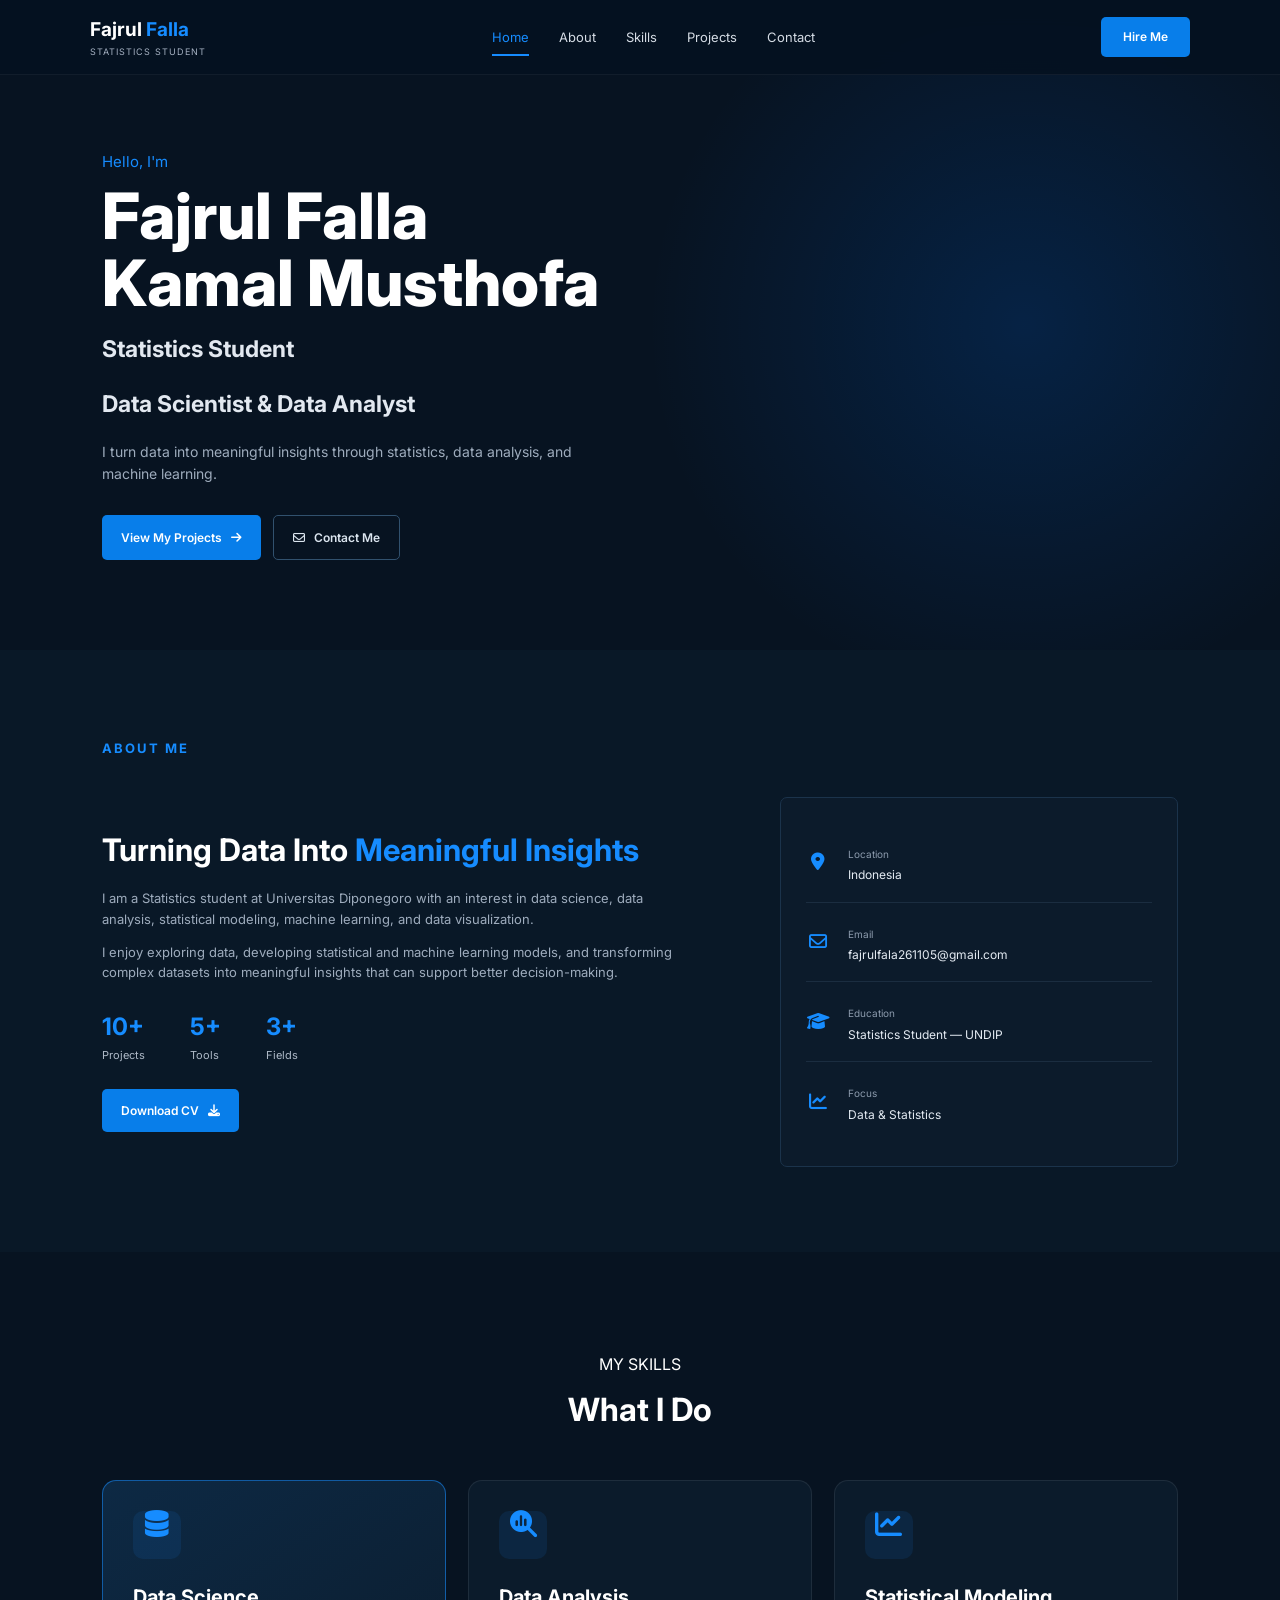
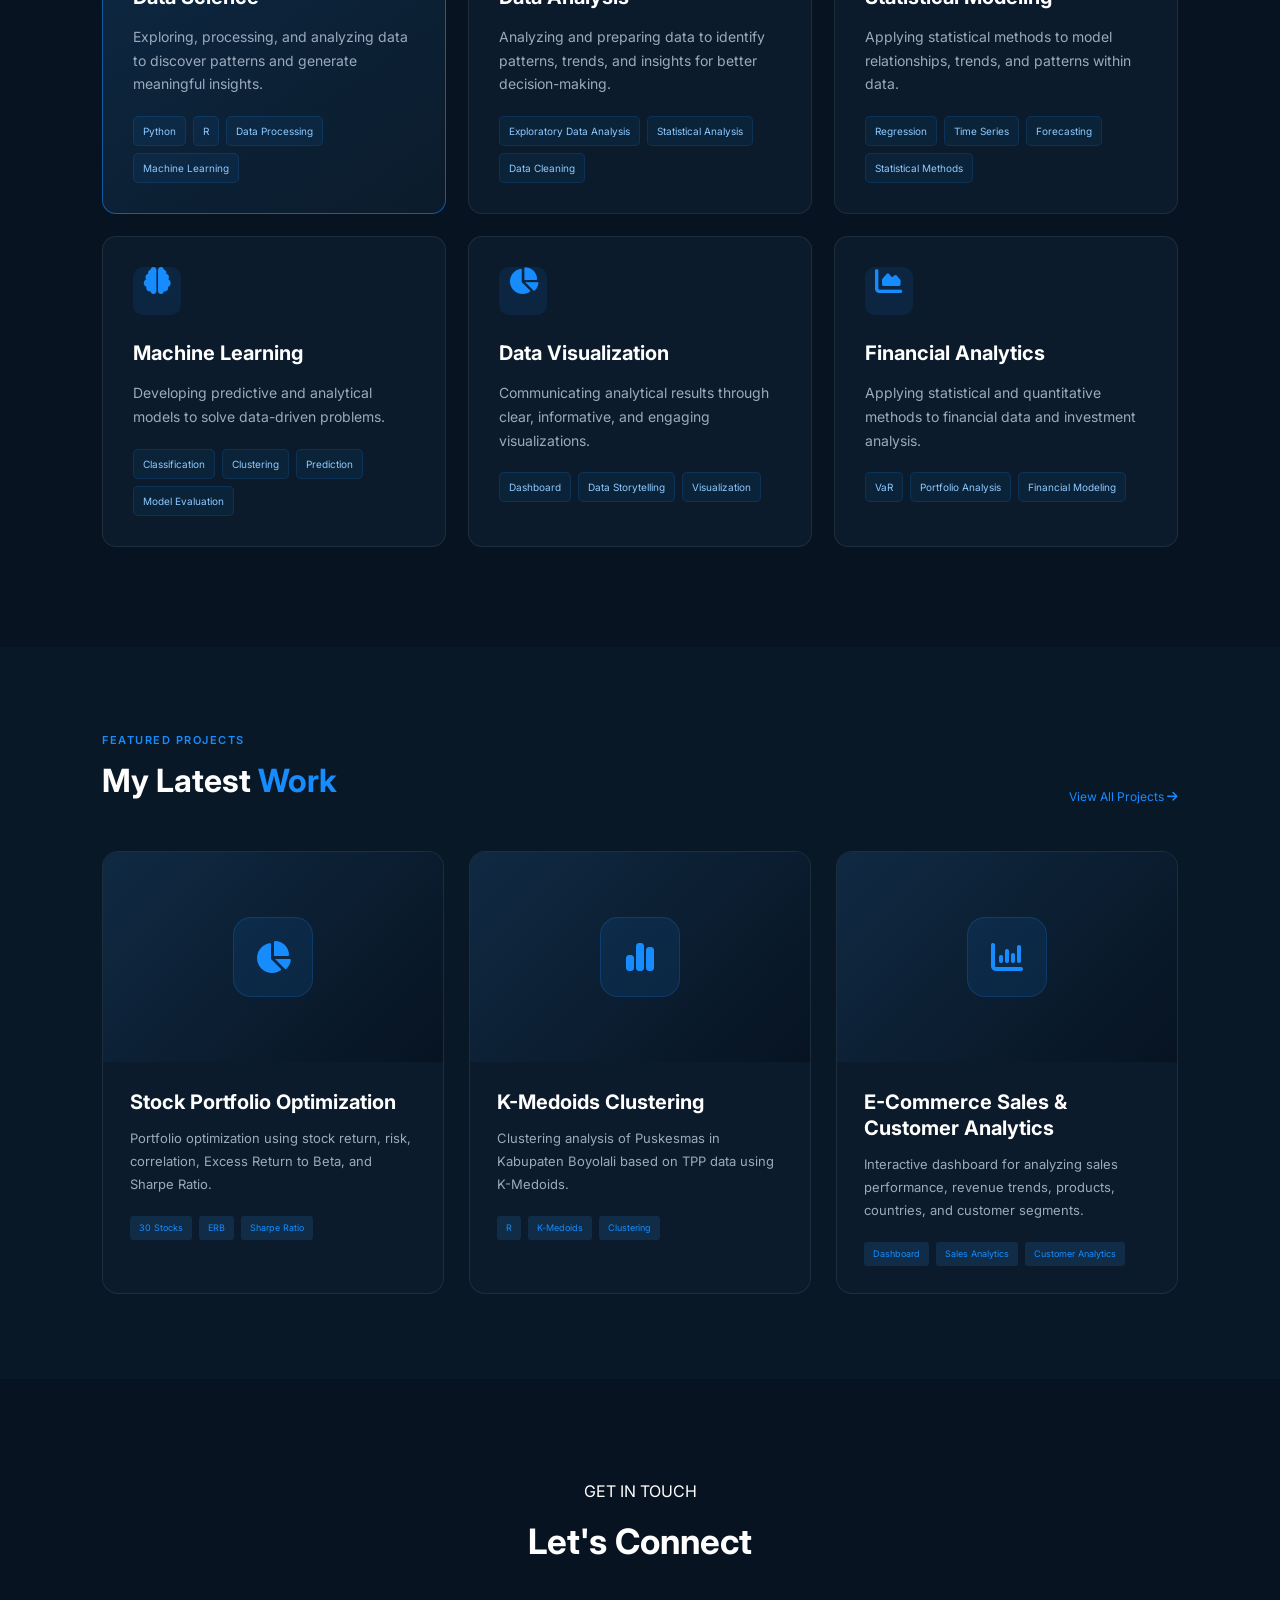
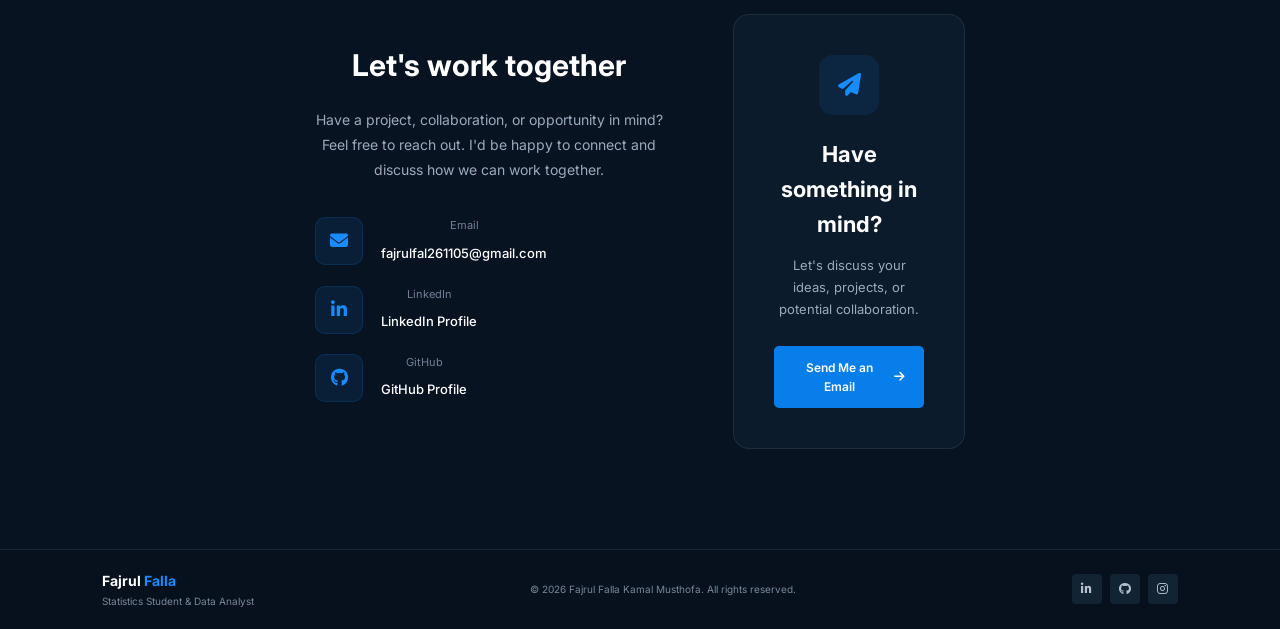
<file: index.html>
<!DOCTYPE html>
<html lang="en">
<head>
    <meta charset="UTF-8">
    <meta name="viewport" content="width=device-width, initial-scale=1.0">

    <title>Fajrul Falla Kamal Musthofa | Portfolio</title>

    <link rel="stylesheet" href="style.css">

    <!-- Google Font -->
    <link rel="preconnect" href="https://fonts.googleapis.com">
    <link rel="preconnect" href="https://fonts.gstatic.com" crossorigin>
    <link href="https://fonts.googleapis.com/css2?family=Inter:wght@400;500;600;700;800&display=swap" rel="stylesheet">

    <!-- Icons -->
    <link rel="stylesheet"
          href="https://cdnjs.cloudflare.com/ajax/libs/font-awesome/6.5.2/css/all.min.css">
</head>

<body>

    <!-- ================= NAVBAR ================= -->

    <header class="navbar">

        <div class="logo">
            <h2>Fajrul <span>Falla</span></h2>
            <p>STATISTICS STUDENT</p>
        </div>

        <nav class="nav-menu">
            <a href="#home" class="active">Home</a>
            <a href="#about">About</a>
            <a href="#skills">Skills</a>
            <a href="#projects">Projects</a>
            <a href="#contact">Contact</a>
        </nav>

        <a href="#contact" class="nav-button">
            Hire Me
        </a>

    </header>


    <!-- ================= HERO ================= -->

    <section id="home" class="hero">

        <div class="hero-content">

            <p class="hello">Hello, I'm</p>

            <h1>
                Fajrul Falla<br>
                Kamal Musthofa
            </h1>

            <h2>
                Statistics Student 
            </h2>

            <h2>
                Data Scientist & Data Analyst
            </h2>

            <p class="hero-description">
                I turn data into meaningful insights through statistics,
                data analysis, and machine learning.
            </p>

            <div class="hero-buttons">

                <a href="#projects" class="btn primary">
                    View My Projects
                    <i class="fa-solid fa-arrow-right"></i>
                </a>

                <a href="#contact" class="btn secondary">
                    <i class="fa-regular fa-envelope"></i>
                    Contact Me
                </a>

            </div>

        </div>

    </section>


    <!-- ================= ABOUT ================= -->

    <section id="about" class="section about">

        <div class="section-label">
            ABOUT ME
        </div>

        <div class="about-container">

            <div class="about-text">

                <h2>
                    Turning Data Into
                    <span>Meaningful Insights</span>
                </h2>

                <p>
                    I am a Statistics student at Universitas Diponegoro with an interest
                    in data science, data analysis, statistical modeling, machine learning,
                    and data visualization.
                </p>

                <p>
                    I enjoy exploring data, developing statistical and machine learning
                    models, and transforming complex datasets into meaningful insights
                    that can support better decision-making.
                </p>

                <div class="stats">

                    <div>
                        <strong>10+</strong>
                        <span>Projects</span>
                    </div>

                    <div>
                        <strong>5+</strong>
                        <span>Tools</span>
                    </div>

                    <div>
                        <strong>3+</strong>
                        <span>Fields</span>
                    </div>

                </div>

                <a href="./assets/CV Fajrul Falla Kamal Musthofa.pdf" class="btn primary">
                    Download CV
                    <i class="fa-solid fa-download"></i>
                </a>

            </div>


            <!-- INFO CARD -->

            <div class="info-card">

                <div class="info-item">

                    <i class="fa-solid fa-location-dot"></i>

                    <div>
                        <span>Location</span>
                        <p>Indonesia</p>
                    </div>

                </div>


                <div class="info-item">

                    <i class="fa-regular fa-envelope"></i>

                    <div>
                        <span>Email</span>
                        <p>fajrulfala261105@gmail.com</p>
                    </div>

                </div>


                <div class="info-item">

                    <i class="fa-solid fa-graduation-cap"></i>

                    <div>
                        <span>Education</span>
                        <p>Statistics Student — UNDIP</p>
                    </div>

                </div>


                <div class="info-item">

                    <i class="fa-solid fa-chart-line"></i>

                    <div>
                        <span>Focus</span>
                        <p>Data & Statistics</p>
                    </div>

                </div>

            </div>

        </div>

    </section>


    <!-- ================= SKILLS ================= -->

    <section id="skills" class="skills">
    <div class="section-container">

        <div class="section-title">
            <span>MY SKILLS</span>
            <h2>What I Do</h2>
        </div>

        <div class="skills-grid">

            <!-- Data Science -->
            <div class="skill-card featured">
                <div class="skill-icon">
                    <i class="fas fa-database"></i>
                </div>

                <h3>Data Science</h3>

                <p>
                    Exploring, processing, and analyzing data to discover
                    patterns and generate meaningful insights.
                </p>

                <div class="skill-tags">
                    <span>Python</span>
                    <span>R</span>
                    <span>Data Processing</span>
                    <span>Machine Learning</span>
                </div>
            </div>

            <!-- Data Analysis -->
            <div class="skill-card">
                <div class="skill-icon">
                    <i class="fas fa-magnifying-glass-chart"></i>
                </div>

                <h3>Data Analysis</h3>

                <p>
                    Analyzing and preparing data to identify patterns,
                    trends, and insights for better decision-making.
                </p>

                <div class="skill-tags">
                    <span>Exploratory Data Analysis</span>
                    <span>Statistical Analysis</span>
                    <span>Data Cleaning</span>
                </div>
            </div>

            <!-- Statistical Modeling -->
            <div class="skill-card">
                <div class="skill-icon">
                    <i class="fas fa-chart-line"></i>
                </div>

                <h3>Statistical Modeling</h3>

                <p>
                    Applying statistical methods to model relationships,
                    trends, and patterns within data.
                </p>

                <div class="skill-tags">
                    <span>Regression</span>
                    <span>Time Series</span>
                    <span>Forecasting</span>
                    <span>Statistical Methods</span>
                </div>
            </div>

            <!-- Machine Learning -->
            <div class="skill-card">
                <div class="skill-icon">
                    <i class="fas fa-brain"></i>
                </div>

                <h3>Machine Learning</h3>

                <p>
                    Developing predictive and analytical models
                    to solve data-driven problems.
                </p>

                <div class="skill-tags">
                    <span>Classification</span>
                    <span>Clustering</span>
                    <span>Prediction</span>
                    <span>Model Evaluation</span>
                </div>
            </div>

            <!-- Data Visualization -->
            <div class="skill-card">
                <div class="skill-icon">
                    <i class="fas fa-chart-pie"></i>
                </div>

                <h3>Data Visualization</h3>

                <p>
                    Communicating analytical results through clear,
                    informative, and engaging visualizations.
                </p>

                <div class="skill-tags">
                    <span>Dashboard</span>
                    <span>Data Storytelling</span>
                    <span>Visualization</span>
                </div>
            </div>

            <!-- Financial Analytics -->
            <div class="skill-card">
                <div class="skill-icon">
                    <i class="fas fa-chart-area"></i>
                </div>

                <h3>Financial Analytics</h3>

                <p>
                    Applying statistical and quantitative methods
                    to financial data and investment analysis.
                </p>

                <div class="skill-tags">
                    <span>VaR</span>
                    <span>Portfolio Analysis</span>
                    <span>Financial Modeling</span>
                </div>
            </div>

        </div>
    </div>
</section>


    <!-- ================= PROJECTS ================= -->

<section id="projects" class="section projects">

    <div class="section-title project-heading">

        <div>
            <p>FEATURED PROJECTS</p>

            <h2>
                My Latest <span>Work</span>
            </h2>
        </div>

        <a href="projects.html">
            View All Projects
            <i class="fa-solid fa-arrow-right"></i>
        </a>

    </div>


    <div class="projects-grid">


        <!-- PROJECT 1 - PORTFOLIO OPTIMIZATION -->

        <a href="portfolio-optimization.html" class="project-card">

            <div class="project-image">
                <div class="project-placeholder">
                    <i class="fa-solid fa-chart-pie"></i>
                </div>
            </div>

            <div class="project-content">

                <h3>
                    Stock Portfolio Optimization
                </h3>

                <p>
                    Portfolio optimization using stock return,
                    risk, correlation, Excess Return to Beta,
                    and Sharpe Ratio.
                </p>

                <div class="tags">
                    <span>30 Stocks</span>
                    <span>ERB</span>
                    <span>Sharpe Ratio</span>
                </div>

            </div>

        </a>


        <!-- PROJECT 2 - K-MEDOIDS -->

        <a href="kmedoids.html" class="project-card">

            <div class="project-image">
                <div class="project-placeholder">
                    <i class="fa-solid fa-chart-simple"></i>
                </div>
            </div>

            <div class="project-content">

                <h3>
                    K-Medoids Clustering
                </h3>

                <p>
                    Clustering analysis of Puskesmas in
                    Kabupaten Boyolali based on TPP data
                    using K-Medoids.
                </p>

                <div class="tags">
                    <span>R</span>
                    <span>K-Medoids</span>
                    <span>Clustering</span>
                </div>

            </div>

        </a>


        <!-- PROJECT 3 - E-COMMERCE DASHBOARD -->

        <a href="ecommerce-dashboard.html" class="project-card">

            <div class="project-image">
                <div class="project-placeholder">
                    <i class="fa-solid fa-chart-column"></i>
                </div>
            </div>

            <div class="project-content">

                <h3>
                    E-Commerce Sales & Customer Analytics
                </h3>

                <p>
                    Interactive dashboard for analyzing
                    sales performance, revenue trends,
                    products, countries, and customer segments.
                </p>

                <div class="tags">
                    <span>Dashboard</span>
                    <span>Sales Analytics</span>
                    <span>Customer Analytics</span>
                </div>

            </div>

        </a>


    </div>

</section>

    <!-- ================= CONTACT ================= -->

<section id="contact" class="contact">

    <div class="section-container">

        <div class="section-title">
            <span>GET IN TOUCH</span>
            <h2>Let's Connect</h2>
        </div>

        <div class="contact-content">

            <!-- Contact Text -->
            <div class="contact-text">

                <h3>
                    Let's work together
                </h3>

                <p>
                    Have a project, collaboration, or opportunity in mind?
                    Feel free to reach out. I'd be happy to connect and
                    discuss how we can work together.
                </p>

                <!-- Email -->
                <a href="mailto:fajrulfal261105@gmail.com"
                   class="contact-item">

                    <div class="contact-icon">
                        <i class="fas fa-envelope"></i>
                    </div>

                    <div>
                        <span>Email</span>
                        <strong>fajrulfal261105@gmail.com</strong>
                    </div>

                </a>


                <!-- LinkedIn -->
                <a href="https://www.linkedin.com/in/fajrul-falla-kamal-musthofa-932a87289/"
                   target="_blank"
                   rel="noopener noreferrer"
                   class="contact-item">

                    <div class="contact-icon">
                        <i class="fab fa-linkedin-in"></i>
                    </div>

                    <div>
                        <span>LinkedIn</span>
                        <strong>LinkedIn Profile</strong>
                    </div>

                </a>


                <!-- GitHub -->
                <a href="https://github.com/fajrulfala261105-pixel"
                   target="_blank"
                   rel="noopener noreferrer"
                   class="contact-item">

                    <div class="contact-icon">
                        <i class="fab fa-github"></i>
                    </div>

                    <div>
                        <span>GitHub</span>
                        <strong>GitHub Profile</strong>
                    </div>

                </a>

            </div>


            <!-- Contact CTA -->
            <div class="contact-card">

                <div class="contact-card-icon">
                    <i class="fas fa-paper-plane"></i>
                </div>

                <h3>
                    Have something in mind?
                </h3>

                <p>
                    Let's discuss your ideas, projects, or
                    potential collaboration.
                </p>

                <a href="mailto:fajrulfal261105@gmail.com"
                   class="btn primary">

                    Send Me an Email
                    <i class="fas fa-arrow-right"></i>

                </a>

            </div>

        </div>

    </div>

</section>

    <!-- ================= FOOTER ================= -->

    <footer>

        <div>

            <h3>
                Fajrul <span>Falla</span>
            </h3>

            <p>
                Statistics Student & Data Analyst
            </p>

        </div>


        <p>
            © 2026 Fajrul Falla Kamal Musthofa.
            All rights reserved.
        </p>


        <div class="socials">

            <a href="https://www.linkedin.com/in/fajrul-falla-kamal-musthofa-932a87289/">
                <i class="fa-brands fa-linkedin-in"></i>
            </a>

            <a href="https://github.com/fajrulfala261105-pixel">
                <i class="fa-brands fa-github"></i>
            </a>

            <a href="https://www.instagram.com/fajrul_936/">
                <i class="fa-brands fa-instagram"></i>
            </a>

        </div>

    </footer>


    <script src="script.js"></script>

</body>
</html>
</file>
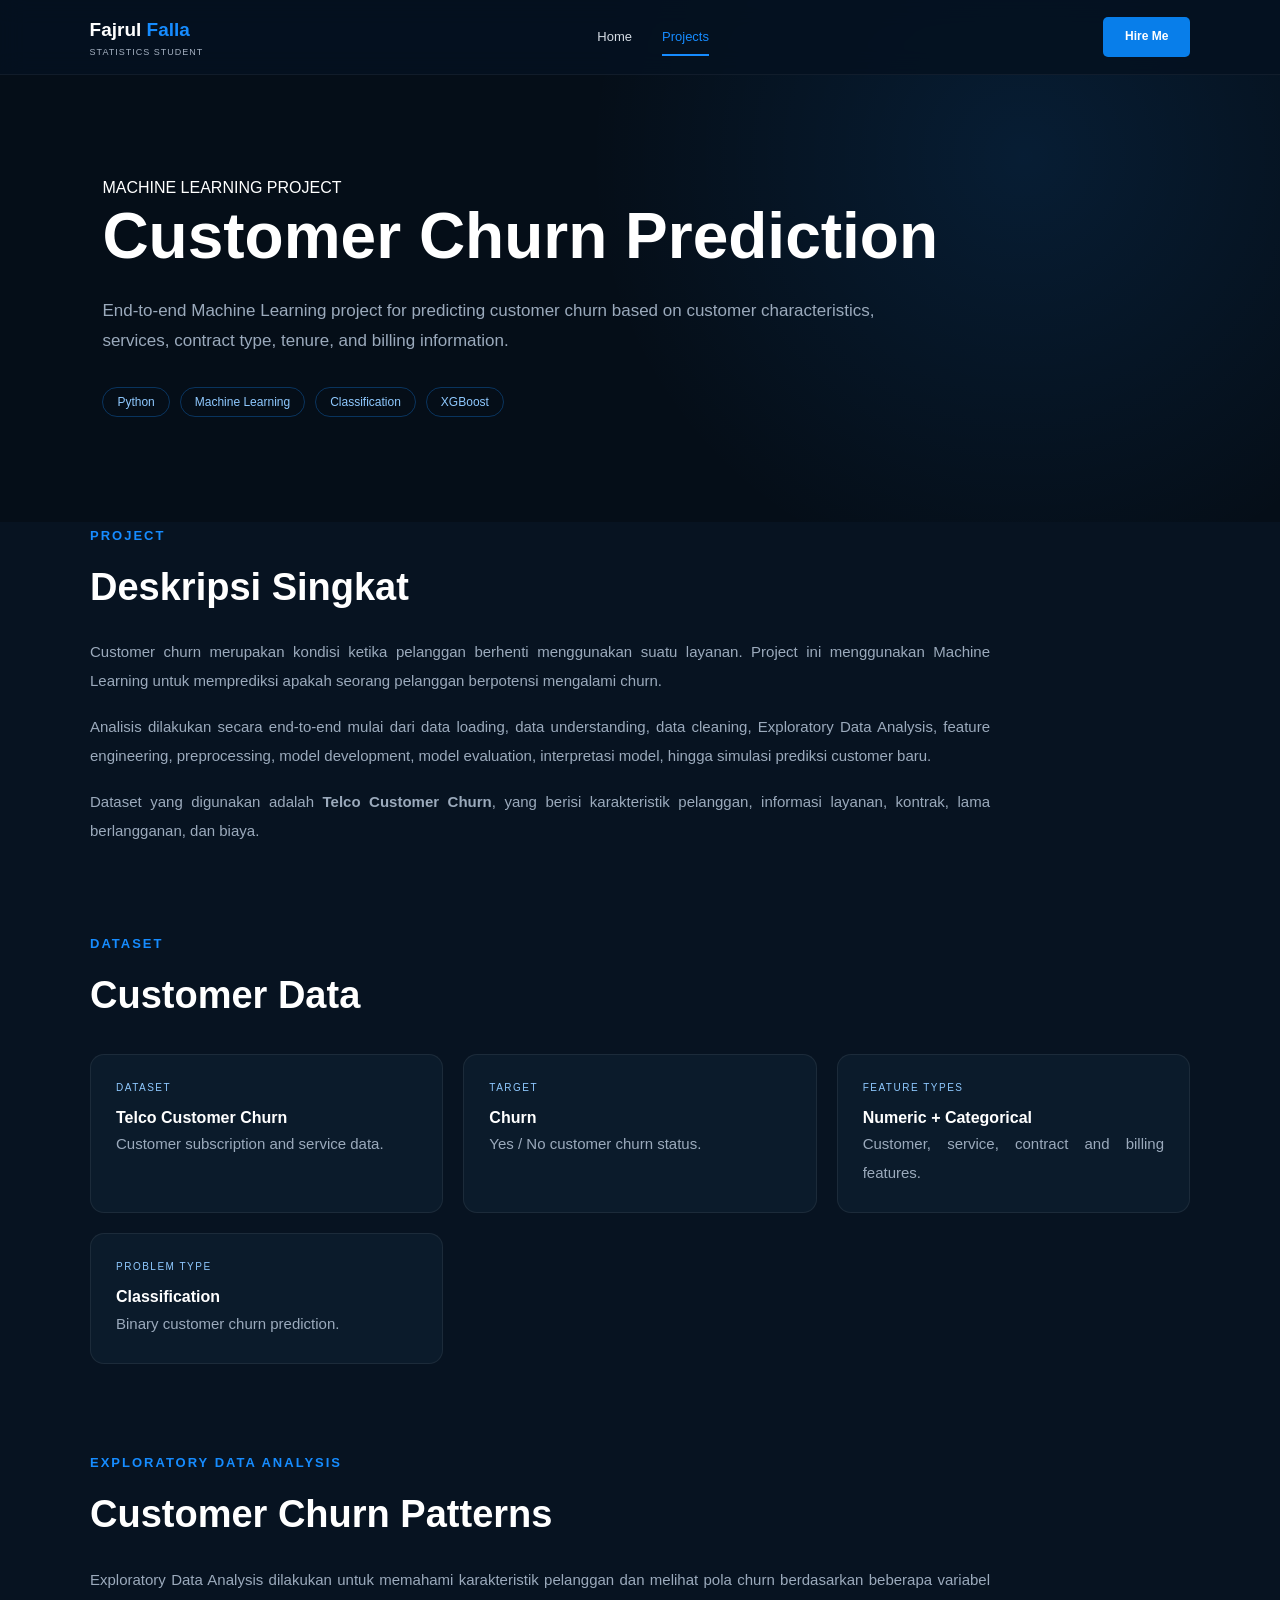
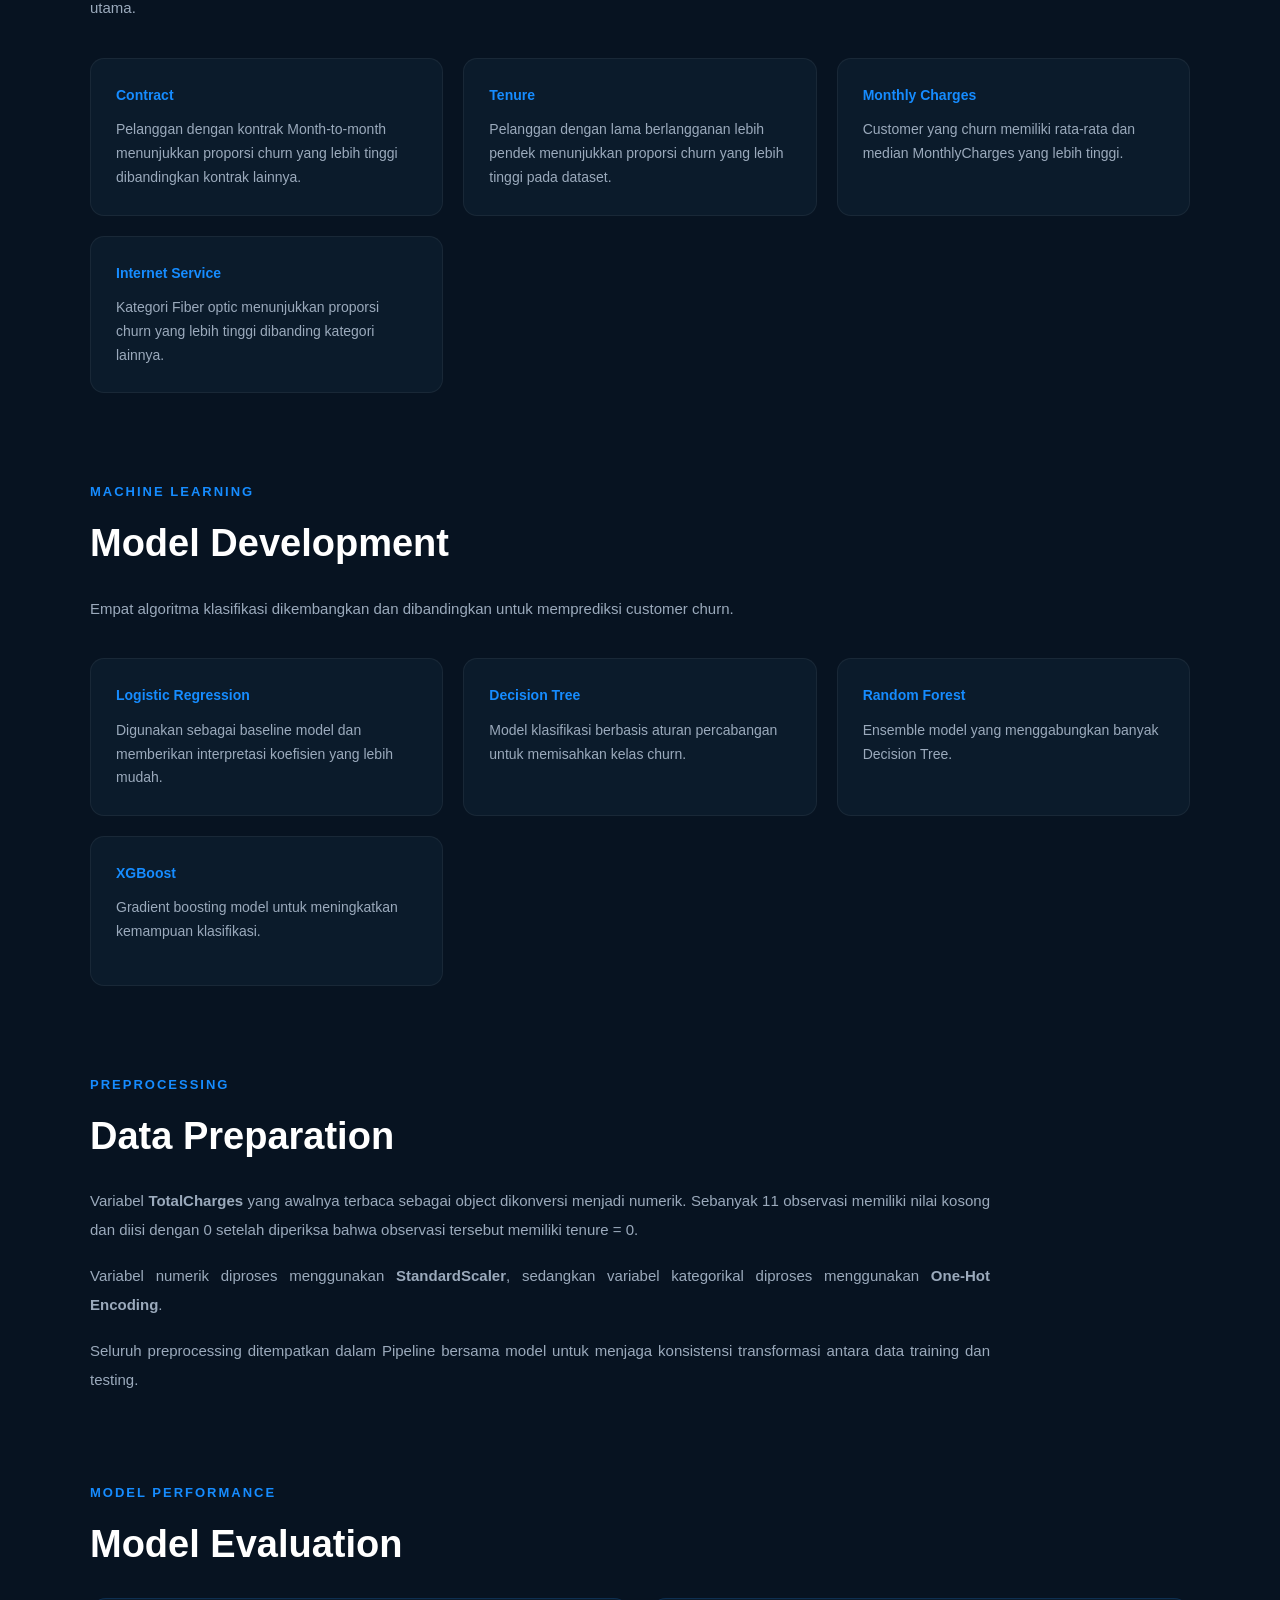
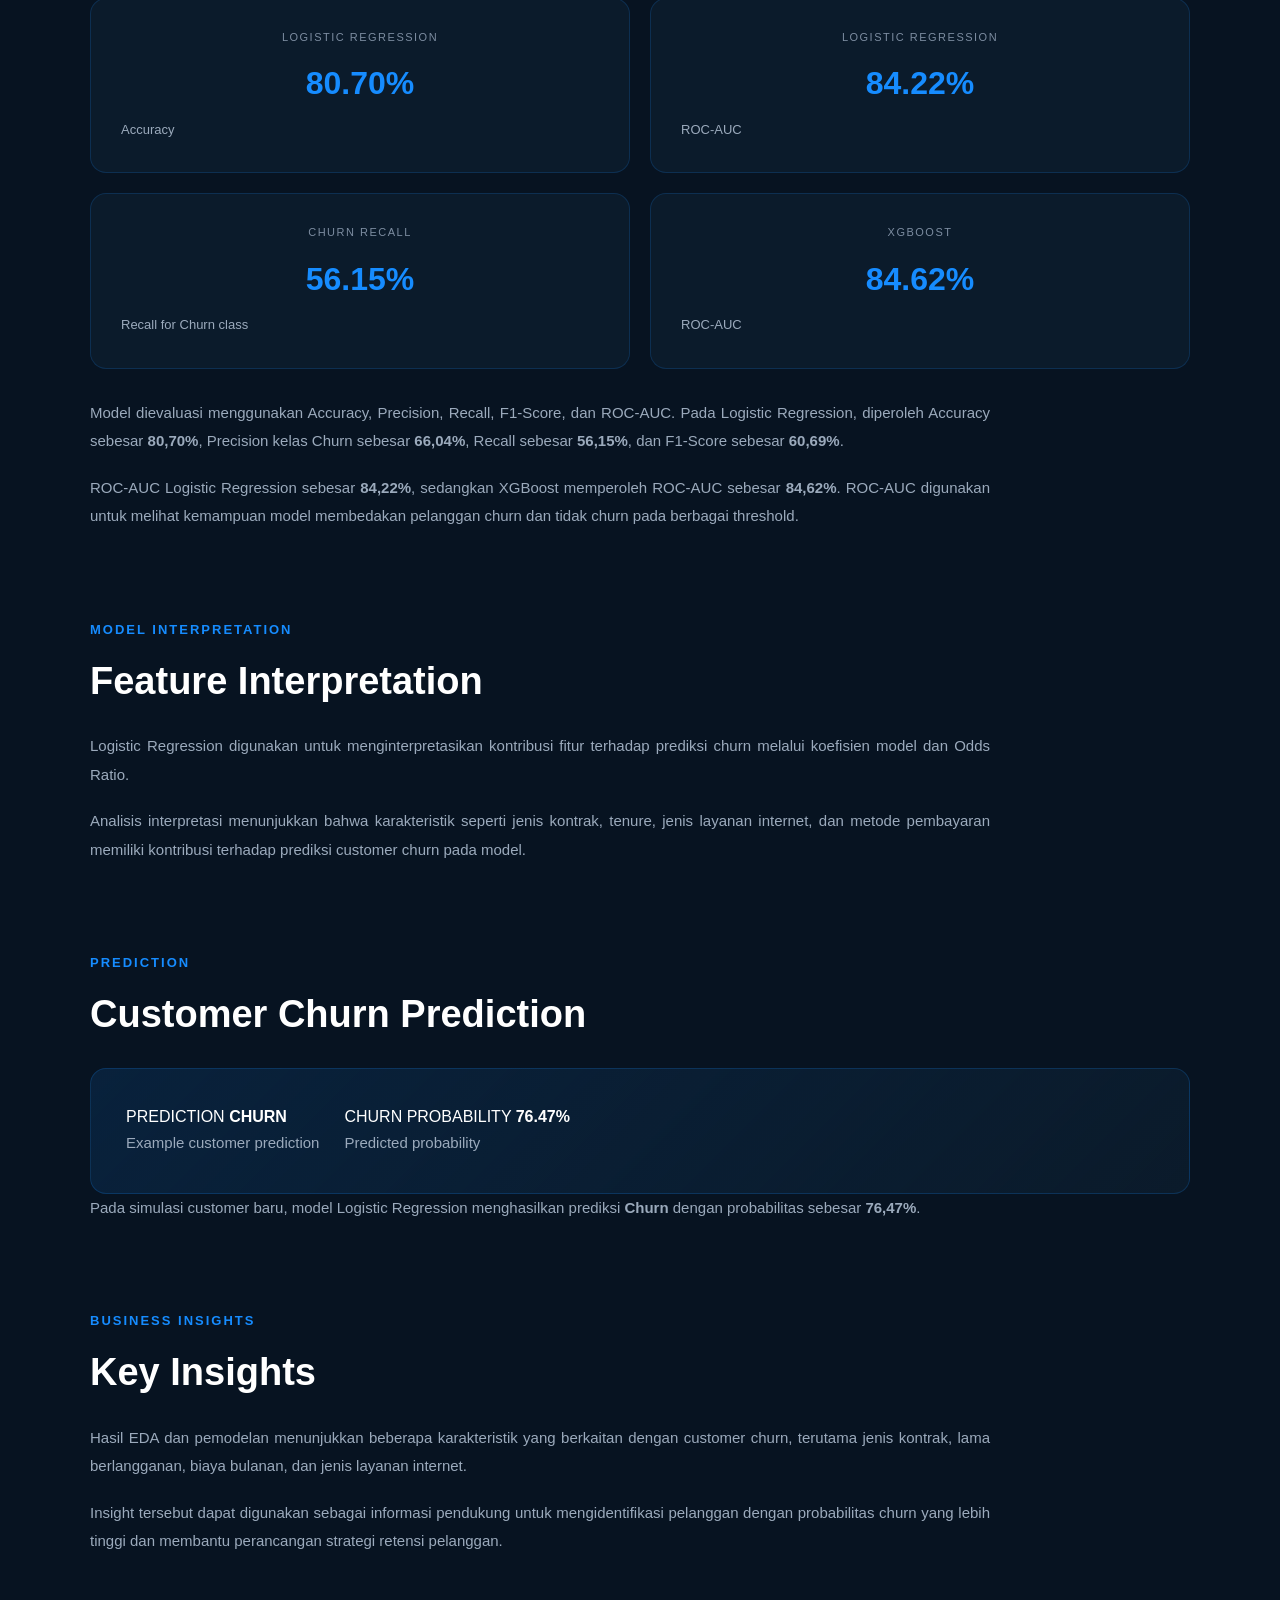
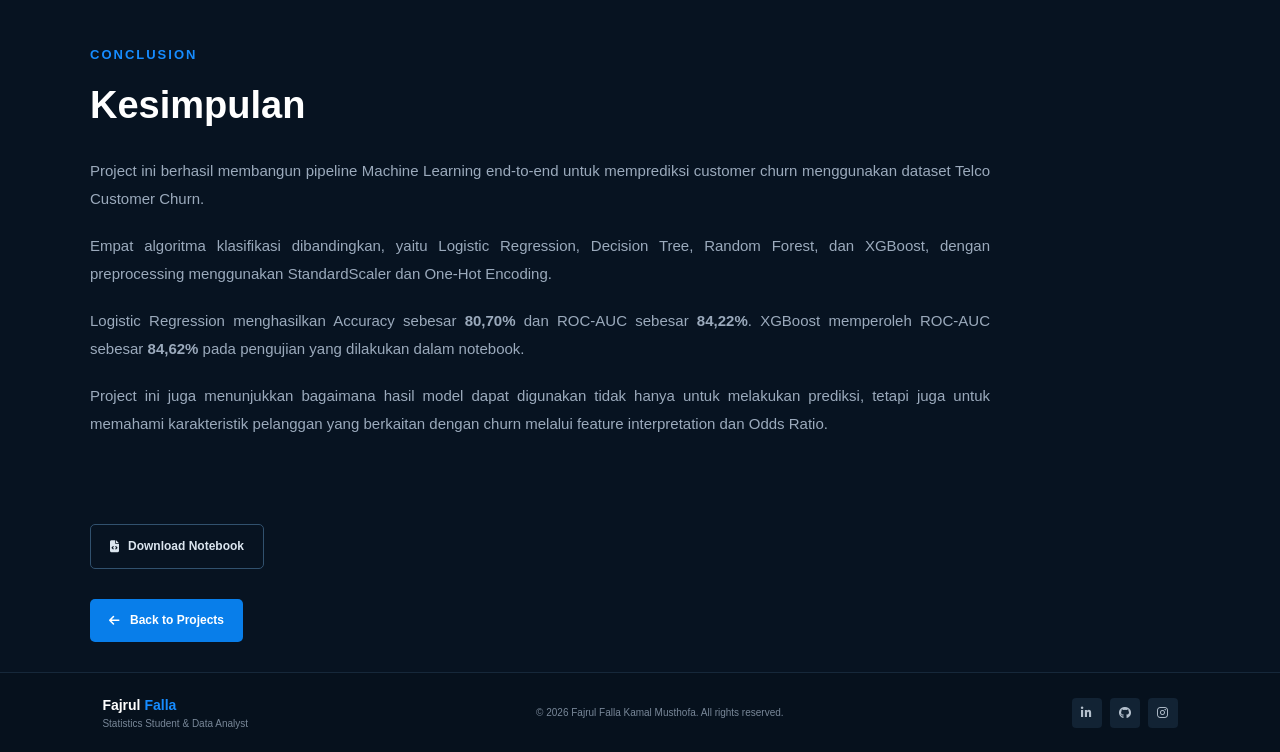
<file: customer-churn.html>
<!DOCTYPE html>
<html lang="en">

<head>

    <meta charset="UTF-8">
    <meta name="viewport" content="width=device-width, initial-scale=1.0">

    <title>
        Customer Churn Prediction | Fajrul Falla Kamal Musthofa
    </title>

    <link rel="stylesheet" href="style.css">

    <link rel="stylesheet"
        href="https://cdnjs.cloudflare.com/ajax/libs/font-awesome/6.5.2/css/all.min.css">

</head>

<body>

<!-- ================= NAVBAR ================= -->

    <header class="navbar">

        <div class="logo">
            <h2>Fajrul <span>Falla</span></h2>
            <p>STATISTICS STUDENT</p>
        </div>

        <nav class="nav-menu">
            <a href="index.html" >Home</a>
            <a href="#projects" class="active">Projects</a>
        </nav>

        <a href="index.html#contact" class="nav-button">
            Hire Me
        </a>

    </header>


<!-- HERO -->

<section class="project-detail-hero">

    <div class="project-detail-container">

        <span class="detail-label">
            MACHINE LEARNING PROJECT
        </span>

        <h1>
            Customer Churn Prediction
        </h1>

        <p class="detail-hero-description">
            End-to-end Machine Learning project for predicting
            customer churn based on customer characteristics,
            services, contract type, tenure, and billing information.
        </p>

        <div class="detail-tags">
            <span>Python</span>
            <span>Machine Learning</span>
            <span>Classification</span>
            <span>XGBoost</span>
        </div>

    </div>

</section>


<main class="project-detail-section">

    <div class="project-detail-container">


        <!-- PROJECT -->

        <section class="detail-block">

            <span class="section-label">
                PROJECT
            </span>

            <h2>
                Deskripsi Singkat
            </h2>

            <p>
                Customer churn merupakan kondisi ketika pelanggan
                berhenti menggunakan suatu layanan. Project ini
                menggunakan Machine Learning untuk memprediksi
                apakah seorang pelanggan berpotensi mengalami churn.
            </p>

            <p>
                Analisis dilakukan secara end-to-end mulai dari
                data loading, data understanding, data cleaning,
                Exploratory Data Analysis, feature engineering,
                preprocessing, model development, model evaluation,
                interpretasi model, hingga simulasi prediksi
                customer baru.
            </p>

            <p>
                Dataset yang digunakan adalah
                <strong>Telco Customer Churn</strong>, yang berisi
                karakteristik pelanggan, informasi layanan,
                kontrak, lama berlangganan, dan biaya.
            </p>

        </section>


        <!-- DATASET -->

        <section class="detail-block">

            <span class="section-label">
                DATASET
            </span>

            <h2>
                Customer Data
            </h2>

            <div class="var-info-grid">

                <div class="var-info-card">

                    <span>DATASET</span>

                    <strong>
                        Telco Customer Churn
                    </strong>

                    <p>
                        Customer subscription and service data.
                    </p>

                </div>


                <div class="var-info-card">

                    <span>TARGET</span>

                    <strong>
                        Churn
                    </strong>

                    <p>
                        Yes / No customer churn status.
                    </p>

                </div>


                <div class="var-info-card">

                    <span>FEATURE TYPES</span>

                    <strong>
                        Numeric + Categorical
                    </strong>

                    <p>
                        Customer, service, contract and billing features.
                    </p>

                </div>


                <div class="var-info-card">

                    <span>PROBLEM TYPE</span>

                    <strong>
                        Classification
                    </strong>

                    <p>
                        Binary customer churn prediction.
                    </p>

                </div>

            </div>

        </section>


        <!-- EDA -->

        <section class="detail-block">

            <span class="section-label">
                EXPLORATORY DATA ANALYSIS
            </span>

            <h2>
                Customer Churn Patterns
            </h2>

            <p>
                Exploratory Data Analysis dilakukan untuk memahami
                karakteristik pelanggan dan melihat pola churn
                berdasarkan beberapa variabel utama.
            </p>

            <div class="cluster-summary">

                <div class="cluster-item">

                    <span>
                        Contract
                    </span>

                    <p>
                        Pelanggan dengan kontrak Month-to-month
                        menunjukkan proporsi churn yang lebih tinggi
                        dibandingkan kontrak lainnya.
                    </p>

                </div>


                <div class="cluster-item">

                    <span>
                        Tenure
                    </span>

                    <p>
                        Pelanggan dengan lama berlangganan lebih pendek
                        menunjukkan proporsi churn yang lebih tinggi
                        pada dataset.
                    </p>

                </div>


                <div class="cluster-item">

                    <span>
                        Monthly Charges
                    </span>

                    <p>
                        Customer yang churn memiliki rata-rata dan
                        median MonthlyCharges yang lebih tinggi.
                    </p>

                </div>


                <div class="cluster-item">

                    <span>
                        Internet Service
                    </span>

                    <p>
                        Kategori Fiber optic menunjukkan proporsi churn
                        yang lebih tinggi dibanding kategori lainnya.
                    </p>

                </div>

            </div>

        </section>


        <!-- METHODOLOGY -->

        <section class="detail-block">

            <span class="section-label">
                MACHINE LEARNING
            </span>

            <h2>
                Model Development
            </h2>

            <p>
                Empat algoritma klasifikasi dikembangkan dan
                dibandingkan untuk memprediksi customer churn.
            </p>

            <div class="cluster-summary">

                <div class="cluster-item">

                    <span>
                        Logistic Regression
                    </span>

                    <p>
                        Digunakan sebagai baseline model dan memberikan
                        interpretasi koefisien yang lebih mudah.
                    </p>

                </div>


                <div class="cluster-item">

                    <span>
                        Decision Tree
                    </span>

                    <p>
                        Model klasifikasi berbasis aturan percabangan
                        untuk memisahkan kelas churn.
                    </p>

                </div>


                <div class="cluster-item">

                    <span>
                        Random Forest
                    </span>

                    <p>
                        Ensemble model yang menggabungkan banyak
                        Decision Tree.
                    </p>

                </div>


                <div class="cluster-item">

                    <span>
                        XGBoost
                    </span>

                    <p>
                        Gradient boosting model untuk meningkatkan
                        kemampuan klasifikasi.
                    </p>

                </div>

            </div>

        </section>


        <!-- PREPROCESSING -->

        <section class="detail-block">

            <span class="section-label">
                PREPROCESSING
            </span>

            <h2>
                Data Preparation
            </h2>

            <p>
                Variabel <strong>TotalCharges</strong> yang awalnya
                terbaca sebagai object dikonversi menjadi numerik.
                Sebanyak 11 observasi memiliki nilai kosong dan
                diisi dengan 0 setelah diperiksa bahwa observasi
                tersebut memiliki tenure = 0.
            </p>

            <p>
                Variabel numerik diproses menggunakan
                <strong>StandardScaler</strong>, sedangkan variabel
                kategorikal diproses menggunakan
                <strong>One-Hot Encoding</strong>.
            </p>

            <p>
                Seluruh preprocessing ditempatkan dalam Pipeline
                bersama model untuk menjaga konsistensi transformasi
                antara data training dan testing.
            </p>

        </section>


        <!-- PERFORMANCE -->

        <section class="detail-block">

            <span class="section-label">
                MODEL PERFORMANCE
            </span>

            <h2>
                Model Evaluation
            </h2>

            <div class="portfolio-result">


                <div class="portfolio-result-card">

                    <span>
                        LOGISTIC REGRESSION
                    </span>

                    <strong>
                        80.70%
                    </strong>

                    <p>
                        Accuracy
                    </p>

                </div>


                <div class="portfolio-result-card">

                    <span>
                        LOGISTIC REGRESSION
                    </span>

                    <strong>
                        84.22%
                    </strong>

                    <p>
                        ROC-AUC
                    </p>

                </div>


                <div class="portfolio-result-card">

                    <span>
                        CHURN RECALL
                    </span>

                    <strong>
                        56.15%
                    </strong>

                    <p>
                        Recall for Churn class
                    </p>

                </div>


                <div class="portfolio-result-card">

                    <span>
                        XGBOOST
                    </span>

                    <strong>
                        84.62%
                    </strong>

                    <p>
                        ROC-AUC
                    </p>

                </div>

            </div>


            <p>
                Model dievaluasi menggunakan Accuracy, Precision,
                Recall, F1-Score, dan ROC-AUC. Pada Logistic Regression,
                diperoleh Accuracy sebesar <strong>80,70%</strong>,
                Precision kelas Churn sebesar <strong>66,04%</strong>,
                Recall sebesar <strong>56,15%</strong>, dan
                F1-Score sebesar <strong>60,69%</strong>.
            </p>

            <p>
                ROC-AUC Logistic Regression sebesar
                <strong>84,22%</strong>, sedangkan XGBoost memperoleh
                ROC-AUC sebesar <strong>84,62%</strong>.
                ROC-AUC digunakan untuk melihat kemampuan model
                membedakan pelanggan churn dan tidak churn pada
                berbagai threshold.
            </p>

        </section>


        <!-- INTERPRETATION -->

        <section class="detail-block">

            <span class="section-label">
                MODEL INTERPRETATION
            </span>

            <h2>
                Feature Interpretation
            </h2>

            <p>
                Logistic Regression digunakan untuk menginterpretasikan
                kontribusi fitur terhadap prediksi churn melalui
                koefisien model dan Odds Ratio.
            </p>

            <p>
                Analisis interpretasi menunjukkan bahwa karakteristik
                seperti jenis kontrak, tenure, jenis layanan internet,
                dan metode pembayaran memiliki kontribusi terhadap
                prediksi customer churn pada model.
            </p>

        </section>


        <!-- PREDICTION -->

        <section class="detail-block">

            <span class="section-label">
                PREDICTION
            </span>

            <h2>
                Customer Churn Prediction
            </h2>

            <div class="var-main-result">

                <div class="var-result-card">

                    <span>
                        PREDICTION
                    </span>

                    <strong>
                        CHURN
                    </strong>

                    <p>
                        Example customer prediction
                    </p>

                </div>


                <div class="var-result-card">

                    <span>
                        CHURN PROBABILITY
                    </span>

                    <strong>
                        76.47%
                    </strong>

                    <p>
                        Predicted probability
                    </p>

                </div>

            </div>

            <p>
                Pada simulasi customer baru, model Logistic Regression
                menghasilkan prediksi <strong>Churn</strong> dengan
                probabilitas sebesar <strong>76,47%</strong>.
            </p>

        </section>


        <!-- BUSINESS INSIGHTS -->

        <section class="detail-block">

            <span class="section-label">
                BUSINESS INSIGHTS
            </span>

            <h2>
                Key Insights
            </h2>

            <p>
                Hasil EDA dan pemodelan menunjukkan beberapa karakteristik
                yang berkaitan dengan customer churn, terutama jenis
                kontrak, lama berlangganan, biaya bulanan, dan jenis
                layanan internet.
            </p>

            <p>
                Insight tersebut dapat digunakan sebagai informasi
                pendukung untuk mengidentifikasi pelanggan dengan
                probabilitas churn yang lebih tinggi dan membantu
                perancangan strategi retensi pelanggan.
            </p>

        </section>


        <!-- CONCLUSION -->

        <section class="detail-block">

            <span class="section-label">
                CONCLUSION
            </span>

            <h2>
                Kesimpulan
            </h2>

            <p>
                Project ini berhasil membangun pipeline Machine Learning
                end-to-end untuk memprediksi customer churn menggunakan
                dataset Telco Customer Churn.
            </p>

            <p>
                Empat algoritma klasifikasi dibandingkan, yaitu
                Logistic Regression, Decision Tree, Random Forest,
                dan XGBoost, dengan preprocessing menggunakan
                StandardScaler dan One-Hot Encoding.
            </p>

            <p>
                Logistic Regression menghasilkan Accuracy sebesar
                <strong>80,70%</strong> dan ROC-AUC sebesar
                <strong>84,22%</strong>. XGBoost memperoleh ROC-AUC
                sebesar <strong>84,62%</strong> pada pengujian yang
                dilakukan dalam notebook.
            </p>

            <p>
                Project ini juga menunjukkan bagaimana hasil model
                dapat digunakan tidak hanya untuk melakukan prediksi,
                tetapi juga untuk memahami karakteristik pelanggan
                yang berkaitan dengan churn melalui feature
                interpretation dan Odds Ratio.
            </p>

        </section>


        <!-- ACTION -->

        <div class="detail-actions">

            <a href="./assets/Customer_Churn_Prediction_Using_Machine_Learning_Documented.ipynb"
               download
               class="btn secondary">

                <i class="fas fa-file-code"></i>
                Download Notebook

            </a>

        </div>


        <div class="detail-back">

            <a href="projects.html" class="btn primary">

                <i class="fas fa-arrow-left"></i>
                Back to Projects

            </a>

        </div>

    </div>

</main>


<!-- ================= FOOTER ================= -->

    <footer>

        <div>

            <h3>
                Fajrul <span>Falla</span>
            </h3>

            <p>
                Statistics Student & Data Analyst
            </p>

        </div>


        <p>
            © 2026 Fajrul Falla Kamal Musthofa.
            All rights reserved.
        </p>


        <div class="socials">

            <a href="https://www.linkedin.com/in/fajrul-falla-kamal-musthofa-932a87289/">
                <i class="fa-brands fa-linkedin-in"></i>
            </a>

            <a href="#">
                <i class="fa-brands fa-github"></i>
            </a>

            <a href="#">
                <i class="fa-brands fa-instagram"></i>
            </a>

        </div>

    </footer>

</body>
</html>
</file>
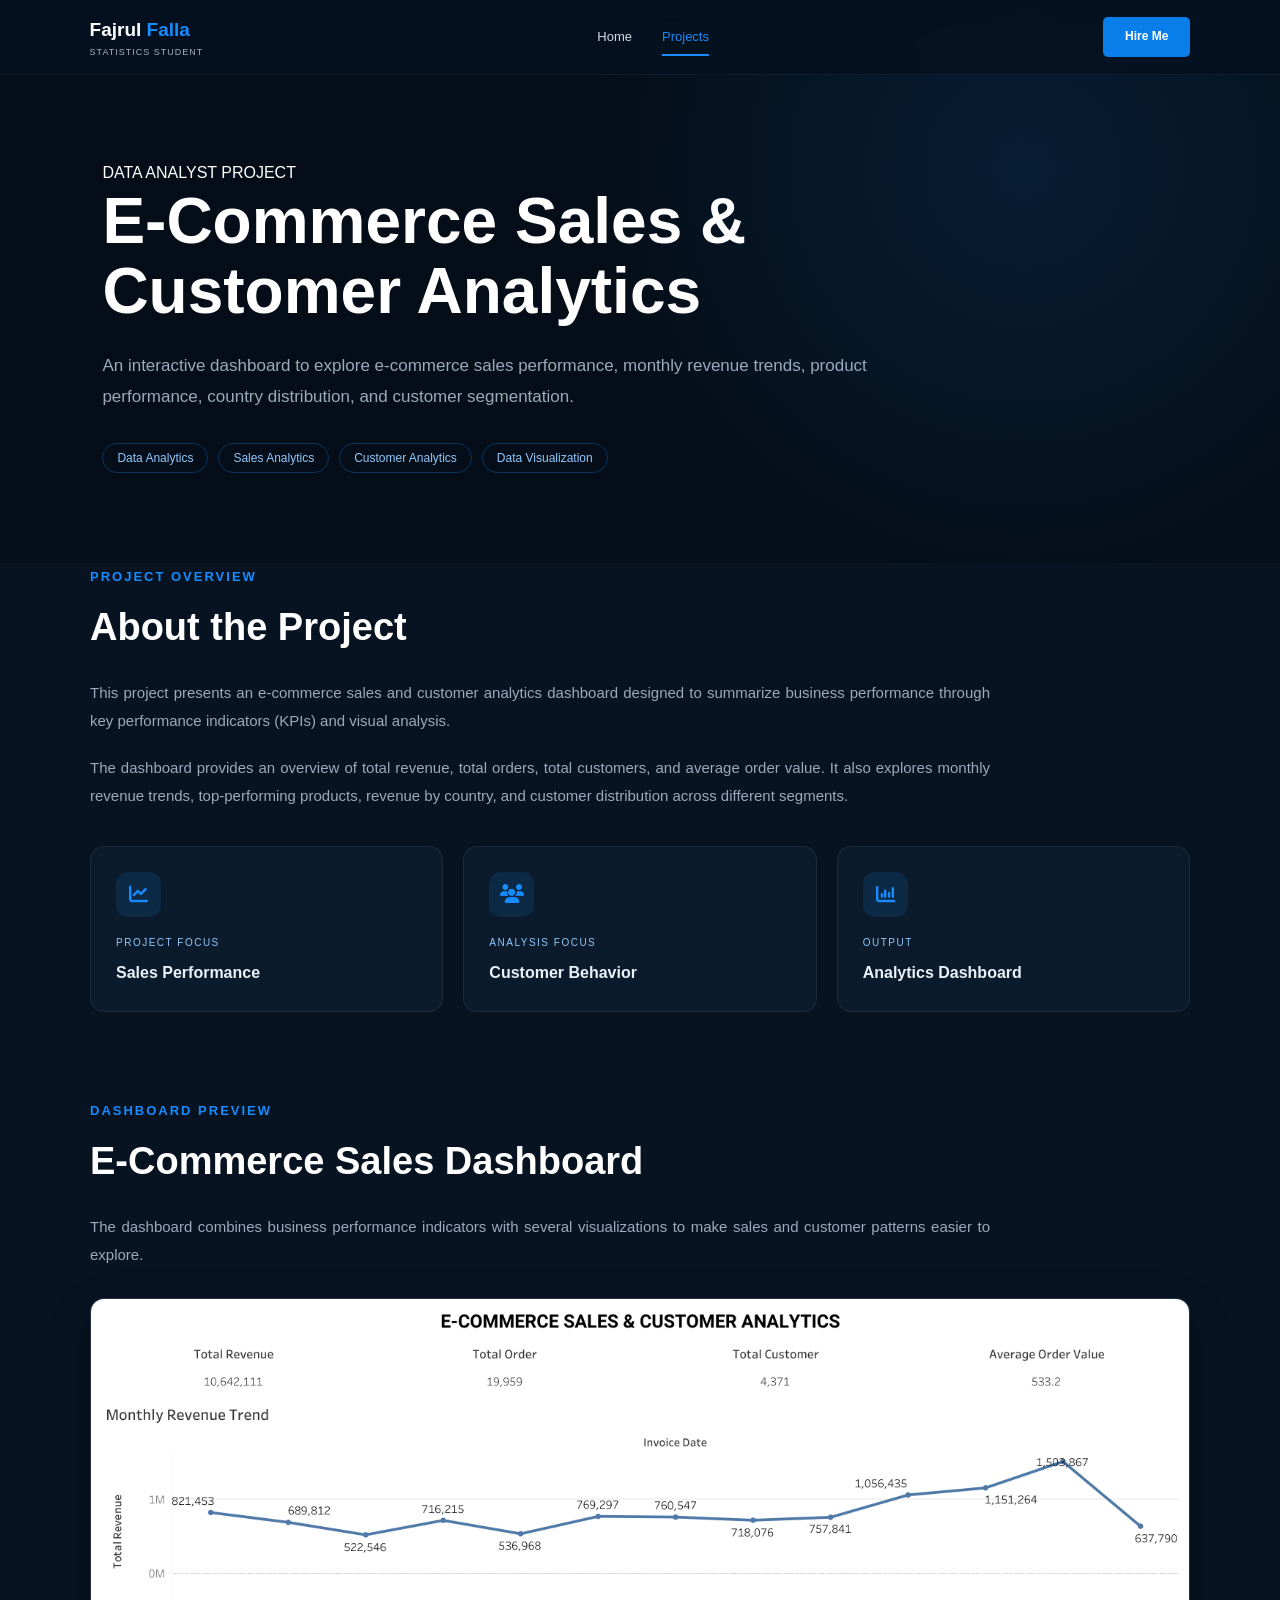
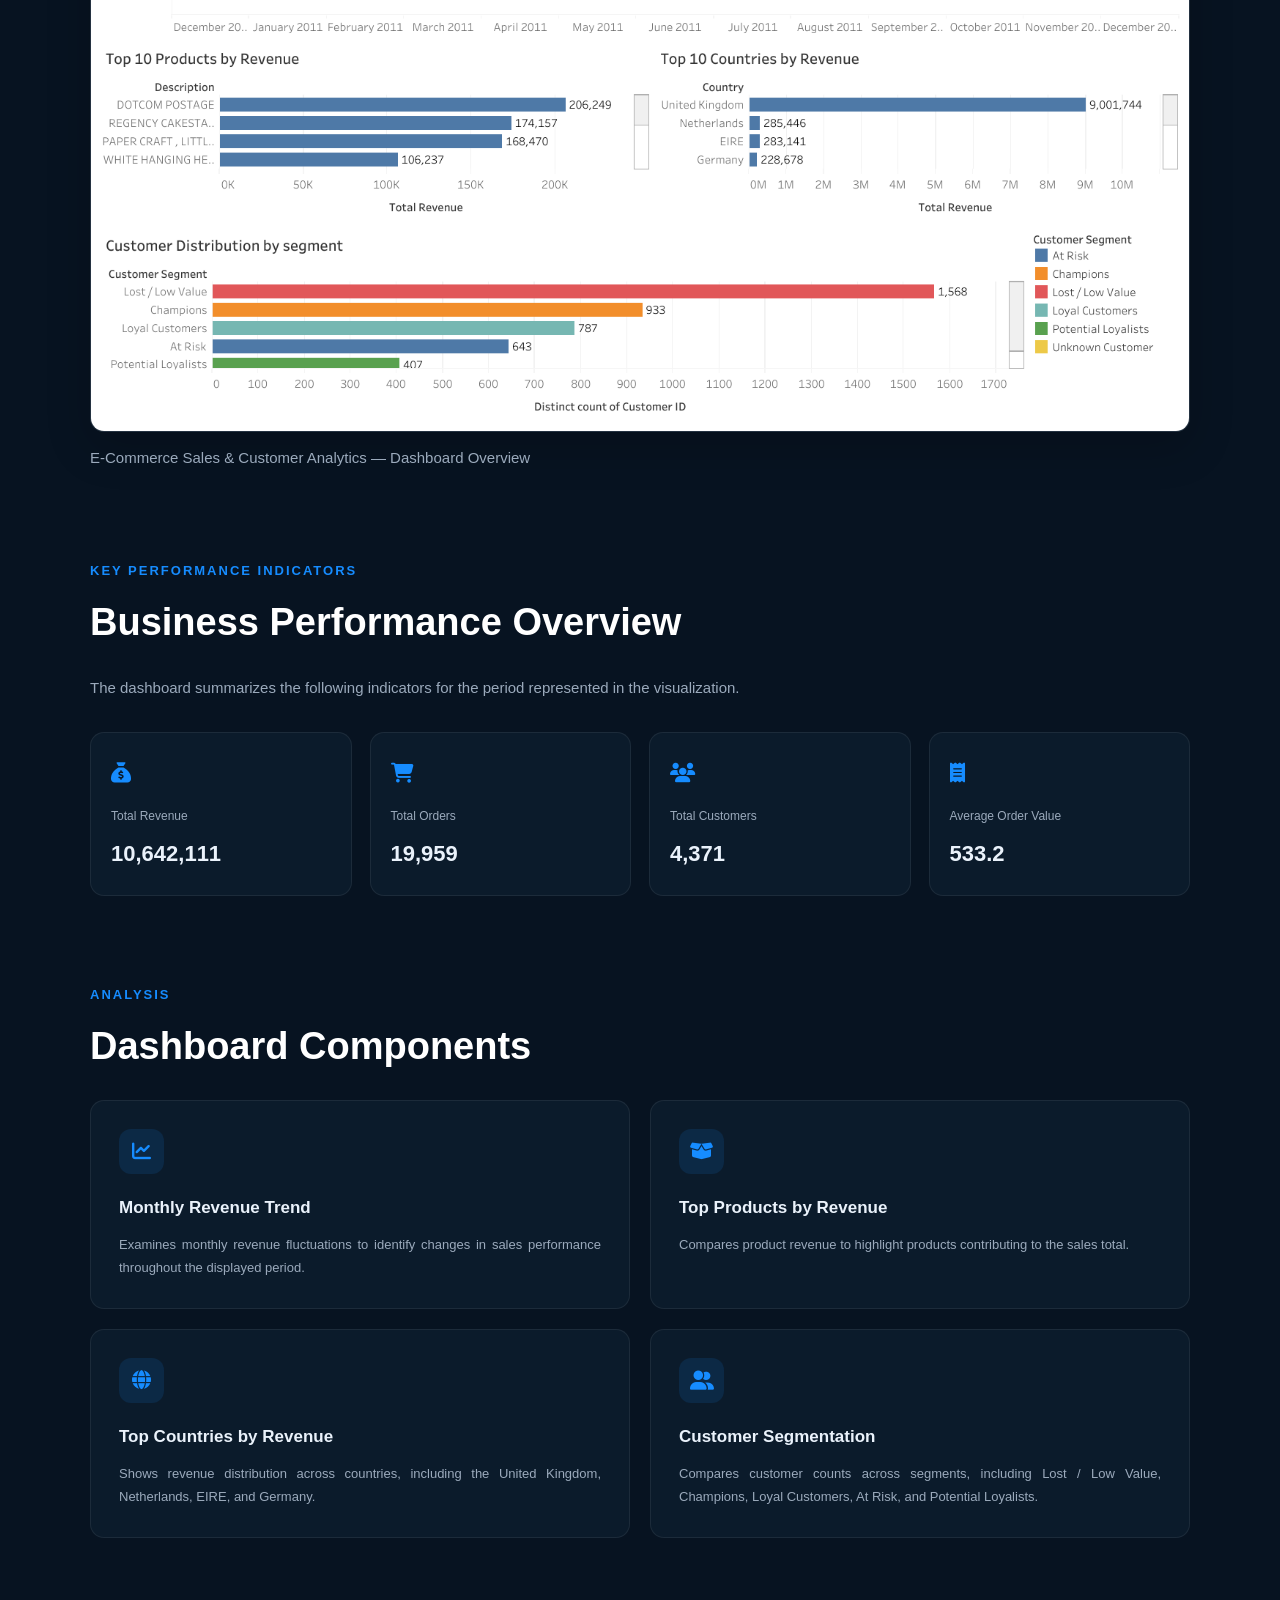
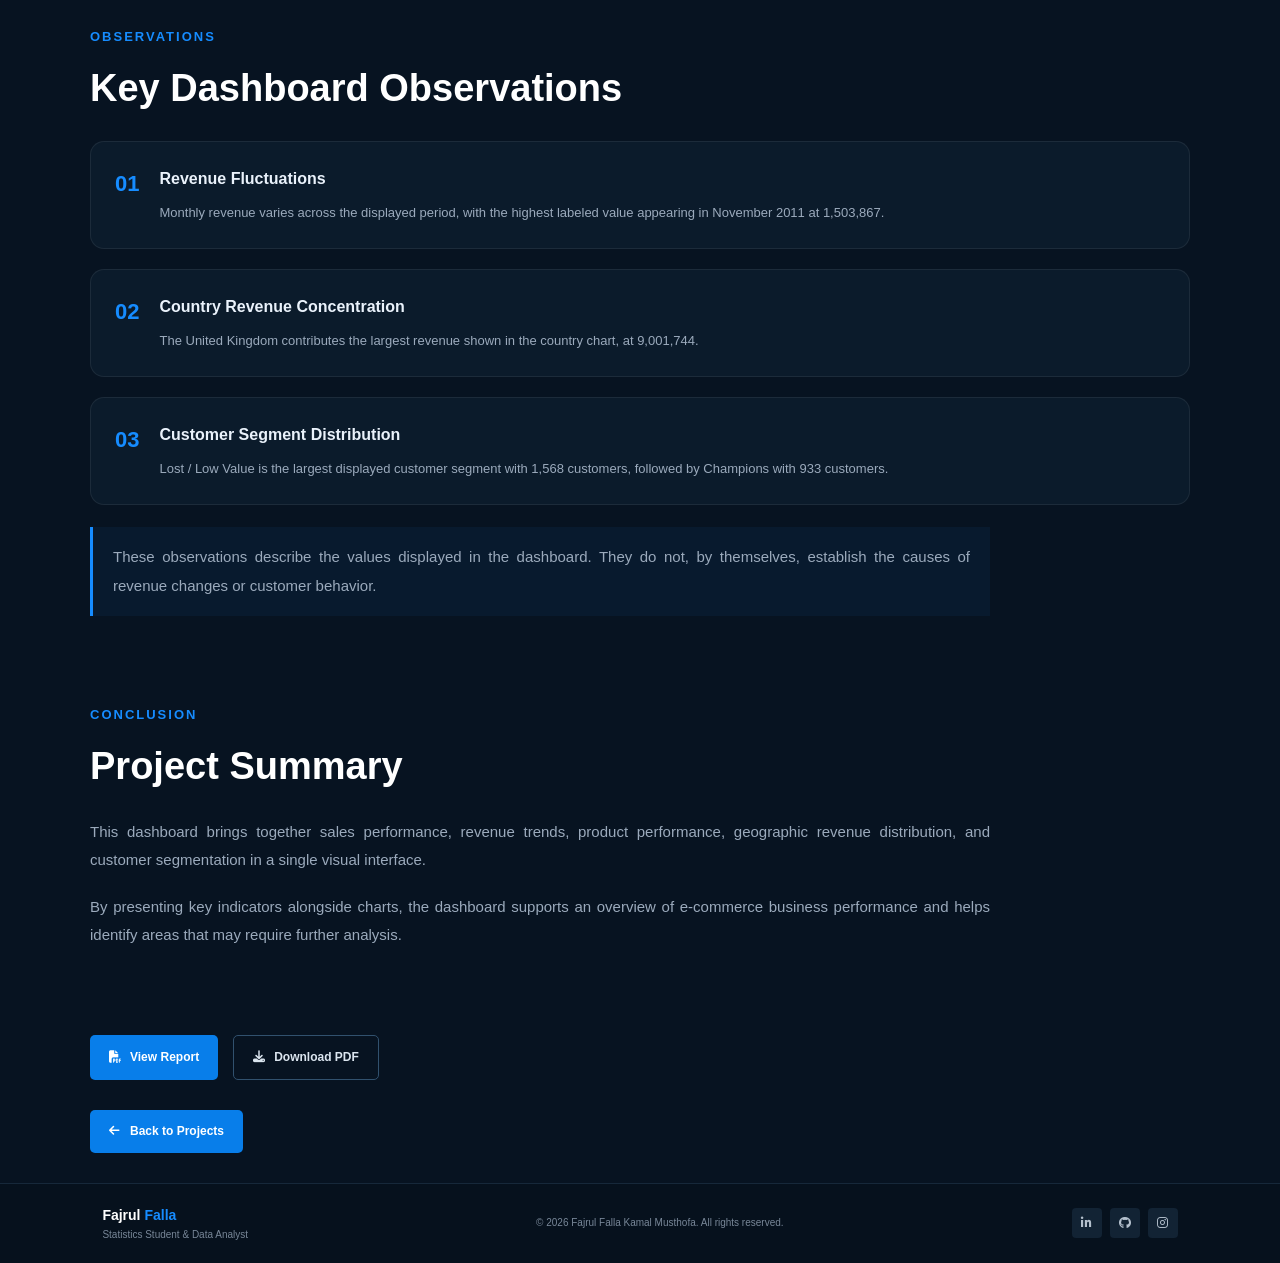
<file: ecommerce-dashboard.html>
<!DOCTYPE html>
<html lang="en">
<head>
    <meta charset="UTF-8">
    <meta name="viewport" content="width=device-width, initial-scale=1.0">

    <title>E-Commerce Sales & Customer Analytics | Fajrul Falla Kamal Musthofa</title>

    <link rel="stylesheet" href="style.css">
    <link rel="stylesheet"
          href="https://cdnjs.cloudflare.com/ajax/libs/font-awesome/6.5.2/css/all.min.css">
</head>

<body>

    <!-- ================= NAVBAR ================= -->

    <header class="navbar">

        <div class="logo">
            <h2>Fajrul <span>Falla</span></h2>
            <p>STATISTICS STUDENT</p>
        </div>

        <nav class="nav-menu">
            <a href="index.html" >Home</a>
            <a href="#projects" class="active">Projects</a>
        </nav>

        <a href="index.html#contact" class="nav-button">
            Hire Me
        </a>

    </header>


    <!-- PROJECT HERO -->
    <section class="project-detail-hero ecommerce-hero">
        <div class="project-detail-container">

            <span class="detail-label">DATA ANALYST PROJECT</span>

            <h1>E-Commerce Sales & Customer Analytics</h1>

            <p class="ecommerce-hero-description">
                An interactive dashboard to explore e-commerce sales performance,
                monthly revenue trends, product performance, country distribution,
                and customer segmentation.
            </p>

            <div class="detail-tags">
                <span>Data Analytics</span>
                <span>Sales Analytics</span>
                <span>Customer Analytics</span>
                <span>Data Visualization</span>
            </div>

        </div>
    </section>


    <!-- PROJECT CONTENT -->
    <main class="project-detail-section">

        <div class="project-detail-container">

            <!-- OVERVIEW -->
            <section class="detail-block">

                <span class="section-label">PROJECT OVERVIEW</span>

                <h2>About the Project</h2>

                <p>
                    This project presents an e-commerce sales and customer
                    analytics dashboard designed to summarize business
                    performance through key performance indicators (KPIs)
                    and visual analysis.
                </p>

                <p>
                    The dashboard provides an overview of total revenue,
                    total orders, total customers, and average order value.
                    It also explores monthly revenue trends, top-performing
                    products, revenue by country, and customer distribution
                    across different segments.
                </p>

                <div class="ecommerce-info-grid">

                    <div class="ecommerce-info-card">
                        <div class="ecommerce-info-icon">
                            <i class="fas fa-chart-line"></i>
                        </div>
                        <span>PROJECT FOCUS</span>
                        <h3>Sales Performance</h3>
                    </div>

                    <div class="ecommerce-info-card">
                        <div class="ecommerce-info-icon">
                            <i class="fas fa-users"></i>
                        </div>
                        <span>ANALYSIS FOCUS</span>
                        <h3>Customer Behavior</h3>
                    </div>

                    <div class="ecommerce-info-card">
                        <div class="ecommerce-info-icon">
                            <i class="fas fa-chart-column"></i>
                        </div>
                        <span>OUTPUT</span>
                        <h3>Analytics Dashboard</h3>
                    </div>

                </div>

            </section>


            <!-- DASHBOARD IMAGE -->
            <section class="detail-block">

                <span class="section-label">DASHBOARD PREVIEW</span>

                <h2>E-Commerce Sales Dashboard</h2>

                <p>
                    The dashboard combines business performance indicators
                    with several visualizations to make sales and customer
                    patterns easier to explore.
                </p>

                <div class="dashboard-preview">
                    <img
                        src="./assets/ecommerce-dashboard.png"
                        alt="E-Commerce Sales and Customer Analytics Dashboard"
                        loading="lazy"
                    >
                </div>

                <p class="dashboard-caption">
                    E-Commerce Sales & Customer Analytics — Dashboard Overview
                </p>

            </section>


            <!-- KEY METRICS -->
            <section class="detail-block">

                <span class="section-label">KEY PERFORMANCE INDICATORS</span>

                <h2>Business Performance Overview</h2>

                <p>
                    The dashboard summarizes the following indicators
                    for the period represented in the visualization.
                </p>

                <div class="ecommerce-metrics-grid">

                    <div class="ecommerce-metric">
                        <div class="metric-icon">
                            <i class="fas fa-sack-dollar"></i>
                        </div>
                        <span>Total Revenue</span>
                        <h3>10,642,111</h3>
                    </div>

                    <div class="ecommerce-metric">
                        <div class="metric-icon">
                            <i class="fas fa-shopping-cart"></i>
                        </div>
                        <span>Total Orders</span>
                        <h3>19,959</h3>
                    </div>

                    <div class="ecommerce-metric">
                        <div class="metric-icon">
                            <i class="fas fa-users"></i>
                        </div>
                        <span>Total Customers</span>
                        <h3>4,371</h3>
                    </div>

                    <div class="ecommerce-metric">
                        <div class="metric-icon">
                            <i class="fas fa-receipt"></i>
                        </div>
                        <span>Average Order Value</span>
                        <h3>533.2</h3>
                    </div>

                </div>

            </section>


            <!-- ANALYSIS -->
            <section class="detail-block">

                <span class="section-label">ANALYSIS</span>

                <h2>Dashboard Components</h2>

                <div class="ecommerce-analysis-grid">

                    <div class="ecommerce-analysis-card">
                        <div class="analysis-card-icon">
                            <i class="fas fa-chart-line"></i>
                        </div>
                        <h3>Monthly Revenue Trend</h3>
                        <p>
                            Examines monthly revenue fluctuations to
                            identify changes in sales performance
                            throughout the displayed period.
                        </p>
                    </div>

                    <div class="ecommerce-analysis-card">
                        <div class="analysis-card-icon">
                            <i class="fas fa-box-open"></i>
                        </div>
                        <h3>Top Products by Revenue</h3>
                        <p>
                            Compares product revenue to highlight
                            products contributing to the sales total.
                        </p>
                    </div>

                    <div class="ecommerce-analysis-card">
                        <div class="analysis-card-icon">
                            <i class="fas fa-globe"></i>
                        </div>
                        <h3>Top Countries by Revenue</h3>
                        <p>
                            Shows revenue distribution across countries,
                            including the United Kingdom, Netherlands,
                            EIRE, and Germany.
                        </p>
                    </div>

                    <div class="ecommerce-analysis-card">
                        <div class="analysis-card-icon">
                            <i class="fas fa-user-group"></i>
                        </div>
                        <h3>Customer Segmentation</h3>
                        <p>
                            Compares customer counts across segments,
                            including Lost / Low Value, Champions,
                            Loyal Customers, At Risk, and Potential Loyalists.
                        </p>
                    </div>

                </div>

            </section>


            <!-- INSIGHTS -->
            <section class="detail-block">

                <span class="section-label">OBSERVATIONS</span>

                <h2>Key Dashboard Observations</h2>

                <div class="ecommerce-insights">

                    <div class="ecommerce-insight-item">
                        <span class="insight-number">01</span>
                        <div>
                            <h3>Revenue Fluctuations</h3>
                            <p>
                                Monthly revenue varies across the displayed
                                period, with the highest labeled value
                                appearing in November 2011 at 1,503,867.
                            </p>
                        </div>
                    </div>

                    <div class="ecommerce-insight-item">
                        <span class="insight-number">02</span>
                        <div>
                            <h3>Country Revenue Concentration</h3>
                            <p>
                                The United Kingdom contributes the largest
                                revenue shown in the country chart,
                                at 9,001,744.
                            </p>
                        </div>
                    </div>

                    <div class="ecommerce-insight-item">
                        <span class="insight-number">03</span>
                        <div>
                            <h3>Customer Segment Distribution</h3>
                            <p>
                                Lost / Low Value is the largest displayed
                                customer segment with 1,568 customers,
                                followed by Champions with 933 customers.
                            </p>
                        </div>
                    </div>

                </div>

                <p class="ecommerce-note">
                    These observations describe the values displayed in
                    the dashboard. They do not, by themselves, establish
                    the causes of revenue changes or customer behavior.
                </p>

            </section>


            <!-- CONCLUSION -->
            <section class="detail-block">

                <span class="section-label">CONCLUSION</span>

                <h2>Project Summary</h2>

                <p>
                    This dashboard brings together sales performance,
                    revenue trends, product performance, geographic
                    revenue distribution, and customer segmentation
                    in a single visual interface.
                </p>

                <p>
                    By presenting key indicators alongside charts,
                    the dashboard supports an overview of e-commerce
                    business performance and helps identify areas
                    that may require further analysis.
                </p>

            </section>

           <div class="detail-actions">

                <a
                    href="./assets/ecommerce-dashboard.pdf"
                    target="_blank"
                    class="btn primary"
                >
                    <i class="fas fa-file-pdf"></i>
                    View Report
                </a>

                <a
                    href="./assets/ecommerce-dashboard.pdf"
                    download
                    class="btn secondary"
                >
                    <i class="fas fa-download"></i>
                    Download PDF
                </a>

            </div>

            <!-- =========================
                 BACK
            ========================== -->
            <div class="detail-back">

                <a href="projects.html" class="btn primary">

                    <i class="fas fa-arrow-left"></i>

                    Back to Projects

                </a>

            </div>

        </div>

    </main>


<!-- ================= FOOTER ================= -->

    <footer>

        <div>

            <h3>
                Fajrul <span>Falla</span>
            </h3>

            <p>
                Statistics Student & Data Analyst
            </p>

        </div>


        <p>
            © 2026 Fajrul Falla Kamal Musthofa.
            All rights reserved.
        </p>


        <div class="socials">

            <a href="https://www.linkedin.com/in/fajrul-falla-kamal-musthofa-932a87289/">
                <i class="fa-brands fa-linkedin-in"></i>
            </a>

            <a href="#">
                <i class="fa-brands fa-github"></i>
            </a>

            <a href="#">
                <i class="fa-brands fa-instagram"></i>
            </a>

        </div>

    </footer>

</body>
</html>
</file>
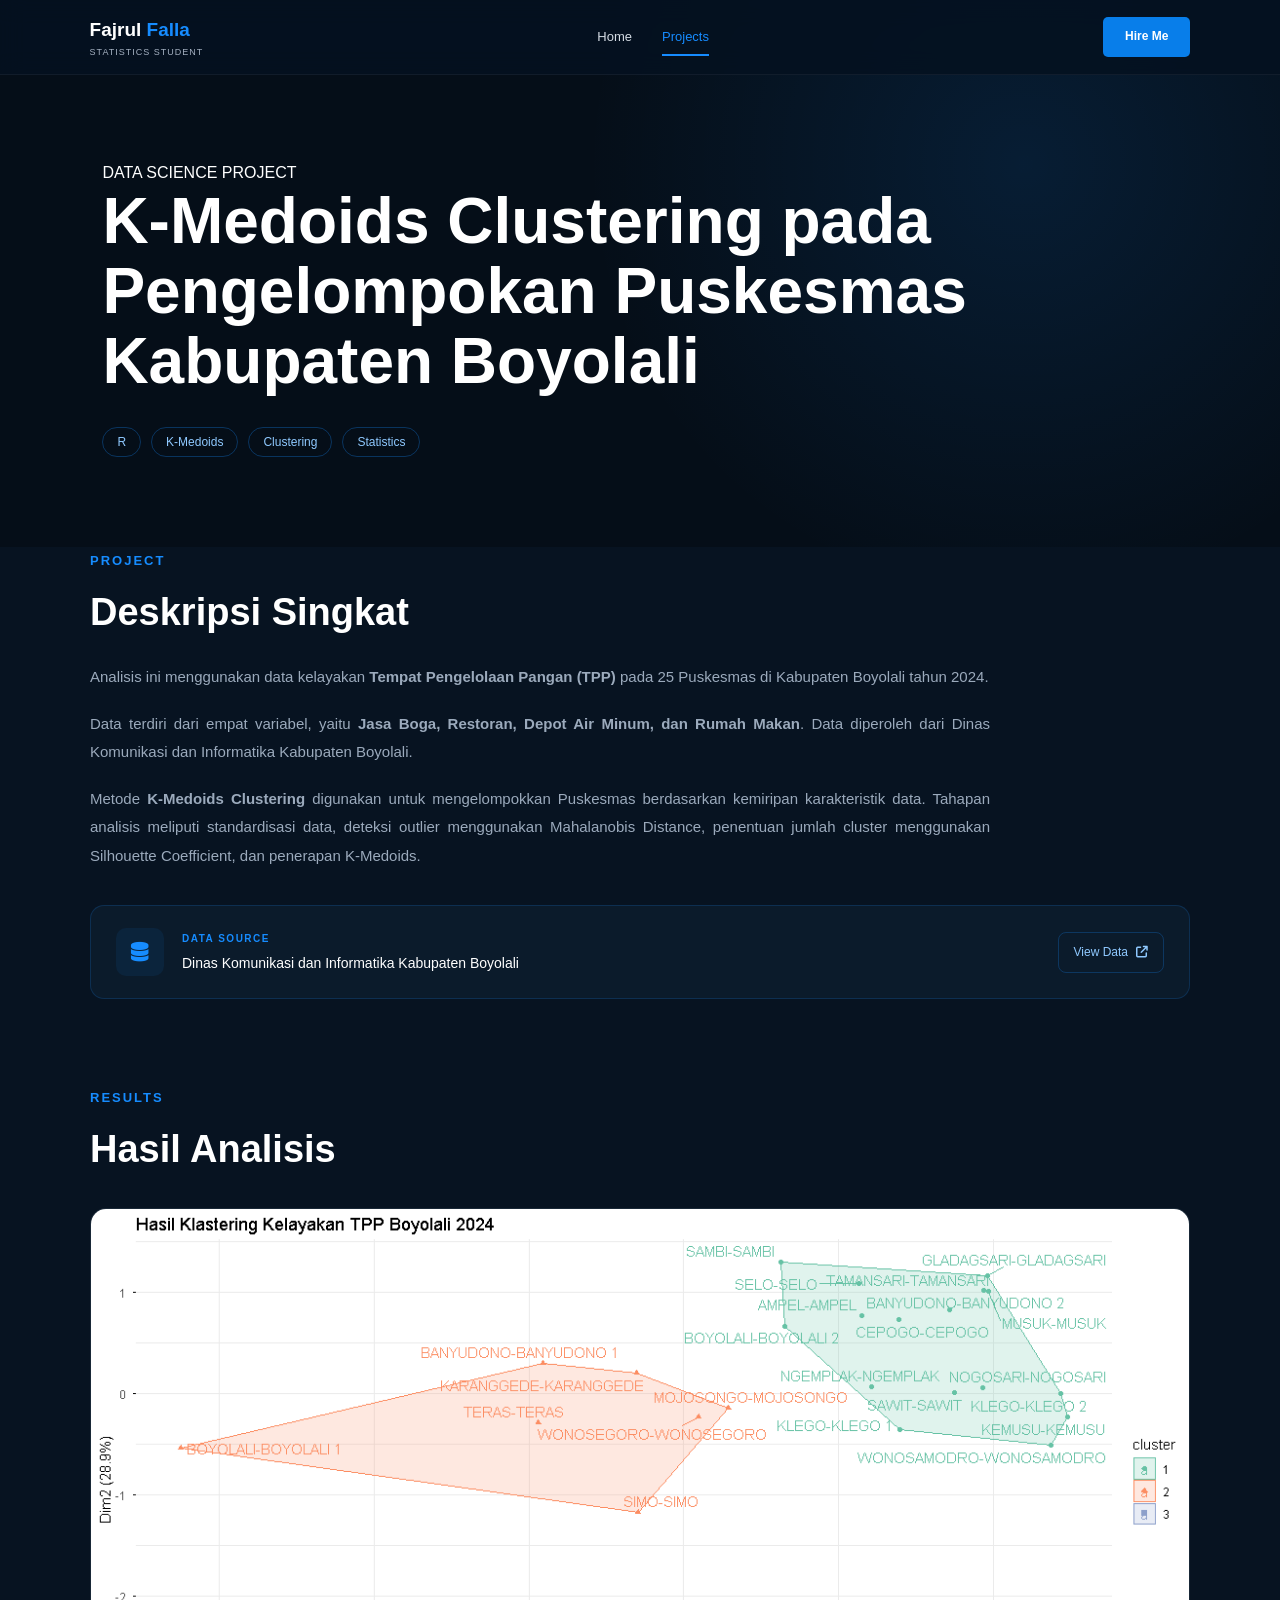
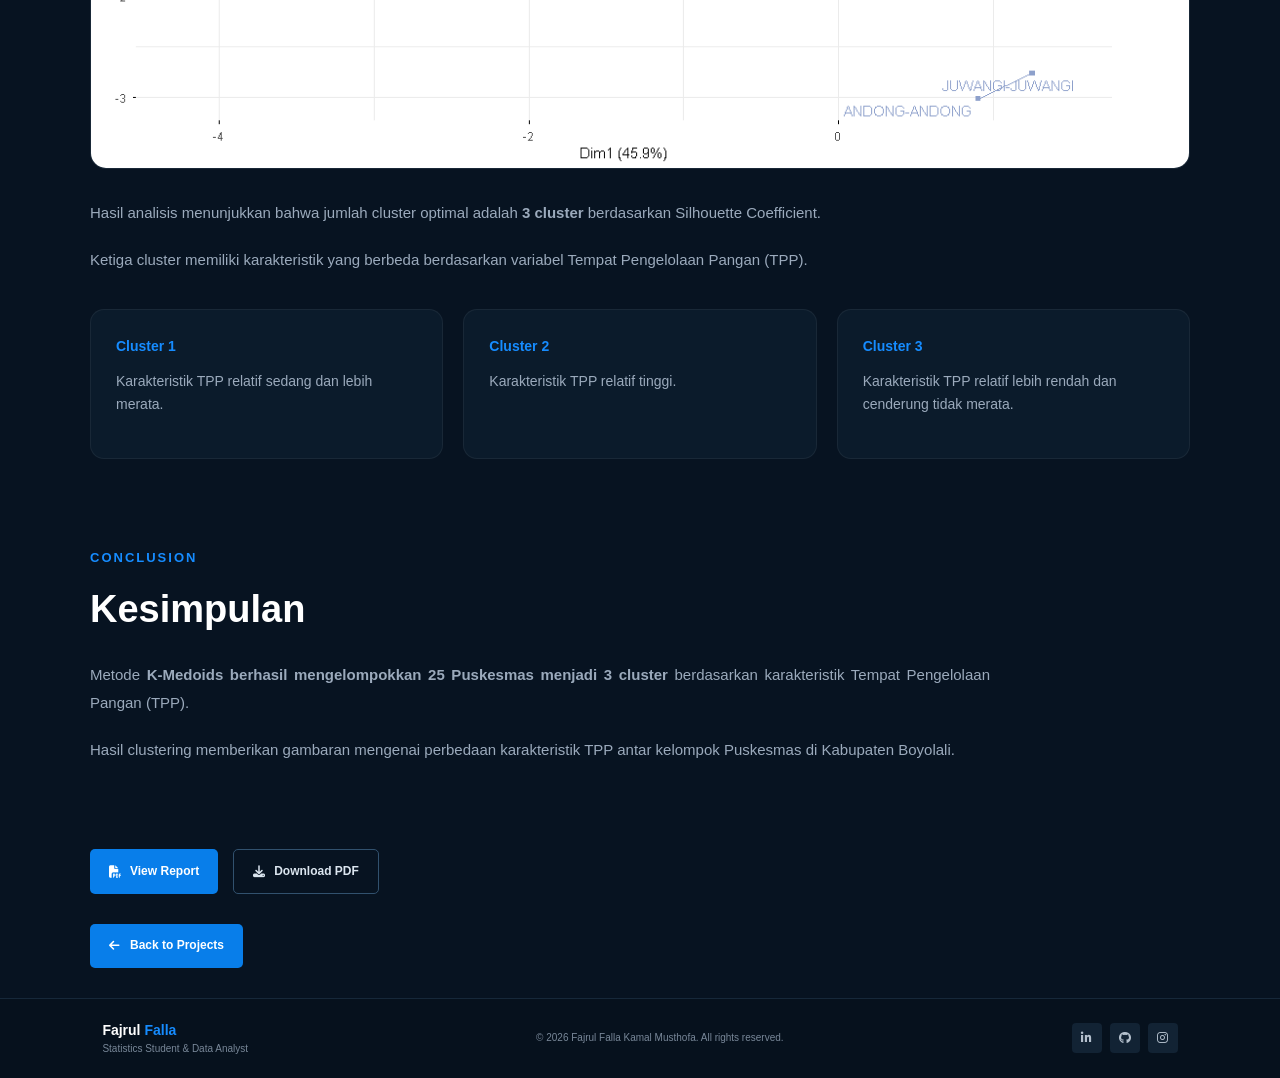
<file: kmedoids.html>
<!DOCTYPE html>
<html lang="en">

<head>
    <meta charset="UTF-8">
    <meta name="viewport" content="width=device-width, initial-scale=1.0">

    <title>K-Medoids Clustering | Fajrul Falla Kamal Musthofa</title>

    <!-- CSS -->
    <link rel="stylesheet" href="style.css">

    <!-- Font Awesome -->
    <link
        rel="stylesheet"
        href="https://cdnjs.cloudflare.com/ajax/libs/font-awesome/6.5.2/css/all.min.css"
    >
</head>

<body>

    <!-- ================= NAVBAR ================= -->

    <header class="navbar">

        <div class="logo">
            <h2>Fajrul <span>Falla</span></h2>
            <p>STATISTICS STUDENT</p>
        </div>

        <nav class="nav-menu">
            <a href="index.html" >Home</a>
            <a href="#projects" class="active">Projects</a>
        </nav>

         <a href="index.html#contact" class="nav-button">
            Hire Me
        </a>

    </header>


    <!-- =========================
         PROJECT HERO
    ========================== -->
    <section class="project-detail-hero">

        <div class="project-detail-container">

            <span class="detail-label">
                DATA SCIENCE PROJECT
            </span>

            <h1>
                K-Medoids Clustering pada
                Pengelompokan Puskesmas
                Kabupaten Boyolali
            </h1>

            <div class="detail-tags">
                <span>R</span>
                <span>K-Medoids</span>
                <span>Clustering</span>
                <span>Statistics</span>
            </div>

        </div>

    </section>


    <!-- =========================
         PROJECT CONTENT
    ========================== -->
    <main class="project-detail-section">

        <div class="project-detail-container">


            <!-- =========================
                 DESKRIPSI
            ========================== -->
            <section class="detail-block">

                <span class="section-label">
                    PROJECT
                </span>

                <h2>
                    Deskripsi Singkat
                </h2>

                <p>
                    Analisis ini menggunakan data kelayakan
                    <strong>Tempat Pengelolaan Pangan (TPP)</strong>
                    pada 25 Puskesmas di Kabupaten Boyolali
                    tahun 2024.
                </p>

                <p>
                    Data terdiri dari empat variabel, yaitu
                    <strong>Jasa Boga, Restoran, Depot Air Minum,
                    dan Rumah Makan</strong>. Data diperoleh dari
                    Dinas Komunikasi dan Informatika Kabupaten
                    Boyolali.
                </p>

                <p>
                    Metode <strong>K-Medoids Clustering</strong>
                    digunakan untuk mengelompokkan Puskesmas
                    berdasarkan kemiripan karakteristik data.
                    Tahapan analisis meliputi standardisasi data,
                    deteksi outlier menggunakan Mahalanobis Distance,
                    penentuan jumlah cluster menggunakan Silhouette
                    Coefficient, dan penerapan K-Medoids.
                </p>


                <!-- LINK DATA -->
                <div class="data-source">

                    <div class="data-source-icon">
                        <i class="fas fa-database"></i>
                    </div>

                    <div class="data-source-text">

                        <span>
                            DATA SOURCE
                        </span>

                        <h3>
                            Dinas Komunikasi dan Informatika
                            Kabupaten Boyolali
                        </h3>

                    </div>

                    <a
                        href="https://data.boyolali.go.id/dataset/persentase-tpp-yg-memenuhi-syarat-kesehatan-mnrt-kec-kab-byl-th-2024/resource/9d5d0584-74c9-4b5b-af57-8c8e10f90146"
                        target="_blank"
                        rel="noopener noreferrer"
                        class="source-button"
                    >
                        View Data
                        <i class="fas fa-arrow-up-right-from-square"></i>
                    </a>

                </div>

            </section>


            <!-- =========================
                 HASIL
            ========================== -->
            <section class="detail-block">

                <span class="section-label">
                    RESULTS
                </span>

                <h2>
                    Hasil Analisis
                </h2>


                <!-- GAMBAR HASIL -->
                <div class="result-image">
                    <img
                        src="./assets/cluster.png"
                        alt="Hasil K-Medoids Clustering"
                    >
                </div>

                <!-- PENJELASAN HASIL -->
                <div class="result-description">

                    <p>
                        Hasil analisis menunjukkan bahwa jumlah
                        cluster optimal adalah
                        <strong>3 cluster</strong> berdasarkan
                        Silhouette Coefficient.
                    </p>

                    <p>
                        Ketiga cluster memiliki karakteristik yang
                        berbeda berdasarkan variabel Tempat
                        Pengelolaan Pangan (TPP).
                    </p>


                    <div class="cluster-summary">

                        <div class="cluster-item">

                            <span>
                                Cluster 1
                            </span>

                            <p>
                                Karakteristik TPP relatif sedang
                                dan lebih merata.
                            </p>

                        </div>


                        <div class="cluster-item">

                            <span>
                                Cluster 2
                            </span>

                            <p>
                                Karakteristik TPP relatif tinggi.
                            </p>

                        </div>


                        <div class="cluster-item">

                            <span>
                                Cluster 3
                            </span>

                            <p>
                                Karakteristik TPP relatif lebih
                                rendah dan cenderung tidak merata.
                            </p>

                        </div>

                    </div>

                </div>

            </section>


            <!-- =========================
                 KESIMPULAN
            ========================== -->
            <section class="detail-block">

                <span class="section-label">
                    CONCLUSION
                </span>

                <h2>
                    Kesimpulan
                </h2>

                <p>
                    Metode <strong>K-Medoids berhasil mengelompokkan
                    25 Puskesmas menjadi 3 cluster</strong>
                    berdasarkan karakteristik Tempat Pengelolaan
                    Pangan (TPP).
                </p>

                <p>
                    Hasil clustering memberikan gambaran mengenai
                    perbedaan karakteristik TPP antar kelompok
                    Puskesmas di Kabupaten Boyolali.
                </p>

            </section>


            <div class="detail-actions">

                <a
                    href="./assets/clustering.pdf"
                    target="_blank"
                    class="btn primary"
                >
                    <i class="fas fa-file-pdf"></i>
                    View Report
                </a>

                <a
                    href="./assets/clustering.pdf"
                    download
                    class="btn secondary"
                >
                    <i class="fas fa-download"></i>
                    Download PDF
                </a>

            </div>

            <!-- =========================
                 BACK
            ========================== -->
            <div class="detail-back">

                <a href="projects.html" class="btn primary">

                    <i class="fas fa-arrow-left"></i>

                    Back to Projects

                </a>

            </div>

        </div>

    </main>


   <!-- ================= FOOTER ================= -->

    <footer>

        <div>

            <h3>
                Fajrul <span>Falla</span>
            </h3>

            <p>
                Statistics Student & Data Analyst
            </p>

        </div>


        <p>
            © 2026 Fajrul Falla Kamal Musthofa.
            All rights reserved.
        </p>


        <div class="socials">

            <a href="https://www.linkedin.com/in/fajrul-falla-kamal-musthofa-932a87289/">
                <i class="fa-brands fa-linkedin-in"></i>
            </a>

            <a href="#">
                <i class="fa-brands fa-github"></i>
            </a>

            <a href="#">
                <i class="fa-brands fa-instagram"></i>
            </a>

        </div>

    </footer>


    <script src="script.js"></script>

</body>
</html>
</file>
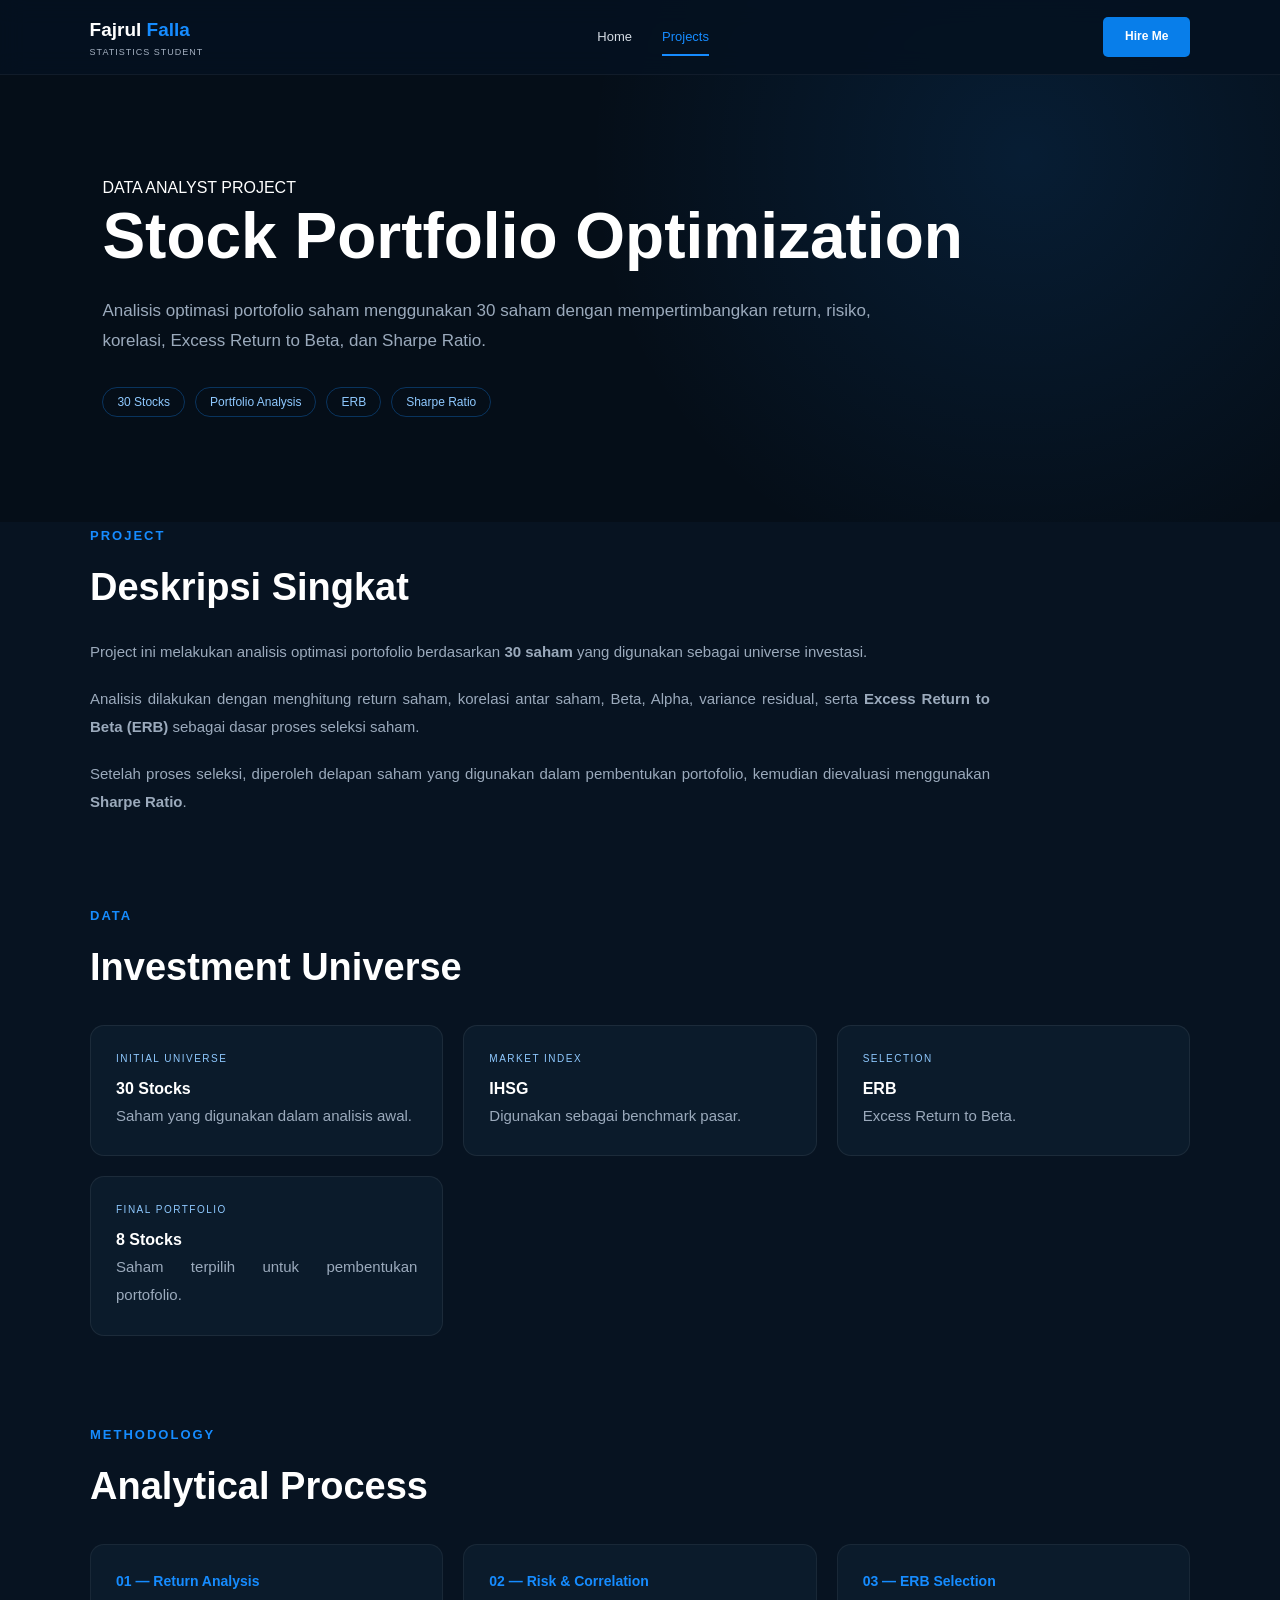
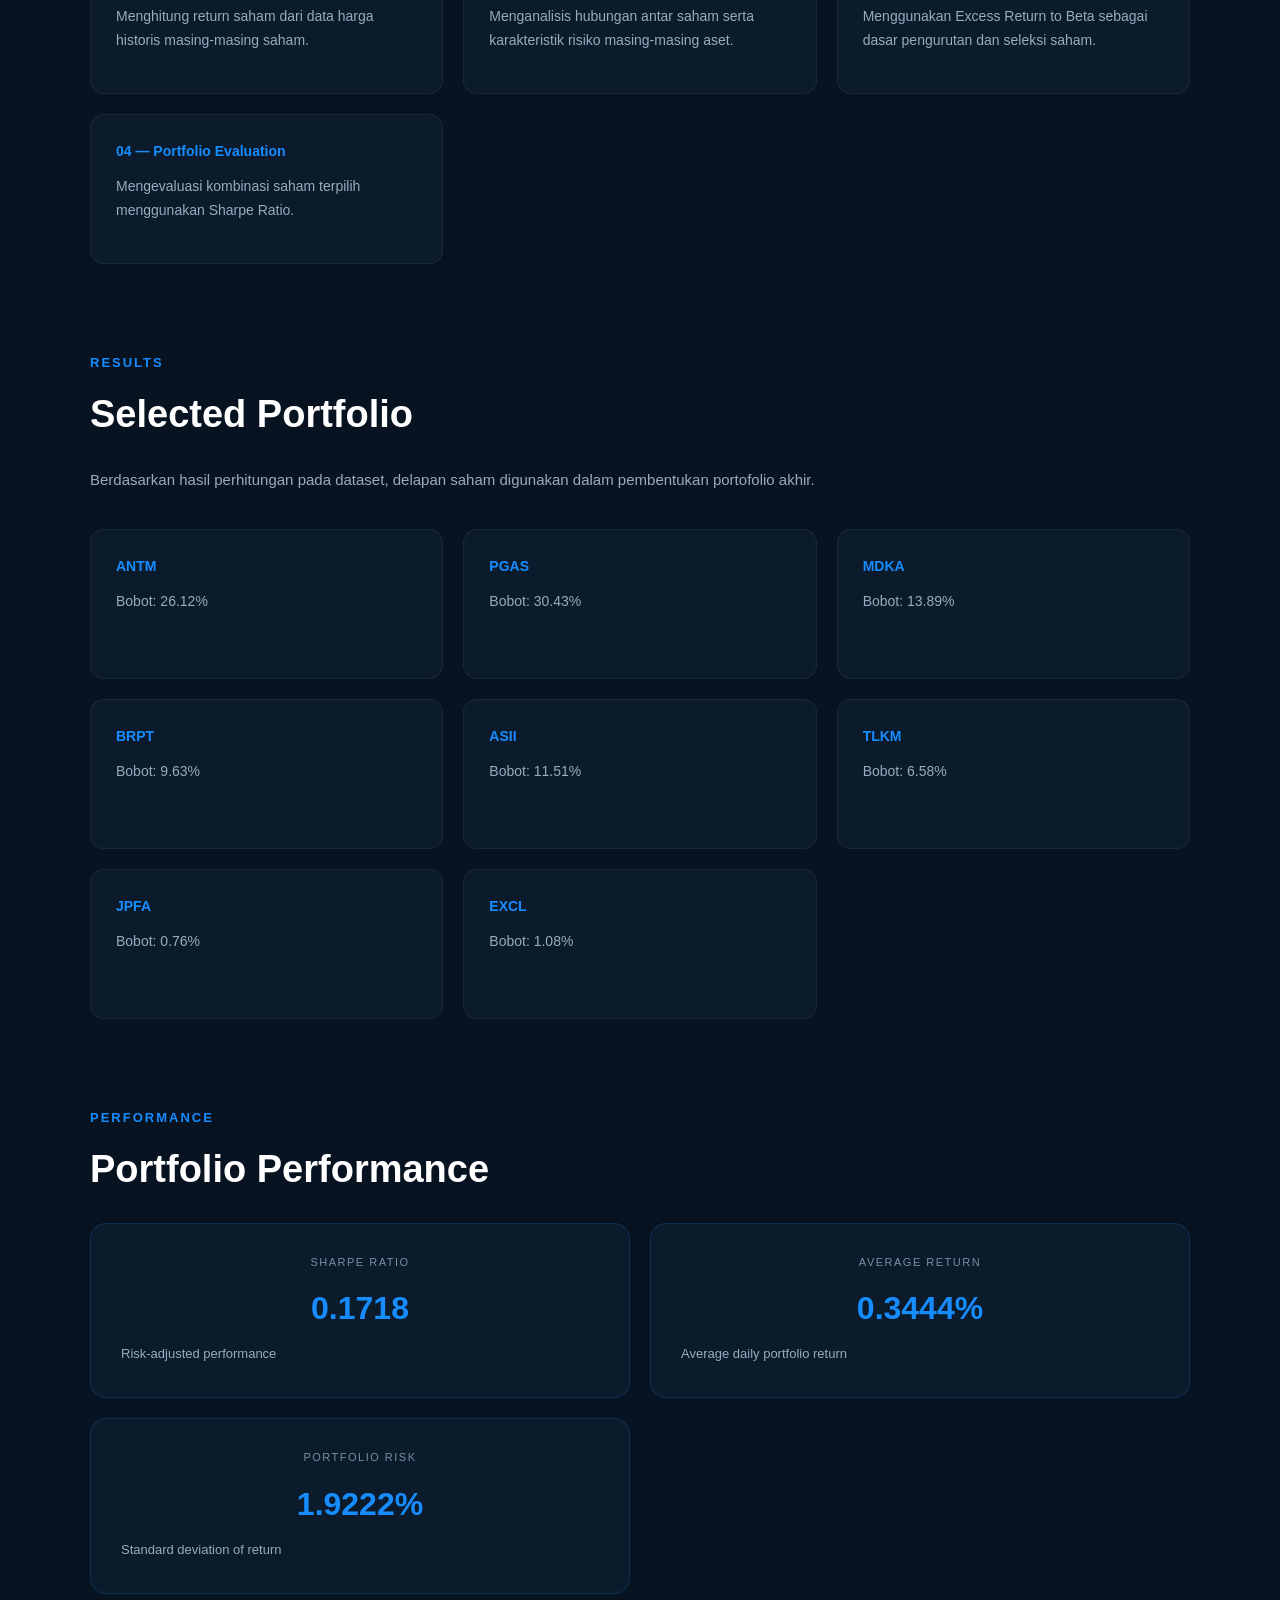
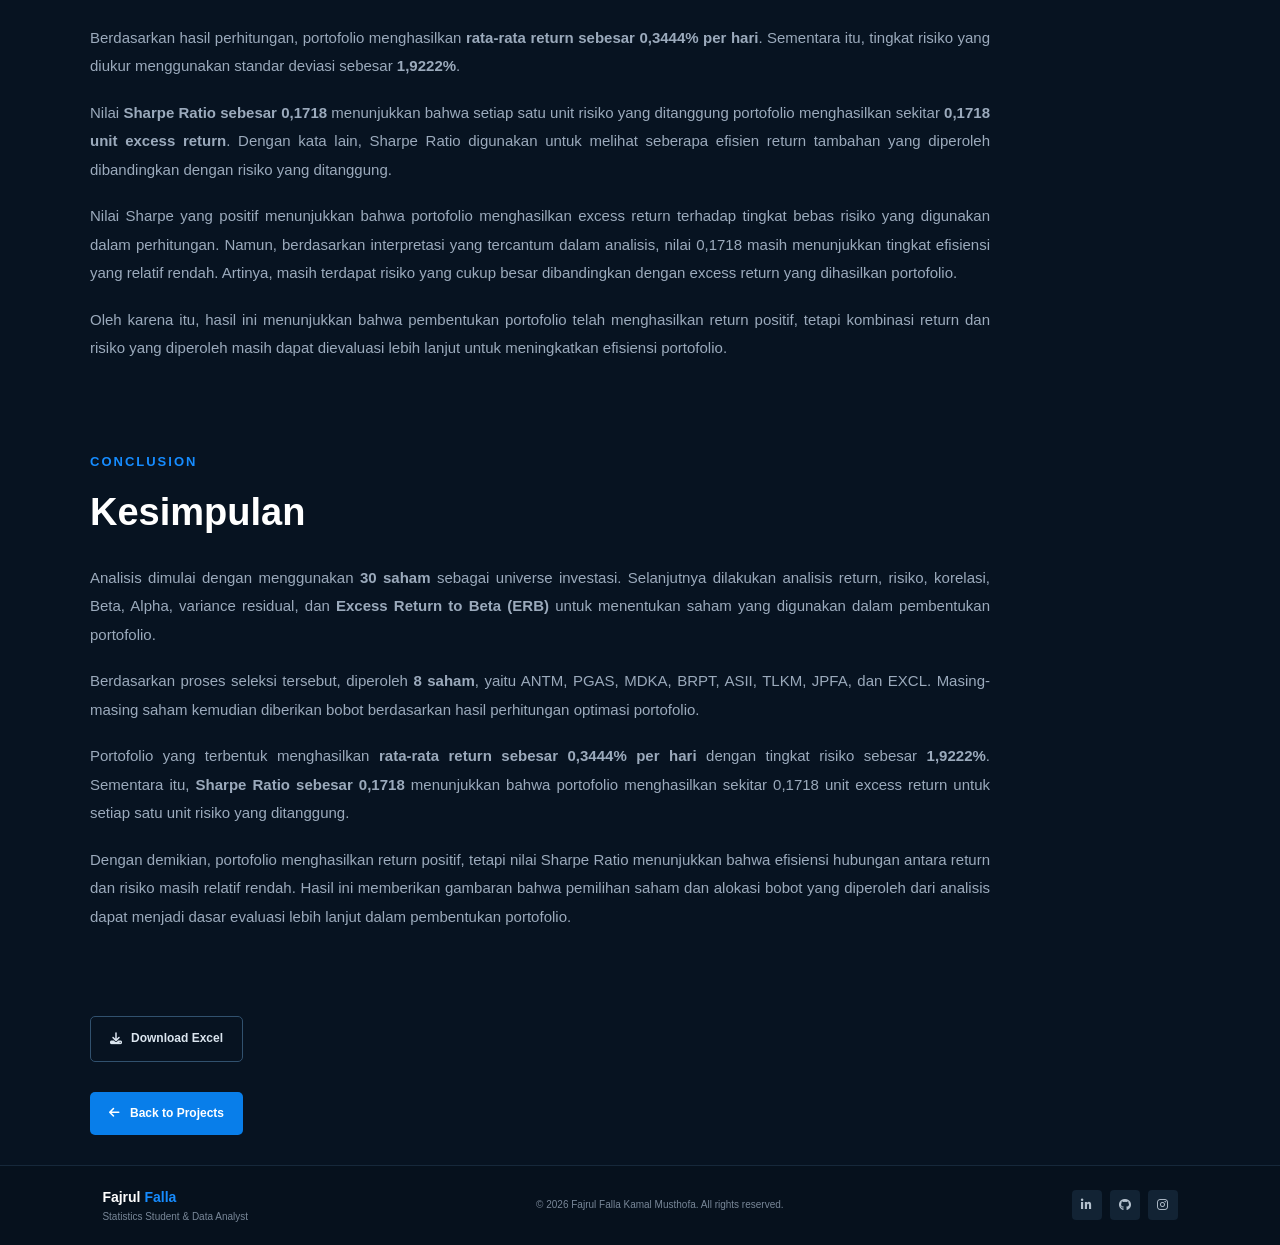
<file: portfolio-optimization.html>
<!DOCTYPE html>
<html lang="en">

<head>
    <meta charset="UTF-8">
    <meta name="viewport" content="width=device-width, initial-scale=1.0">

    <title>Stock Portfolio Optimization | Fajrul Falla Kamal Musthofa</title>

    <link rel="stylesheet" href="style.css">

    <link rel="stylesheet"
        href="https://cdnjs.cloudflare.com/ajax/libs/font-awesome/6.5.2/css/all.min.css">
</head>

<body>

<!-- ================= NAVBAR ================= -->

    <header class="navbar">

        <div class="logo">
            <h2>Fajrul <span>Falla</span></h2>
            <p>STATISTICS STUDENT</p>
        </div>

        <nav class="nav-menu">
            <a href="index.html" >Home</a>
            <a href="#projects" class="active">Projects</a>
        </nav>

        <a href="index.html#contact" class="nav-button">
            Hire Me
        </a>

    </header>


<!-- HERO -->
<section class="project-detail-hero">

    <div class="project-detail-container">

        <span class="detail-label">
            DATA ANALYST PROJECT
        </span>

        <h1>
            Stock Portfolio Optimization
        </h1>

        <p class="detail-hero-description">
            Analisis optimasi portofolio saham menggunakan 30 saham
            dengan mempertimbangkan return, risiko, korelasi,
            Excess Return to Beta, dan Sharpe Ratio.
        </p>

        <div class="detail-tags">
            <span>30 Stocks</span>
            <span>Portfolio Analysis</span>
            <span>ERB</span>
            <span>Sharpe Ratio</span>
        </div>

    </div>

</section>


<main class="project-detail-section">

    <div class="project-detail-container">


        <!-- OVERVIEW -->
        <section class="detail-block">

            <span class="section-label">
                PROJECT
            </span>

            <h2>
                Deskripsi Singkat
            </h2>

            <p>
                Project ini melakukan analisis optimasi portofolio
                berdasarkan <strong>30 saham</strong> yang digunakan
                sebagai universe investasi.
            </p>

            <p>
                Analisis dilakukan dengan menghitung return saham,
                korelasi antar saham, Beta, Alpha, variance residual,
                serta <strong>Excess Return to Beta (ERB)</strong>
                sebagai dasar proses seleksi saham.
            </p>

            <p>
                Setelah proses seleksi, diperoleh delapan saham yang
                digunakan dalam pembentukan portofolio, kemudian
                dievaluasi menggunakan <strong>Sharpe Ratio</strong>.
            </p>

        </section>


        <!-- DATASET -->
        <section class="detail-block">

            <span class="section-label">
                DATA
            </span>

            <h2>
                Investment Universe
            </h2>

            <div class="var-info-grid">

                <div class="var-info-card">
                    <span>INITIAL UNIVERSE</span>
                    <strong>30 Stocks</strong>
                    <p>Saham yang digunakan dalam analisis awal.</p>
                </div>

                <div class="var-info-card">
                    <span>MARKET INDEX</span>
                    <strong>IHSG</strong>
                    <p>Digunakan sebagai benchmark pasar.</p>
                </div>

                <div class="var-info-card">
                    <span>SELECTION</span>
                    <strong>ERB</strong>
                    <p>Excess Return to Beta.</p>
                </div>

                <div class="var-info-card">
                    <span>FINAL PORTFOLIO</span>
                    <strong>8 Stocks</strong>
                    <p>Saham terpilih untuk pembentukan portofolio.</p>
                </div>

            </div>

        </section>


        <!-- METHOD -->
        <section class="detail-block">

            <span class="section-label">
                METHODOLOGY
            </span>

            <h2>
                Analytical Process
            </h2>

            <div class="cluster-summary">

                <div class="cluster-item">
                    <span>01 — Return Analysis</span>
                    <p>
                        Menghitung return saham dari data harga
                        historis masing-masing saham.
                    </p>
                </div>

                <div class="cluster-item">
                    <span>02 — Risk & Correlation</span>
                    <p>
                        Menganalisis hubungan antar saham serta
                        karakteristik risiko masing-masing aset.
                    </p>
                </div>

                <div class="cluster-item">
                    <span>03 — ERB Selection</span>
                    <p>
                        Menggunakan Excess Return to Beta sebagai
                        dasar pengurutan dan seleksi saham.
                    </p>
                </div>

                <div class="cluster-item">
                    <span>04 — Portfolio Evaluation</span>
                    <p>
                        Mengevaluasi kombinasi saham terpilih
                        menggunakan Sharpe Ratio.
                    </p>
                </div>

            </div>

        </section>


        <!-- FINAL STOCKS -->
        <section class="detail-block">

            <span class="section-label">
                RESULTS
            </span>

            <h2>
                Selected Portfolio
            </h2>

            <p>
                Berdasarkan hasil perhitungan pada dataset, delapan
                saham digunakan dalam pembentukan portofolio akhir.
            </p>

            <div class="cluster-summary">

                <div class="cluster-item">
                    <span>ANTM</span>
                    <p>Bobot: 26.12%</p>
                </div>

                <div class="cluster-item">
                    <span>PGAS</span>
                    <p>Bobot: 30.43%</p>
                </div>

                <div class="cluster-item">
                    <span>MDKA</span>
                    <p>Bobot: 13.89%</p>
                </div>

                <div class="cluster-item">
                    <span>BRPT</span>
                    <p>Bobot: 9.63%</p>
                </div>

                <div class="cluster-item">
                    <span>ASII</span>
                    <p>Bobot: 11.51%</p>
                </div>

                <div class="cluster-item">
                    <span>TLKM</span>
                    <p>Bobot: 6.58%</p>
                </div>

                <div class="cluster-item">
                    <span>JPFA</span>
                    <p>Bobot: 0.76%</p>
                </div>

                <div class="cluster-item">
                    <span>EXCL</span>
                    <p>Bobot: 1.08%</p>
                </div>

            </div>

        </section>

        <!-- PERFORMANCE -->
        <section class="detail-block">

            <span class="section-label">
                PERFORMANCE
            </span>

            <h2>
                Portfolio Performance
            </h2>

            <div class="portfolio-result">

                <div class="portfolio-result-card">
                    <span>SHARPE RATIO</span>

                    <strong>0.1718</strong>

                    <p>
                        Risk-adjusted performance
                    </p>
                </div>

                <div class="portfolio-result-card">
                    <span>AVERAGE RETURN</span>

                    <strong>0.3444%</strong>

                    <p>
                        Average daily portfolio return
                    </p>
                </div>

                <div class="portfolio-result-card">
                    <span>PORTFOLIO RISK</span>

                    <strong>1.9222%</strong>

                    <p>
                        Standard deviation of return
                    </p>
                </div>

            </div>

            <div class="result-description">

                <p>
                    Berdasarkan hasil perhitungan, portofolio menghasilkan
                    <strong>rata-rata return sebesar 0,3444% per hari</strong>.
                    Sementara itu, tingkat risiko yang diukur menggunakan
                    standar deviasi sebesar <strong>1,9222%</strong>.
                </p>

                <p>
                    Nilai <strong>Sharpe Ratio sebesar 0,1718</strong> menunjukkan
                    bahwa setiap satu unit risiko yang ditanggung portofolio
                    menghasilkan sekitar <strong>0,1718 unit excess return</strong>.
                    Dengan kata lain, Sharpe Ratio digunakan untuk melihat
                    seberapa efisien return tambahan yang diperoleh dibandingkan
                    dengan risiko yang ditanggung.
                </p>

                <p>
                    Nilai Sharpe yang positif menunjukkan bahwa portofolio
                    menghasilkan excess return terhadap tingkat bebas risiko
                    yang digunakan dalam perhitungan. Namun, berdasarkan
                    interpretasi yang tercantum dalam analisis, nilai 0,1718
                    masih menunjukkan tingkat efisiensi yang relatif rendah.
                    Artinya, masih terdapat risiko yang cukup besar dibandingkan
                    dengan excess return yang dihasilkan portofolio.
                </p>

                <p>
                    Oleh karena itu, hasil ini menunjukkan bahwa pembentukan
                    portofolio telah menghasilkan return positif, tetapi
                    kombinasi return dan risiko yang diperoleh masih dapat
                    dievaluasi lebih lanjut untuk meningkatkan efisiensi
                    portofolio.
                </p>

            </div>

        </section>


        <!-- CONCLUSION -->
        <section class="detail-block">

            <span class="section-label">
                CONCLUSION
            </span>

            <h2>
                Kesimpulan
            </h2>

            <p>
                Analisis dimulai dengan menggunakan <strong>30 saham</strong>
                sebagai universe investasi. Selanjutnya dilakukan analisis
                return, risiko, korelasi, Beta, Alpha, variance residual,
                dan <strong>Excess Return to Beta (ERB)</strong> untuk
                menentukan saham yang digunakan dalam pembentukan portofolio.
            </p>

            <p>
                Berdasarkan proses seleksi tersebut, diperoleh
                <strong>8 saham</strong>, yaitu ANTM, PGAS, MDKA, BRPT, ASII,
                TLKM, JPFA, dan EXCL. Masing-masing saham kemudian diberikan
                bobot berdasarkan hasil perhitungan optimasi portofolio.
            </p>

            <p>
                Portofolio yang terbentuk menghasilkan
                <strong>rata-rata return sebesar 0,3444% per hari</strong>
                dengan tingkat risiko sebesar <strong>1,9222%</strong>.
                Sementara itu, <strong>Sharpe Ratio sebesar 0,1718</strong>
                menunjukkan bahwa portofolio menghasilkan sekitar 0,1718
                unit excess return untuk setiap satu unit risiko yang
                ditanggung.
            </p>

            <p>
                Dengan demikian, portofolio menghasilkan return positif,
                tetapi nilai Sharpe Ratio menunjukkan bahwa efisiensi
                hubungan antara return dan risiko masih relatif rendah.
                Hasil ini memberikan gambaran bahwa pemilihan saham dan
                alokasi bobot yang diperoleh dari analisis dapat menjadi
                dasar evaluasi lebih lanjut dalam pembentukan portofolio.
            </p>

        </section>

            <div class="detail-actions">

                <a href="./assets/072_FajrulFallaKamalM_TugasIDX80.xlsx"
                download
                class="btn secondary">
                    <i class="fas fa-download"></i>
                    Download Excel
                </a>

            </div>

            <!-- BACK -->
            <div class="detail-back">

                <a href="projects.html"
                   class="btn primary">

                    <i class="fas fa-arrow-left"></i>

                    Back to Projects

                </a>

            </div>

    </div>

</main>

<!-- ================= FOOTER ================= -->

    <footer>

        <div>

            <h3>
                Fajrul <span>Falla</span>
            </h3>

            <p>
                Statistics Student & Data Analyst
            </p>

        </div>


        <p>
            © 2026 Fajrul Falla Kamal Musthofa.
            All rights reserved.
        </p>


        <div class="socials">

            <a href="https://www.linkedin.com/in/fajrul-falla-kamal-musthofa-932a87289/">
                <i class="fa-brands fa-linkedin-in"></i>
            </a>

            <a href="#">
                <i class="fa-brands fa-github"></i>
            </a>

            <a href="#">
                <i class="fa-brands fa-instagram"></i>
            </a>

        </div>

    </footer>

</body>
</html>
</file>
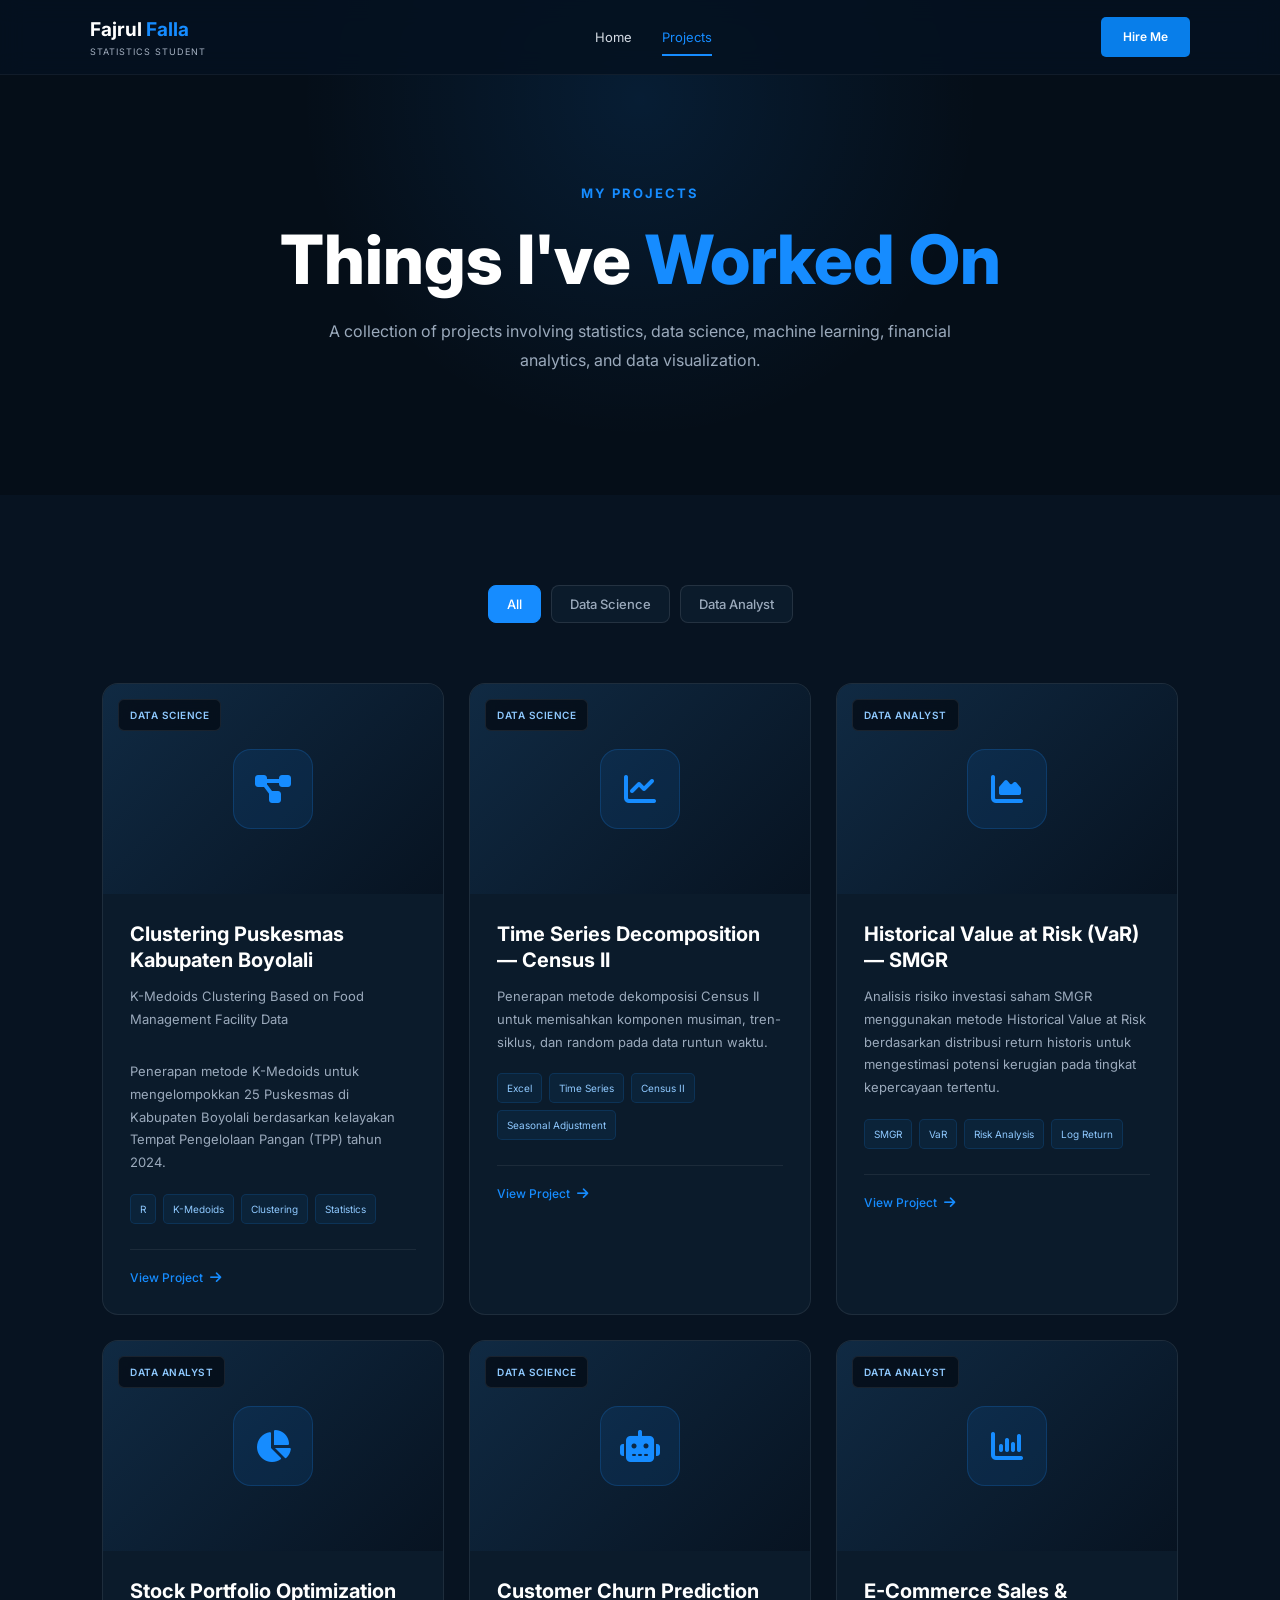
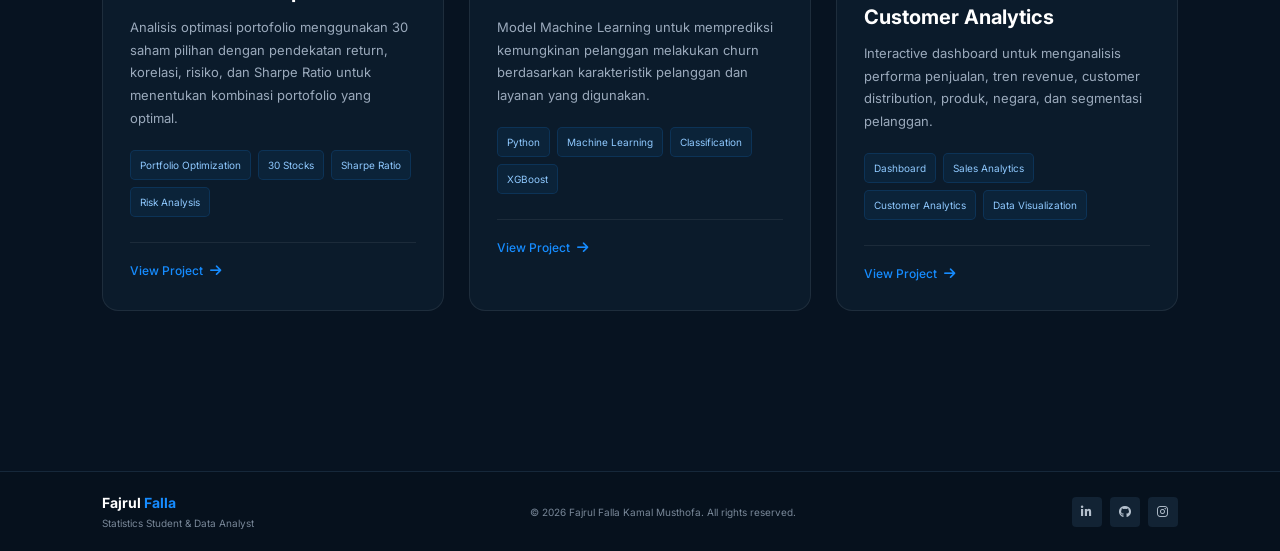
<file: projects.html>
<!DOCTYPE html>
<html lang="en">
<head>
    <meta charset="UTF-8">
    <meta name="viewport" content="width=device-width, initial-scale=1.0">

    <title>Projects | Fajrul Falla Kamal Musthofa</title>

    <!-- Google Font -->
    <link rel="preconnect" href="https://fonts.googleapis.com">
    <link rel="preconnect" href="https://fonts.gstatic.com" crossorigin>
    <link href="https://fonts.googleapis.com/css2?family=Inter:wght@400;500;600;700;800&display=swap" rel="stylesheet">

    <!-- Font Awesome -->
    <link rel="stylesheet"
          href="https://cdnjs.cloudflare.com/ajax/libs/font-awesome/6.5.2/css/all.min.css">

    <!-- Main CSS -->
    <link rel="stylesheet" href="style.css">
</head>

<body>

<!-- ================= NAVBAR ================= -->

    <header class="navbar">

        <div class="logo">
            <h2>Fajrul <span>Falla</span></h2>
            <p>STATISTICS STUDENT</p>
        </div>

        <nav class="nav-menu">
            <a href="index.html" >Home</a>
            <a href="#projects" class="active">Projects</a>
        </nav>

        <a href="index.html#contact" class="nav-button">
            Hire Me
        </a>

    </header>

    <!-- ================= PROJECT HEADER ================= -->
    <section class="projects-hero">

        <div class="projects-hero-content">

            <span class="section-label">
                MY PROJECTS
            </span>

            <h1>
                Things I've <span>Worked On</span>
            </h1>

            <p>
                A collection of projects involving statistics, data science,
                machine learning, financial analytics, and data visualization.
            </p>

        </div>

    </section>


    <!-- ================= PROJECT FILTER ================= -->
    <section class="projects-section">

        <div class="section-container">

            <div class="project-filters">

                <div class="project-filters">
                    <button class="filter-btn active" data-filter="all">All</button>
                    <button class="filter-btn" data-filter="data-science">Data Science</button>
                    <button class="filter-btn" data-filter="data-analyst">Data Analyst</button>
                </div>

            <!-- ================= PROJECT GRID ================= -->
            <div class="projects-grid">


                <!-- PROJECT 1 -->
                <div class="project-card" data-category="data-science">

                    <div class="project-image">
                        <div class="project-placeholder">
                            <i class="fas fa-project-diagram"></i>
                        </div>

                        <span class="project-category">DATA SCIENCE</span>
                    </div>

                    <div class="project-content">

                        <h3>Clustering Puskesmas Kabupaten Boyolali</h3>

                        <p class="project-subtitle">
                            K-Medoids Clustering Based on Food Management Facility Data
                        </p>

                        <p>
                            Penerapan metode K-Medoids untuk mengelompokkan 25 Puskesmas
                            di Kabupaten Boyolali berdasarkan kelayakan Tempat Pengelolaan
                            Pangan (TPP) tahun 2024.
                        </p>

                        <div class="project-tags">
                            <span>R</span>
                            <span>K-Medoids</span>
                            <span>Clustering</span>
                            <span>Statistics</span>
                        </div>

                        <div class="project-links">
                            <a href="kmedoids.html" class="project-link">
                                View Project
                                <i class="fas fa-arrow-right"></i>
                            </a>
                        </div>

                    </div>
                </div>


                <!-- PROJECT 2 -->
                <div class="project-card" data-category="data-science">

                    <div class="project-image">
                        <div class="project-placeholder">
                            <i class="fas fa-chart-line"></i>
                        </div>

                        <span class="project-category">DATA SCIENCE</span>
                    </div>

                    <div class="project-content">

                        <h3>Time Series Decomposition — Census II</h3>

                        <p>
                            Penerapan metode dekomposisi Census II untuk memisahkan
                            komponen musiman, tren-siklus, dan random pada data runtun waktu.
                        </p>

                        <div class="project-tags">
                            <span>Excel</span>
                            <span>Time Series</span>
                            <span>Census II</span>
                            <span>Seasonal Adjustment</span>
                        </div>

                        <div class="project-links">
                            <a href="timeseries.html" class="project-link">
                                View Project
                                <i class="fas fa-arrow-right"></i>
                            </a>
                        </div>

                    </div>

                </div>


                <!-- PROJECT 3 -->
                <div class="project-card" data-category="data-analyst">
                    <div class="project-image">
                        <div class="project-placeholder">
                            <i class="fas fa-chart-area"></i>
                        </div>
                        <span class="project-category">DATA ANALYST</span>
                    </div>

                    <div class="project-content">
                        <h3>Historical Value at Risk (VaR) — SMGR</h3>

                        <p>
                            Analisis risiko investasi saham SMGR menggunakan metode
                            Historical Value at Risk berdasarkan distribusi return historis
                            untuk mengestimasi potensi kerugian pada tingkat kepercayaan tertentu.
                        </p>

                        <div class="project-tags">
                            <span>SMGR</span>
                            <span>VaR</span>
                            <span>Risk Analysis</span>
                            <span>Log Return</span>
                        </div>

                        <div class="project-links">
                            <a href="var.html" class="project-link">
                                View Project
                                <i class="fas fa-arrow-right"></i>
                            </a>
                        </div>
                    </div>
                </div>

                <!-- PROJECT 4 -->
                <div class="project-card" data-category="data-analyst">
                    <div class="project-image">
                        <div class="project-placeholder">
                            <i class="fas fa-chart-pie"></i>
                        </div>
                        <span class="project-category">DATA ANALYST</span>
                    </div>

                    <div class="project-content">
                        <h3>Stock Portfolio Optimization</h3>

                        <p>
                            Analisis optimasi portofolio menggunakan 30 saham pilihan
                            dengan pendekatan return, korelasi, risiko, dan Sharpe Ratio
                            untuk menentukan kombinasi portofolio yang optimal.
                        </p>

                        <div class="project-tags">
                            <span>Portfolio Optimization</span>
                            <span>30 Stocks</span>
                            <span>Sharpe Ratio</span>
                            <span>Risk Analysis</span>
                        </div>

                        <div class="project-links">
                            <a href="portfolio-optimization.html" class="project-link">
                                View Project
                                <i class="fas fa-arrow-right"></i>
                            </a>
                        </div>
                    </div>
                </div>


                <!-- PROJECT 5 -->
                <div class="project-card" data-category="data-science">

                    <div class="project-image">

                        <div class="project-placeholder">
                            <i class="fas fa-robot"></i>
                        </div>

                        <span class="project-category">
                            DATA SCIENCE
                        </span>

                    </div>

                    <div class="project-content">

                        <h3>
                            Customer Churn Prediction
                        </h3>

                        <p>
                            Model Machine Learning untuk memprediksi kemungkinan
                            pelanggan melakukan churn berdasarkan karakteristik
                            pelanggan dan layanan yang digunakan.
                        </p>

                        <div class="project-tags">
                            <span>Python</span>
                            <span>Machine Learning</span>
                            <span>Classification</span>
                            <span>XGBoost</span>
                        </div>

                        <div class="project-links">

                            <a href="customer-churn.html" class="project-link">
                                View Project
                                <i class="fas fa-arrow-right"></i>
                            </a>

                        </div>

                    </div>

                </div>


                <!-- PROJECT 6 -->
                <div class="project-card" data-category="data-analyst">

                    <div class="project-image">
                        <div class="project-placeholder">
                            <i class="fas fa-chart-column"></i>
                        </div>

                        <span class="project-category">DATA ANALYST</span>
                    </div>

                    <div class="project-content">
                        <h3>E-Commerce Sales & Customer Analytics</h3>

                        <p>
                            Interactive dashboard untuk menganalisis performa penjualan,
                            tren revenue, customer distribution, produk, negara, dan
                            segmentasi pelanggan.
                        </p>

                        <div class="project-tags">
                            <span>Dashboard</span>
                            <span>Sales Analytics</span>
                            <span>Customer Analytics</span>
                            <span>Data Visualization</span>
                        </div>

                        <div class="project-links">
                            <a href="ecommerce-dashboard.html" class="project-link">
                                View Project
                                <i class="fas fa-arrow-right"></i>
                            </a>
                        </div>
                    </div>

                </div>


            </div>

        </div>

    </section>

    <!-- ================= FOOTER ================= -->

    <footer>

        <div>

            <h3>
                Fajrul <span>Falla</span>
            </h3>

            <p>
                Statistics Student & Data Analyst
            </p>

        </div>


        <p>
            © 2026 Fajrul Falla Kamal Musthofa.
            All rights reserved.
        </p>


        <div class="socials">

            <a href="https://www.linkedin.com/in/fajrul-falla-kamal-musthofa-932a87289/">
                <i class="fa-brands fa-linkedin-in"></i>
            </a>

            <a href="#">
                <i class="fa-brands fa-github"></i>
            </a>

            <a href="#">
                <i class="fa-brands fa-instagram"></i>
            </a>

        </div>

    </footer>


    <script src="script.js"></script>

</body>
</html>
</file>
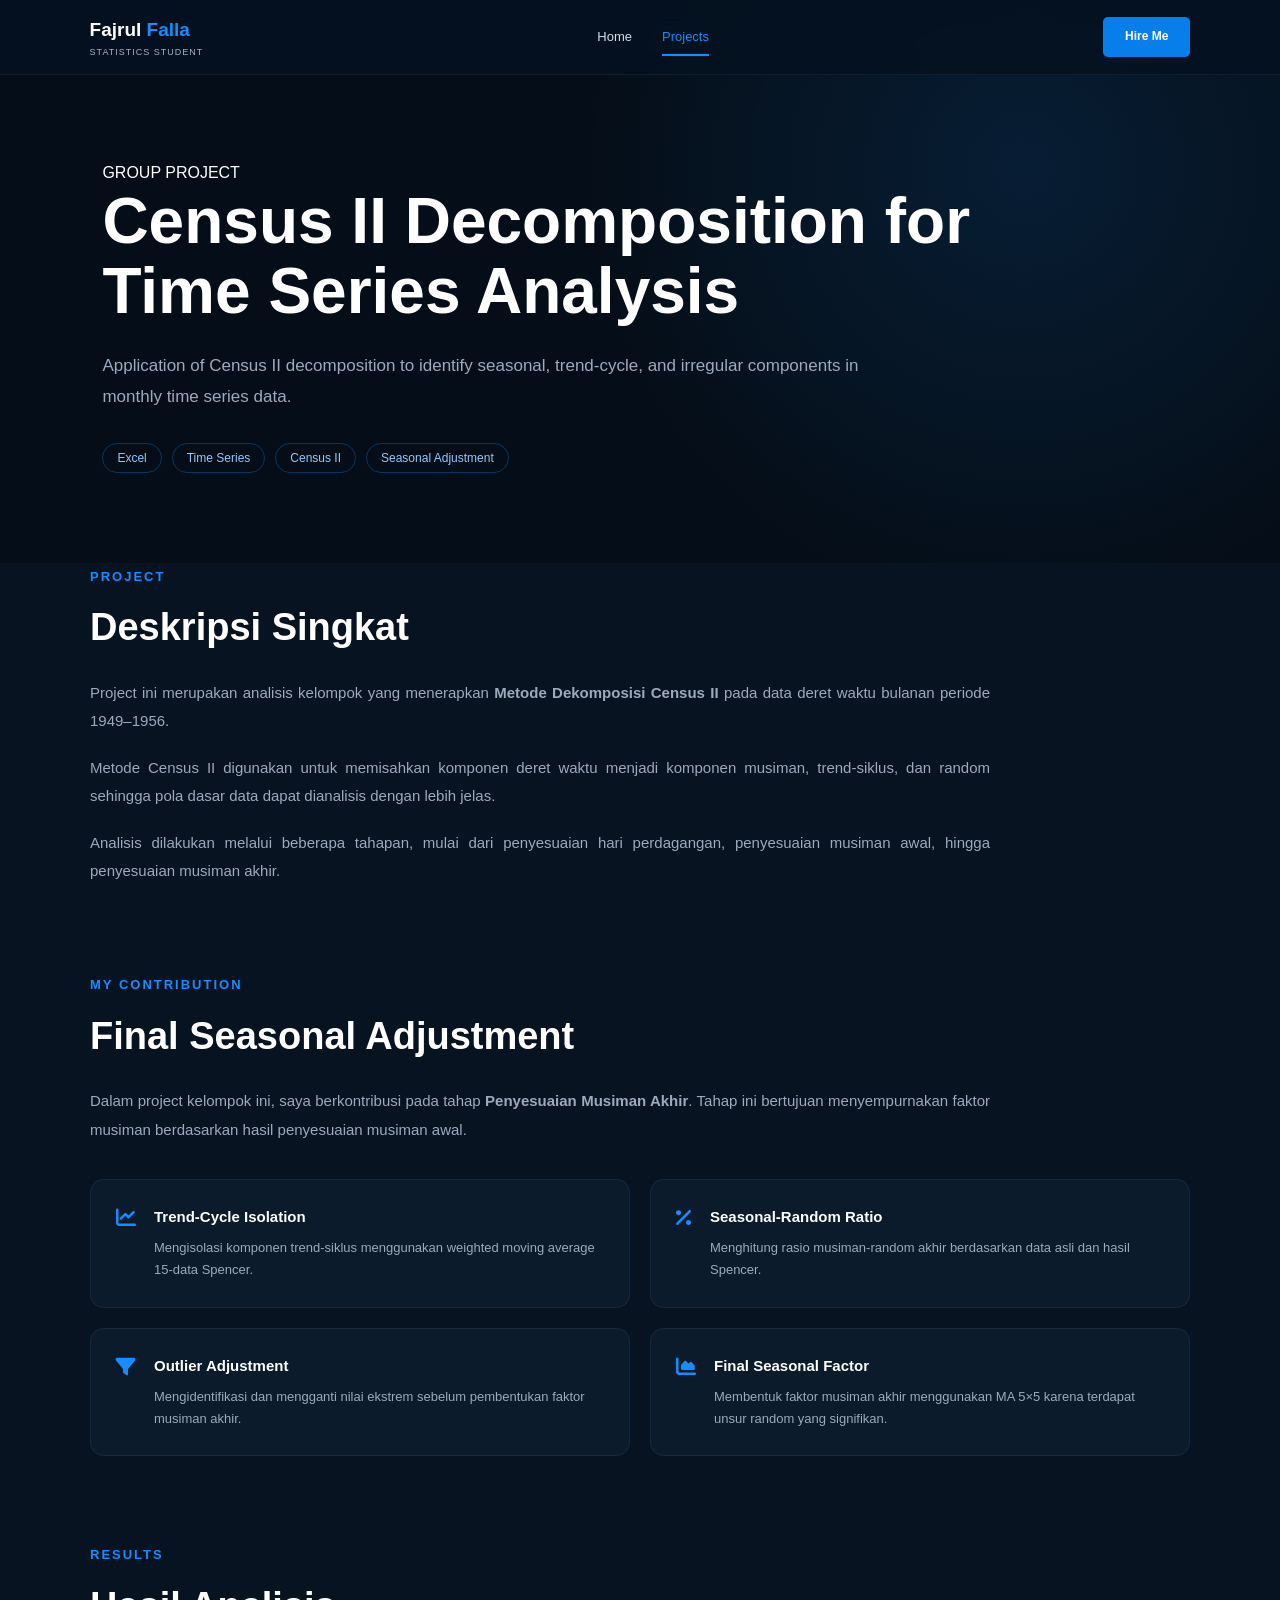
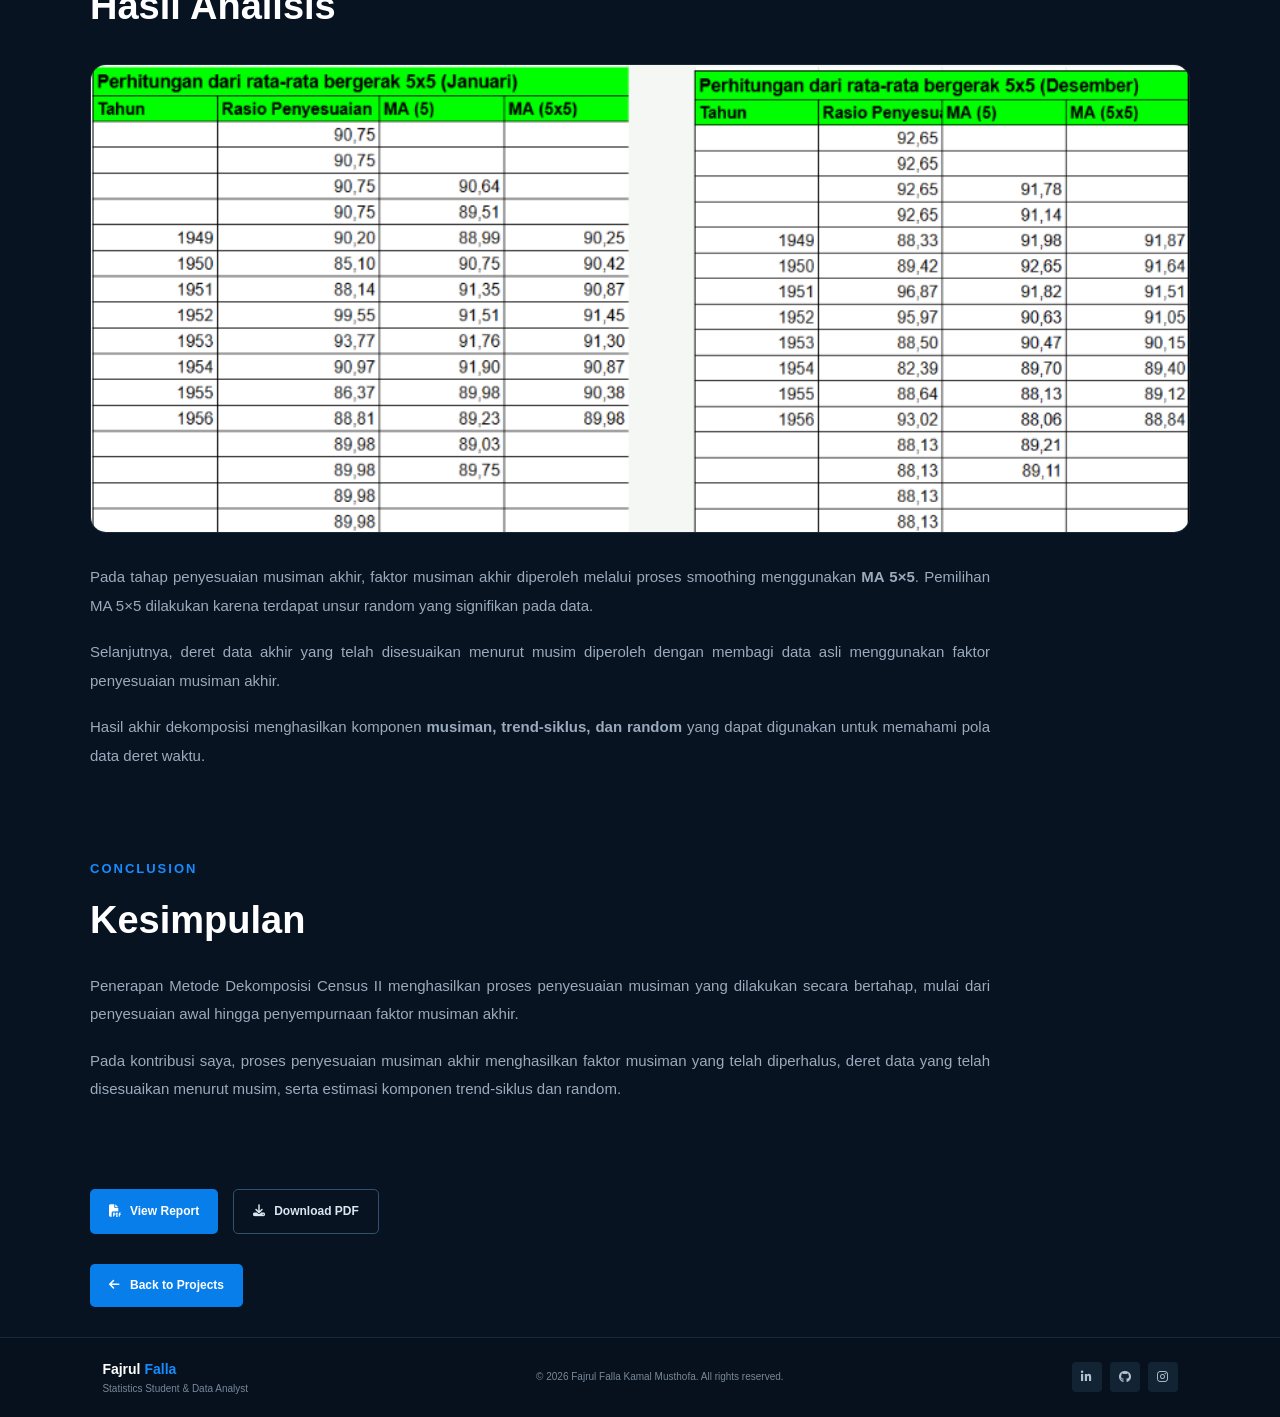
<file: timeseries.html>
<!DOCTYPE html>
<html lang="en">

<head>
    <meta charset="UTF-8">
    <meta name="viewport" content="width=device-width, initial-scale=1.0">

    <title>Census II Decomposition | Fajrul Falla Kamal Musthofa</title>

    <link rel="stylesheet" href="style.css">

    <link
        rel="stylesheet"
        href="https://cdnjs.cloudflare.com/ajax/libs/font-awesome/6.5.2/css/all.min.css"
    >
</head>

<body>

    <!-- ================= NAVBAR ================= -->

    <header class="navbar">

        <div class="logo">
            <h2>Fajrul <span>Falla</span></h2>
            <p>STATISTICS STUDENT</p>
        </div>

        <nav class="nav-menu">
            <a href="index.html" >Home</a>
            <a href="#projects" class="active">Projects</a>
        </nav>

        <a href="index.html#contact" class="nav-button">
            Hire Me
        </a>

    </header>

    <!-- HERO -->
    <section class="project-detail-hero">

        <div class="project-detail-container">

            <span class="detail-label">
                GROUP PROJECT
            </span>

            <h1>
                Census II Decomposition
                for Time Series Analysis
            </h1>

            <p>
                Application of Census II decomposition to identify
                seasonal, trend-cycle, and irregular components
                in monthly time series data.
            </p>

            <div class="detail-tags">
                <span>Excel</span>
                <span>Time Series</span>
                <span>Census II</span>
                <span>Seasonal Adjustment</span>
            </div>

        </div>

    </section>


    <!-- CONTENT -->
    <main class="project-detail-section">

        <div class="project-detail-container">


            <!-- DESCRIPTION -->
            <section class="detail-block">

                <span class="section-label">
                    PROJECT
                </span>

                <h2>
                    Deskripsi Singkat
                </h2>

                <p>
                    Project ini merupakan analisis kelompok yang menerapkan
                    <strong>Metode Dekomposisi Census II</strong> pada data
                    deret waktu bulanan periode 1949–1956.
                </p>

                <p>
                    Metode Census II digunakan untuk memisahkan komponen
                    deret waktu menjadi komponen musiman, trend-siklus,
                    dan random sehingga pola dasar data dapat dianalisis
                    dengan lebih jelas.
                </p>

                <p>
                    Analisis dilakukan melalui beberapa tahapan, mulai dari
                    penyesuaian hari perdagangan, penyesuaian musiman awal,
                    hingga penyesuaian musiman akhir.
                </p>

            </section>


            <!-- MY CONTRIBUTION -->
            <section class="detail-block">

                <span class="section-label">
                    MY CONTRIBUTION
                </span>

                <h2>
                    Final Seasonal Adjustment
                </h2>

                <p>
                    Dalam project kelompok ini, saya berkontribusi pada
                    tahap <strong>Penyesuaian Musiman Akhir</strong>.
                    Tahap ini bertujuan menyempurnakan faktor musiman
                    berdasarkan hasil penyesuaian musiman awal.
                </p>

                <div class="contribution-list">

                    <div class="contribution-item">
                        <i class="fas fa-chart-line"></i>
                        <div>
                            <strong>Trend-Cycle Isolation</strong>
                            <p>
                                Mengisolasi komponen trend-siklus menggunakan
                                weighted moving average 15-data Spencer.
                            </p>
                        </div>
                    </div>

                    <div class="contribution-item">
                        <i class="fas fa-percent"></i>
                        <div>
                            <strong>Seasonal-Random Ratio</strong>
                            <p>
                                Menghitung rasio musiman-random akhir
                                berdasarkan data asli dan hasil Spencer.
                            </p>
                        </div>
                    </div>

                    <div class="contribution-item">
                        <i class="fas fa-filter"></i>
                        <div>
                            <strong>Outlier Adjustment</strong>
                            <p>
                                Mengidentifikasi dan mengganti nilai ekstrem
                                sebelum pembentukan faktor musiman akhir.
                            </p>
                        </div>
                    </div>

                    <div class="contribution-item">
                        <i class="fas fa-chart-area"></i>
                        <div>
                            <strong>Final Seasonal Factor</strong>
                            <p>
                                Membentuk faktor musiman akhir menggunakan
                                MA 5×5 karena terdapat unsur random yang signifikan.
                            </p>
                        </div>
                    </div>

                </div>

            </section>


            <!-- RESULT -->
            <section class="detail-block">

                <span class="section-label">
                    RESULTS
                </span>

                <h2>
                    Hasil Analisis
                </h2>

                <div class="result-image">

                    <img
                        src="./assets/timeseries.png"
                        alt="Hasil Final Seasonal Adjustment Census II"
                    >

                </div>

                <div class="result-description">

                    <p>
                        Pada tahap penyesuaian musiman akhir, faktor musiman
                        akhir diperoleh melalui proses smoothing menggunakan
                        <strong>MA 5×5</strong>. Pemilihan MA 5×5 dilakukan
                        karena terdapat unsur random yang signifikan pada data.
                    </p>

                    <p>
                        Selanjutnya, deret data akhir yang telah disesuaikan
                        menurut musim diperoleh dengan membagi data asli
                        menggunakan faktor penyesuaian musiman akhir.
                    </p>

                    <p>
                        Hasil akhir dekomposisi menghasilkan komponen
                        <strong>musiman, trend-siklus, dan random</strong>
                        yang dapat digunakan untuk memahami pola data
                        deret waktu.
                    </p>

                </div>

            </section>


            <!-- CONCLUSION -->
            <section class="detail-block">

                <span class="section-label">
                    CONCLUSION
                </span>

                <h2>
                    Kesimpulan
                </h2>

                <p>
                    Penerapan Metode Dekomposisi Census II menghasilkan
                    proses penyesuaian musiman yang dilakukan secara bertahap,
                    mulai dari penyesuaian awal hingga penyempurnaan faktor
                    musiman akhir.
                </p>

                <p>
                    Pada kontribusi saya, proses penyesuaian musiman akhir
                    menghasilkan faktor musiman yang telah diperhalus,
                    deret data yang telah disesuaikan menurut musim, serta
                    estimasi komponen trend-siklus dan random.
                </p>

            </section>


            <div class="detail-actions">
                <a href="./assets/timeseries.pdf"
                target="_blank"
                class="btn primary">
                    <i class="fas fa-file-pdf"></i>
                    View Report
                </a>

                <a href="./assets/timeseries.pdf"
                download
                class="btn secondary">
                    <i class="fas fa-download"></i>
                    Download PDF
                </a>
            </div>


            <!-- BACK -->
            <div class="detail-back">

                <a href="projects.html" class="btn primary">
                    <i class="fas fa-arrow-left"></i>
                    Back to Projects
                </a>

            </div>

        </div>

    </main>


    <!-- ================= FOOTER ================= -->

    <footer>

        <div>

            <h3>
                Fajrul <span>Falla</span>
            </h3>

            <p>
                Statistics Student & Data Analyst
            </p>

        </div>


        <p>
            © 2026 Fajrul Falla Kamal Musthofa.
            All rights reserved.
        </p>


        <div class="socials">

            <a href="https://www.linkedin.com/in/fajrul-falla-kamal-musthofa-932a87289/">
                <i class="fa-brands fa-linkedin-in"></i>
            </a>

            <a href="#">
                <i class="fa-brands fa-github"></i>
            </a>

            <a href="#">
                <i class="fa-brands fa-instagram"></i>
            </a>

        </div>

    </footer>


    <script src="script.js"></script>

</body>
</html>
</file>
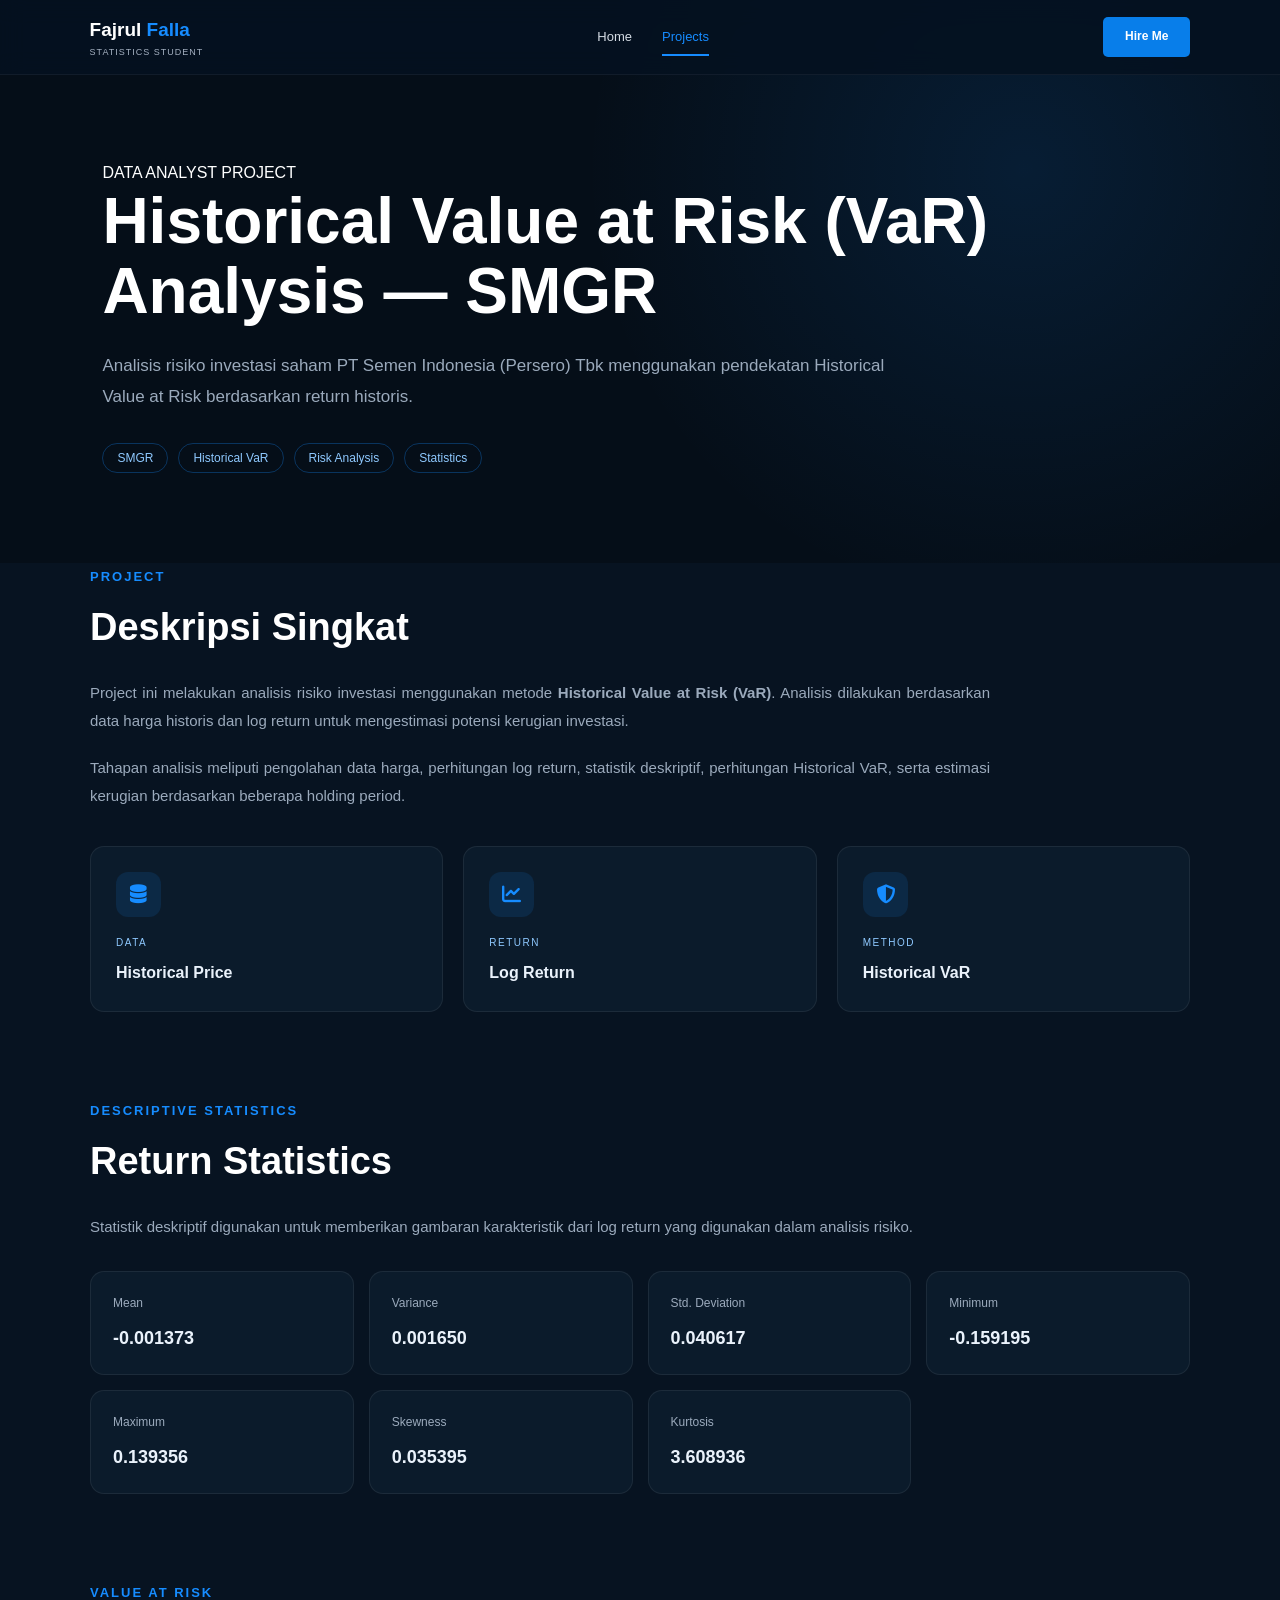
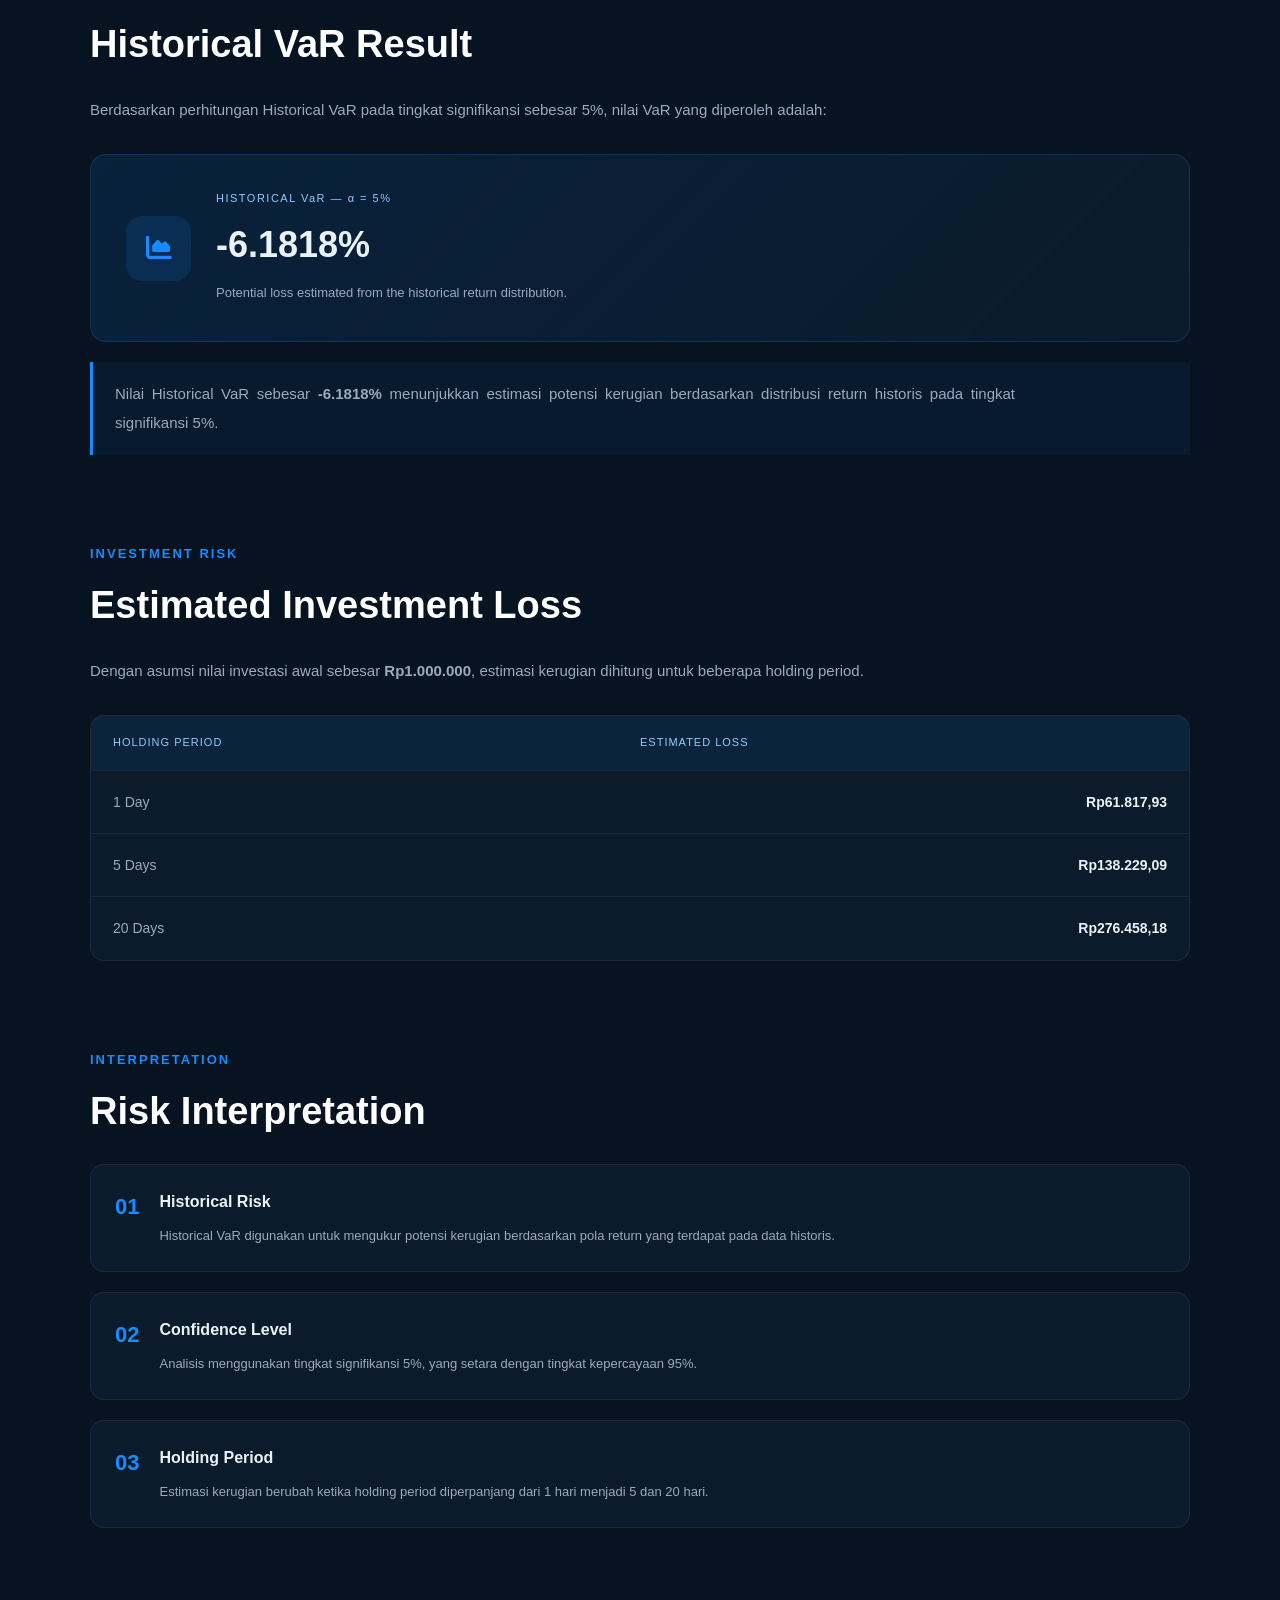
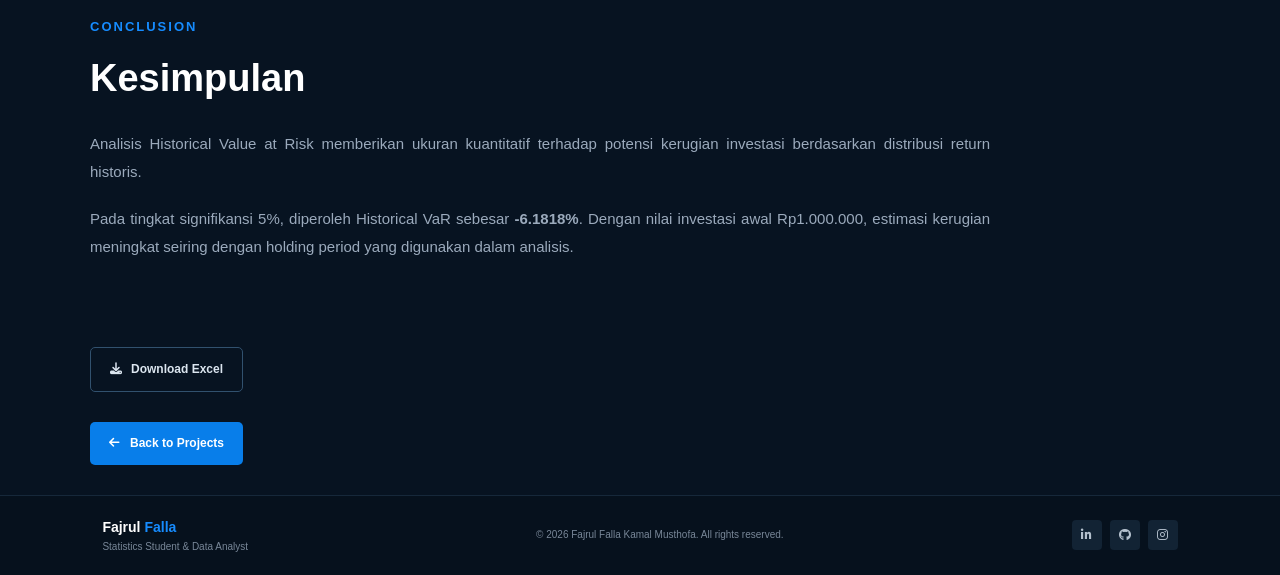
<file: var.html>
<!DOCTYPE html>
<html lang="en">

<head>
    <meta charset="UTF-8">
    <meta name="viewport" content="width=device-width, initial-scale=1.0">

    <title>Value at Risk Analysis | Fajrul Falla Kamal Musthofa</title>

    <link rel="stylesheet" href="style.css">

    <link rel="stylesheet"
        href="https://cdnjs.cloudflare.com/ajax/libs/font-awesome/6.5.2/css/all.min.css">
</head>

<body>

<!-- ================= NAVBAR ================= -->

    <header class="navbar">

        <div class="logo">
            <h2>Fajrul <span>Falla</span></h2>
            <p>STATISTICS STUDENT</p>
        </div>

        <nav class="nav-menu">
            <a href="index.html" >Home</a>
            <a href="#projects" class="active">Projects</a>
        </nav>

        <a href="index.html#contact" class="nav-button">
            Hire Me
        </a>

    </header>


    <!-- HERO -->
    <section class="project-detail-hero">
        <div class="project-detail-container">

            <span class="detail-label">DATA ANALYST PROJECT</span>

            <h1>
                Historical Value at Risk (VaR) Analysis — SMGR
            </h1>

            <p class="detail-hero-description">
                Analisis risiko investasi saham PT Semen Indonesia (Persero) Tbk
                menggunakan pendekatan Historical Value at Risk berdasarkan
                return historis.
            </p>

            <div class="detail-tags">
                <span>SMGR</span>
                <span>Historical VaR</span>
                <span>Risk Analysis</span>
                <span>Statistics</span>
            </div>

        </div>
    </section>


    <!-- MAIN CONTENT -->
    <main class="project-detail-section">

        <div class="project-detail-container">


            <!-- PROJECT OVERVIEW -->
            <section class="detail-block">

                <span class="section-label">
                    PROJECT
                </span>

                <h2>
                    Deskripsi Singkat
                </h2>

                <p>
                    Project ini melakukan analisis risiko investasi
                    menggunakan metode <strong>Historical Value at Risk
                    (VaR)</strong>. Analisis dilakukan berdasarkan data
                    harga historis dan log return untuk mengestimasi
                    potensi kerugian investasi.
                </p>

                <p>
                    Tahapan analisis meliputi pengolahan data harga,
                    perhitungan log return, statistik deskriptif,
                    perhitungan Historical VaR, serta estimasi kerugian
                    berdasarkan beberapa holding period.
                </p>


                <div class="var-info-grid">

                    <div class="var-info-card">

                        <div class="var-info-icon">
                            <i class="fas fa-database"></i>
                        </div>

                        <span>DATA</span>

                        <h3>
                            Historical Price
                        </h3>

                    </div>


                    <div class="var-info-card">

                        <div class="var-info-icon">
                            <i class="fas fa-chart-line"></i>
                        </div>

                        <span>RETURN</span>

                        <h3>
                            Log Return
                        </h3>

                    </div>


                    <div class="var-info-card">

                        <div class="var-info-icon">
                            <i class="fas fa-shield-halved"></i>
                        </div>

                        <span>METHOD</span>

                        <h3>
                            Historical VaR
                        </h3>

                    </div>

                </div>

            </section>


            <!-- DESCRIPTIVE STATISTICS -->
            <section class="detail-block">

                <span class="section-label">
                    DESCRIPTIVE STATISTICS
                </span>

                <h2>
                    Return Statistics
                </h2>

                <p>
                    Statistik deskriptif digunakan untuk memberikan
                    gambaran karakteristik dari log return yang
                    digunakan dalam analisis risiko.
                </p>


                <div class="var-statistics-grid">

                    <div class="var-stat-card">
                        <span>Mean</span>
                        <strong>-0.001373</strong>
                    </div>

                    <div class="var-stat-card">
                        <span>Variance</span>
                        <strong>0.001650</strong>
                    </div>

                    <div class="var-stat-card">
                        <span>Std. Deviation</span>
                        <strong>0.040617</strong>
                    </div>

                    <div class="var-stat-card">
                        <span>Minimum</span>
                        <strong>-0.159195</strong>
                    </div>

                    <div class="var-stat-card">
                        <span>Maximum</span>
                        <strong>0.139356</strong>
                    </div>

                    <div class="var-stat-card">
                        <span>Skewness</span>
                        <strong>0.035395</strong>
                    </div>

                    <div class="var-stat-card">
                        <span>Kurtosis</span>
                        <strong>3.608936</strong>
                    </div>

                </div>

            </section>


            <!-- VAR RESULT -->
            <section class="detail-block">

                <span class="section-label">
                    VALUE AT RISK
                </span>

                <h2>
                    Historical VaR Result
                </h2>

                <p>
                    Berdasarkan perhitungan Historical VaR pada tingkat
                    signifikansi sebesar 5%, nilai VaR yang diperoleh
                    adalah:
                </p>


                <div class="var-main-result">

                    <div class="var-result-icon">
                        <i class="fas fa-chart-area"></i>
                    </div>

                    <div class="var-result-content">

                        <span>
                            HISTORICAL VaR — α = 5%
                        </span>

                        <strong>
                            -6.1818%
                        </strong>

                        <p>
                            Potential loss estimated from the historical
                            return distribution.
                        </p>

                    </div>

                </div>


                <div class="var-explanation">

                    <p>
                        Nilai Historical VaR sebesar
                        <strong>-6.1818%</strong> menunjukkan estimasi
                        potensi kerugian berdasarkan distribusi return
                        historis pada tingkat signifikansi 5%.
                    </p>

                </div>

            </section>


            <!-- INVESTMENT LOSS -->
            <section class="detail-block">

                <span class="section-label">
                    INVESTMENT RISK
                </span>

                <h2>
                    Estimated Investment Loss
                </h2>

                <p>
                    Dengan asumsi nilai investasi awal sebesar
                    <strong>Rp1.000.000</strong>, estimasi kerugian
                    dihitung untuk beberapa holding period.
                </p>


                <div class="holding-period-table">

                    <div class="holding-header">
                        <span>Holding Period</span>
                        <span>Estimated Loss</span>
                    </div>


                    <div class="holding-row">
                        <span>
                            1 Day
                        </span>

                        <strong>
                            Rp61.817,93
                        </strong>
                    </div>


                    <div class="holding-row">
                        <span>
                            5 Days
                        </span>

                        <strong>
                            Rp138.229,09
                        </strong>
                    </div>


                    <div class="holding-row">
                        <span>
                            20 Days
                        </span>

                        <strong>
                            Rp276.458,18
                        </strong>
                    </div>

                </div>

            </section>


            <!-- INTERPRETATION -->
            <section class="detail-block">

                <span class="section-label">
                    INTERPRETATION
                </span>

                <h2>
                    Risk Interpretation
                </h2>


                <div class="var-insights">

                    <div class="var-insight-item">

                        <span class="var-insight-number">
                            01
                        </span>

                        <div>

                            <h3>
                                Historical Risk
                            </h3>

                            <p>
                                Historical VaR digunakan untuk mengukur
                                potensi kerugian berdasarkan pola return
                                yang terdapat pada data historis.
                            </p>

                        </div>

                    </div>


                    <div class="var-insight-item">

                        <span class="var-insight-number">
                            02
                        </span>

                        <div>

                            <h3>
                                Confidence Level
                            </h3>

                            <p>
                                Analisis menggunakan tingkat signifikansi
                                5%, yang setara dengan tingkat kepercayaan
                                95%.
                            </p>

                        </div>

                    </div>


                    <div class="var-insight-item">

                        <span class="var-insight-number">
                            03
                        </span>

                        <div>

                            <h3>
                                Holding Period
                            </h3>

                            <p>
                                Estimasi kerugian berubah ketika holding
                                period diperpanjang dari 1 hari menjadi
                                5 dan 20 hari.
                            </p>

                        </div>

                    </div>

                </div>

            </section>


            <!-- CONCLUSION -->
            <section class="detail-block">

                <span class="section-label">
                    CONCLUSION
                </span>

                <h2>
                    Kesimpulan
                </h2>

                <p>
                    Analisis Historical Value at Risk memberikan ukuran
                    kuantitatif terhadap potensi kerugian investasi
                    berdasarkan distribusi return historis.
                </p>

                <p>
                    Pada tingkat signifikansi 5%, diperoleh Historical
                    VaR sebesar <strong>-6.1818%</strong>. Dengan nilai
                    investasi awal Rp1.000.000, estimasi kerugian
                    meningkat seiring dengan holding period yang
                    digunakan dalam analisis.
                </p>

            </section>

            <div class="detail-actions">

                <a href="./assets/Historical1.xlsx"
                download
                class="btn secondary">
                    <i class="fas fa-download"></i>
                    Download Excel
                </a>

            </div>

            <!-- BACK -->
            <div class="detail-back">

                <a href="projects.html"
                   class="btn primary">

                    <i class="fas fa-arrow-left"></i>

                    Back to Projects

                </a>

            </div>

        </div>

    </main>


<!-- ================= FOOTER ================= -->

    <footer>

        <div>

            <h3>
                Fajrul <span>Falla</span>
            </h3>

            <p>
                Statistics Student & Data Analyst
            </p>

        </div>


        <p>
            © 2026 Fajrul Falla Kamal Musthofa.
            All rights reserved.
        </p>


        <div class="socials">

            <a href="https://www.linkedin.com/in/fajrul-falla-kamal-musthofa-932a87289/">
                <i class="fa-brands fa-linkedin-in"></i>
            </a>

            <a href="#">
                <i class="fa-brands fa-github"></i>
            </a>

            <a href="#">
                <i class="fa-brands fa-instagram"></i>
            </a>

        </div>

    </footer>

</body>
</html>
</file>
<file: style.css>
* {
    margin: 0;
    padding: 0;
    box-sizing: border-box;
}

html {
    scroll-behavior: smooth;
}

body {
    font-family: "Inter", sans-serif;
    background: #071321;
    color: #ffffff;
    line-height: 1.6;
}

a {
    text-decoration: none;
    color: inherit;
}


/* ================= NAVBAR ================= */

.navbar {
    position: fixed;
    top: 0;
    left: 0;

    width: 100%;
    height: 75px;

    display: flex;
    align-items: center;
    justify-content: space-between;

    padding: 0 7%;

    background: rgba(5, 18, 32, 0.88);
    backdrop-filter: blur(12px);

    z-index: 1000;

    border-bottom: 1px solid rgba(255,255,255,0.05);
}

.logo h2 {
    font-size: 19px;
    font-weight: 700;
}

.logo h2 span {
    color: #168cff;
}

.logo p {
    font-size: 9px;
    letter-spacing: 1px;
    color: #a5b1c2;
}

.navbar nav {
    display: flex;
    gap: 30px;
}

.navbar nav a {
    position: relative;

    font-size: 13px;
    color: #d5dce5;

    transition: 0.3s;
}

.navbar nav a:hover,
.navbar nav a.active {
    color: #168cff;
}

.navbar nav a.active::after {
    content: "";

    position: absolute;

    width: 100%;
    height: 2px;

    bottom: -9px;
    left: 0;

    background: #168cff;
}

.nav-button {
    padding: 10px 22px;

    background: #087eea;

    border-radius: 5px;

    font-size: 12px;
    font-weight: 600;

    transition: 0.3s;
}

.nav-button:hover {
    background: #1695ff;
    transform: translateY(-2px);
}

.nav-menu a.active {
    color: #168cff;
}

.nav-menu a {
    color: #9baabc;
    text-decoration: none;
    transition: 0.3s ease;
}

.nav-menu a:hover,
.nav-menu a.active {
    color: #168cff;
}

/* ================= HERO ================= */

.hero {
    min-height: 650px;

    padding: 140px 8% 80px;

    display: flex;
    align-items: center;
    justify-content: space-between;

    position: relative;

    overflow: hidden;

    background:
        radial-gradient(
            circle at 80% 50%,
            rgba(0, 115, 255, 0.16),
            transparent 35%
        );
}

.hero-content {
    max-width: 850px;
}

.hello {
    color: #168cff;

    font-size: 15px;

    margin-bottom: 8px;
}

.hero h1 {
    font-size: clamp(38px, 5vw, 64px);

    line-height: 1.05;

    margin-bottom: 15px;

    font-weight: 800;
}

.hero h2 {
    font-size: 23px;

    color: #e2e8f0;

    margin-bottom: 18px;
}

.hero-description {
    max-width: 520px;

    color: #9eacbd;

    font-size: 14px;
}

.hero-buttons {
    display: flex;

    gap: 12px;

    margin-top: 30px;
}


/* ================= BUTTON ================= */

.btn {
    display: inline-flex;

    align-items: center;
    gap: 9px;

    padding: 12px 19px;

    border-radius: 5px;

    font-size: 12px;
    font-weight: 600;

    transition: 0.3s;
}

.btn.primary {
    background: #087eea;
}

.btn.primary:hover {
    background: #1695ff;

    transform: translateY(-2px);
}

.btn.secondary {
    border: 1px solid #31516e;

    color: #dbe5ef;
}

.btn.secondary:hover {
    border-color: #168cff;

    color: #168cff;
}

/* ================= SECTION ================= */

.section {
    padding: 85px 8%;
}

.section-label,
.section-title p {
    color: #168cff;

    font-size: 11px;

    font-weight: 600;

    letter-spacing: 1.5px;
}

.section-title {
    text-align: center;

    margin-bottom: 45px;
}

.section-title h2 {
    font-size: 32px;

    margin-top: 6px;
}

.section-title h2 span,
.about-text h2 span {
    color: #168cff;
}


/* ================= ABOUT ================= */

.about {
    background: #091827;
}

.about-container {
    display: grid;

    grid-template-columns: 1.2fr 0.8fr;

    gap: 80px;

    margin-top: 20px;

    align-items: center;
}

.about-text h2 {
    font-size: 31px;

    line-height: 1.25;

    margin-bottom: 18px;
}

.about-text p {
    color: #9eacbd;

    font-size: 13px;

    margin-bottom: 12px;

    max-width: 600px;
}

.stats {
    display: flex;

    gap: 45px;

    margin: 25px 0;
}

.stats div {
    display: flex;

    flex-direction: column;
}

.stats strong {
    color: #168cff;

    font-size: 24px;
}

.stats span {
    color: #aeb9c7;

    font-size: 11px;
}


/* ================= INFO CARD ================= */

.info-card {
    padding: 25px;

    background: #0c1b2b;

    border: 1px solid #1b334b;

    border-radius: 7px;
}

.info-item {
    display: flex;

    align-items: center;

    gap: 17px;

    padding: 17px 0;

    border-bottom: 1px solid #1b2d40;
}

.info-item:last-child {
    border-bottom: none;
}

.info-item i {
    color: #168cff;

    font-size: 18px;

    width: 25px;

    text-align: center;
}

.info-item span {
    color: #8c9bad;

    font-size: 10px;
}

.info-item p {
    color: #e4ebf3;

    font-size: 12px;
}


/* ================= SKILLS ================= */

.skills-grid {
    display: grid;

    grid-template-columns:
        repeat(4, 1fr);

    gap: 15px;
}

.skill-card {
    padding: 27px 20px;

    background: #0b1928;

    border: 1px solid #1b3147;

    border-radius: 6px;

    transition: 0.3s;
}

.skill-card:hover {
    transform: translateY(-7px);

    border-color: #168cff;

    box-shadow:
        0 15px 40px rgba(0, 100, 255, 0.08);
}

.skill-card i {
    font-size: 27px;

    color: #168cff;

    margin-bottom: 20px;
}

.skill-card h3 {
    font-size: 15px;

    margin-bottom: 10px;
}

.skill-card p {
    color: #8f9eaf;

    font-size: 11px;
}


/* ================= PROJECTS ================= */

.projects {
    background: #091827;
}

.project-heading {
    display: flex;

    justify-content: space-between;

    align-items: end;

    text-align: left;
}

.project-heading > a {
    color: #168cff;

    font-size: 12px;
}

.projects-grid {
    display: grid;

    grid-template-columns:
        repeat(3, 1fr);

    gap: 18px;
}

.project-card {
    background: #0b1928;

    border: 1px solid #1b3147;

    border-radius: 7px;

    overflow: hidden;

    transition: 0.3s;
}

.project-card:hover {
    transform: translateY(-6px);

    border-color: #168cff;
}

.project-image {
    height: 190px;

    background: #10253a;
}

.project-placeholder {
    height: 100%;

    display: flex;

    align-items: center;
    justify-content: center;

    font-size: 50px;

    color: #168cff;

    background:
        linear-gradient(
            135deg,
            #10283e,
            #071321
        );
}

.project-content {
    padding: 20px;
}

.project-content h3 {
    font-size: 15px;

    margin-bottom: 8px;
}

.project-content p {
    color: #8e9dad;

    font-size: 11px;

    min-height: 55px;
}

.tags {
    display: flex;

    gap: 7px;

    margin-top: 15px;
}

.tags span {
    padding: 5px 9px;

    background: #112c46;

    color: #168cff;

    border-radius: 3px;

    font-size: 9px;
}


/* ================= CONTACT ================= */

.contact {
    padding: 80px 8%;

    text-align: center;

    background:
        linear-gradient(
            110deg,
            #071c35,
            #0b2948
        );
}

.contact-content {
    max-width: 650px;

    margin: auto;
}

.contact-content > p:first-child {
    color: #168cff;

    font-size: 11px;

    letter-spacing: 1.5px;
}

.contact h2 {
    font-size: 35px;

    margin: 8px 0;
}

.contact-content > p:nth-child(3) {
    color: #b3bfcc;

    font-size: 13px;

    margin-bottom: 25px;
}


/* ================= FOOTER ================= */

footer {
    min-height: 80px;

    padding: 20px 8%;

    display: flex;

    justify-content: space-between;

    align-items: center;

    background: #06111d;

    border-top: 1px solid #16283a;
}

footer h3 {
    font-size: 14px;
}

footer h3 span {
    color: #168cff;
}

footer p {
    color: #788798;

    font-size: 10px;
}

.socials {
    display: flex;

    gap: 8px;
}

.socials a {
    width: 30px;
    height: 30px;

    display: flex;

    justify-content: center;
    align-items: center;

    background: #122334;

    border-radius: 4px;

    color: #b4c0cd;

    font-size: 12px;

    transition: 0.3s;
}

.socials a:hover {
    background: #168cff;

    color: white;
}


/* ================= RESPONSIVE ================= */

@media (max-width: 900px) {

    .navbar nav {
        display: none;
    }

    .hero {
        flex-direction: column;

        text-align: center;

        padding-top: 130px;
    }

    .hero-content {
        width: 100%;
    }

    .hero-description {
        margin: auto;
    }

    .hero-buttons {
        justify-content: center;
    }

    .hero-image {
        width: 100%;

        margin-top: 50px;
    }

    .about-container {
        grid-template-columns: 1fr;

        gap: 40px;
    }

    .skills-grid {
        grid-template-columns:
            repeat(2, 1fr);
    }

    .projects-grid {
        grid-template-columns: 1fr;
    }
}


@media (max-width: 600px) {

    .navbar {
        padding: 0 5%;
    }

    .nav-button {
        display: none;
    }

    .hero {
        padding-left: 6%;
        padding-right: 6%;
    }

    .hero h1 {
        font-size: 39px;
    }

    .hero h2 {
        font-size: 18px;
    }

    .hero-buttons {
        flex-direction: column;
    }

    .hero-buttons .btn {
        justify-content: center;
    }

    .image-circle {
        width: 270px;
        height: 270px;
    }

    .image-circle img {
    width: 100%;
    height: 100%;
    object-fit: cover;
    border-radius: 50%;
    object-position: center 25%;
    }

    .profile-placeholder {
        width: 220px;
        height: 220px;

        font-size: 60px;
    }

    .section {
        padding: 65px 6%;
    }

    .skills-grid {
        grid-template-columns: 1fr;
    }

    .stats {
        gap: 20px;
    }

    .project-heading {
        display: block;
    }

    .project-heading > a {
        display: inline-block;

        margin-top: 15px;
    }

    footer {
        flex-direction: column;

        gap: 15px;

        text-align: center;
    }
}

/* =========================
   SKILLS
========================= */

.skills {
    padding: 100px 8%;
    background: #071321;
}

.skills-grid {
    max-width: 1150px;
    margin: 0 auto;

    display: grid;
    grid-template-columns: repeat(3, 1fr);
    gap: 22px;
}

.skill-card {
    padding: 30px;

    background: #0b1b2b;
    border: 1px solid rgba(255, 255, 255, 0.08);
    border-radius: 14px;

    transition: 0.3s ease;
}

.skill-card:hover {
    transform: translateY(-6px);
    border-color: rgba(22, 140, 255, 0.45);
}

/* Data Science - Featured */

.skill-card.featured {
    background: linear-gradient(
        145deg,
        #0d2944,
        #0b1b2b
    );

    border-color: rgba(22, 140, 255, 0.55);
}

.skill-icon {
    width: 48px;
    height: 48px;

    display: flex;
    align-items: center;
    justify-content: center;

    margin-bottom: 22px;

    border-radius: 10px;

    background: rgba(22, 140, 255, 0.1);
    color: #168cff;

    font-size: 20px;
}

.skill-card h3 {
    color: #fff;
    font-size: 20px;
    margin-bottom: 12px;
}

.skill-card p {
    color: #9baabc;
    font-size: 14px;
    line-height: 1.7;

    margin-bottom: 20px;
}

.skill-tags {
    display: flex;
    flex-wrap: wrap;
    gap: 7px;
}

.skill-tags span {
    padding: 6px 9px;

    background: rgba(22, 140, 255, 0.07);
    border: 1px solid rgba(22, 140, 255, 0.15);

    border-radius: 5px;

    color: #8fc9ff;

    font-size: 10px;
}

/* Responsive */

@media (max-width: 900px) {
    .skills-grid {
        grid-template-columns: repeat(2, 1fr);
    }
}

@media (max-width: 600px) {
    .skills {
        padding: 80px 6%;
    }

    .skills-grid {
        grid-template-columns: 1fr;
    }
}

/* =====================================================
   PROJECTS PAGE
   ===================================================== */

/* ---------- Projects Hero ---------- */

.projects-hero {
    min-height: 55vh;
    padding: 150px 8% 90px;
    display: flex;
    align-items: center;
    justify-content: center;
    text-align: center;
    background:
        radial-gradient(
            circle at 50% 20%,
            rgba(22, 140, 255, 0.12),
            transparent 45%
        ),
        #050e18;
}

.projects-hero-content {
    max-width: 800px;
    margin: 0 auto;
}

.section-label {
    display: inline-block;
    margin-bottom: 18px;
    color: #168cff;
    font-size: 13px;
    font-weight: 700;
    letter-spacing: 2px;
}

.projects-hero h1 {
    margin: 0 0 20px;
    color: #ffffff;
    font-size: clamp(40px, 6vw, 68px);
    line-height: 1.1;
    font-weight: 800;
}

.projects-hero h1 span {
    color: #168cff;
}

.projects-hero p {
    max-width: 650px;
    margin: 0 auto;
    color: #9baabc;
    font-size: 16px;
    line-height: 1.8;
}


/* ---------- Projects Section ---------- */

.projects-section {
    padding: 90px 8% 110px;
    background: #071321;
}

.projects-section .section-container {
    max-width: 1200px;
    margin: 0 auto;
}


/* ---------- Filter Buttons ---------- */

.project-filters {
    display: flex;
    justify-content: center;
    align-items: center;
    flex-wrap: wrap;
    gap: 10px;
    margin-bottom: 50px;
}

.filter-btn {
    padding: 10px 18px;
    border: 1px solid rgba(255, 255, 255, 0.1);
    border-radius: 8px;
    background: #0b1b2b;
    color: #9baabc;
    font-family: inherit;
    font-size: 13px;
    font-weight: 500;
    cursor: pointer;
    transition: 0.3s ease;
}

.filter-btn:hover {
    border-color: rgba(22, 140, 255, 0.5);
    color: #ffffff;
}

.filter-btn.active {
    background: #168cff;
    border-color: #168cff;
    color: #ffffff;
}


/* ---------- Projects Grid ---------- */

.projects-grid {
    display: grid;
    grid-template-columns: repeat(3, 1fr);
    gap: 25px;
}


/* ---------- Project Card ---------- */

.project-card {
    overflow: hidden;
    background: #0b1b2b;
    border: 1px solid rgba(255, 255, 255, 0.08);
    border-radius: 16px;
    transition: 0.35s ease;
}

.project-card:hover {
    transform: translateY(-8px);
    border-color: rgba(22, 140, 255, 0.45);
    box-shadow: 0 20px 50px rgba(0, 0, 0, 0.25);
}


/* ---------- Project Image ---------- */

.project-image {
    height: 210px;
    position: relative;
    overflow: hidden;
    display: flex;
    align-items: center;
    justify-content: center;

    background:
        linear-gradient(
            135deg,
            #102a43,
            #071321
        );
}

.project-placeholder {
    width: 80px;
    height: 80px;

    display: flex;
    align-items: center;
    justify-content: center;

    border-radius: 18px;

    background: rgba(22, 140, 255, 0.1);
    border: 1px solid rgba(22, 140, 255, 0.2);

    color: #168cff;
    font-size: 32px;

    transition: 0.3s ease;
}

.project-card:hover .project-placeholder {
    transform: scale(1.08);
    background: rgba(22, 140, 255, 0.15);
}


/* ---------- Category Badge ---------- */

.project-category {
    position: absolute;
    top: 15px;
    left: 15px;

    padding: 7px 11px;

    border-radius: 6px;

    background: rgba(5, 14, 24, 0.85);
    border: 1px solid rgba(255, 255, 255, 0.08);

    color: #8fc9ff;
    font-size: 10px;
    font-weight: 600;
    letter-spacing: 0.5px;

    backdrop-filter: blur(8px);
}


/* ---------- Project Content ---------- */

.project-content {
    padding: 27px;
}

.project-content h3 {
    margin: 0 0 12px;

    color: #ffffff;
    font-size: 20px;
    line-height: 1.3;
}

.project-content p {
    margin: 0 0 20px;

    color: #9baabc;
    font-size: 13px;
    line-height: 1.75;
}


/* ---------- Project Tags ---------- */

.project-tags {
    display: flex;
    flex-wrap: wrap;
    gap: 7px;

    margin-bottom: 25px;
}

.project-tags span {
    padding: 6px 9px;

    border-radius: 5px;

    background: rgba(22, 140, 255, 0.07);
    border: 1px solid rgba(22, 140, 255, 0.15);

    color: #8fc9ff;
    font-size: 10px;
}


/* ---------- Project Links ---------- */

.project-links {
    display: flex;
    align-items: center;
    justify-content: space-between;

    padding-top: 18px;

    border-top: 1px solid rgba(255, 255, 255, 0.07);
}

.project-link {
    display: inline-flex;
    align-items: center;
    gap: 7px;

    color: #9baabc;
    font-size: 12px;
    font-weight: 500;

    text-decoration: none;

    transition: 0.3s ease;
}

.project-link:hover {
    color: #168cff;
}

.project-link i {
    font-size: 13px;
}

.project-link:last-child {
    color: #168cff;
}

.project-link:last-child:hover {
    color: #ffffff;
}

/* =====================================================
   FOOTER
   ===================================================== */

.footer {
    padding: 40px 8% 25px;
    background: #030a11;
    border-top: 1px solid rgba(255, 255, 255, 0.06);
}

.footer-content {
    display: flex;
    align-items: center;
    justify-content: space-between;

    padding-bottom: 30px;

    border-bottom: 1px solid rgba(255, 255, 255, 0.06);
}

.footer-brand .logo {
    text-decoration: none;
}

.footer-brand p {
    margin-top: 10px;

    color: #718096;
    font-size: 12px;
}

.footer-social {
    display: flex;
    gap: 10px;
}

.footer-social a {
    width: 38px;
    height: 38px;

    display: flex;
    align-items: center;
    justify-content: center;

    border-radius: 8px;

    background: #0b1b2b;
    border: 1px solid rgba(255, 255, 255, 0.08);

    color: #9baabc;

    text-decoration: none;

    transition: 0.3s ease;
}

.footer-social a:hover {
    color: #ffffff;
    border-color: #168cff;
    background: rgba(22, 140, 255, 0.1);
}

.footer-bottom {
    padding-top: 20px;
    text-align: center;
}

.footer-bottom p {
    margin: 0;

    color: #5f7185;
    font-size: 11px;
}


/* =====================================================
   PROJECT FILTER ANIMATION
   ===================================================== */

.project-card.hide {
    display: none;
}

.project-card.show {
    display: block;
}


/* =====================================================
   RESPONSIVE
   ===================================================== */

@media (max-width: 1000px) {

    .projects-grid {
        grid-template-columns: repeat(2, 1fr);
    }

}


@media (max-width: 700px) {

    .projects-hero {
        min-height: auto;
        padding: 130px 6% 80px;
    }

    .projects-section {
        padding: 70px 6% 80px;
    }

    .project-filters {
        justify-content: flex-start;
        overflow-x: auto;
        flex-wrap: nowrap;

        padding-bottom: 8px;

        scrollbar-width: none;
    }

    .project-filters::-webkit-scrollbar {
        display: none;
    }

    .filter-btn {
        flex-shrink: 0;
    }

    .projects-grid {
        grid-template-columns: 1fr;
    }

    .project-image {
        height: 220px;
    }

    .project-content {
        padding: 24px;
    }

    .project-cta {
        padding: 80px 6%;
    }

    .footer {
        padding: 35px 6% 20px;
    }

    .footer-content {
        flex-direction: column;
        align-items: flex-start;
        gap: 25px;
    }

}


@media (max-width: 450px) {

    .projects-hero h1 {
        font-size: 38px;
    }

    .project-links {
        gap: 15px;
    }

    .project-link {
        font-size: 11px;
    }

}

/* =====================================================
   CONTACT
   ===================================================== */

.contact {
    padding: 100px 8%;
    background: #071321;
}

.contact .section-container {
    max-width: 1150px;
    margin: 0 auto;
}

.contact-content {
    display: grid;
    grid-template-columns: 1.2fr 0.8fr;
    gap: 70px;
    align-items: center;
}

.contact-text h3 {
    margin-bottom: 18px;
    color: #ffffff;
    font-size: 30px;
}

.contact-text > p {
    max-width: 600px;
    margin-bottom: 35px;
    color: #9baabc;
    font-size: 14px;
    line-height: 1.8;
}

.contact-item {
    display: flex;
    align-items: center;
    gap: 18px;

    width: fit-content;
    margin-bottom: 20px;

    color: inherit;
    text-decoration: none;
}

.contact-icon {
    width: 48px;
    height: 48px;

    display: flex;
    align-items: center;
    justify-content: center;

    border-radius: 10px;

    background: rgba(22, 140, 255, 0.1);
    border: 1px solid rgba(22, 140, 255, 0.15);

    color: #168cff;
    font-size: 18px;

    transition: 0.3s ease;
}

.contact-item:hover .contact-icon {
    background: #168cff;
    color: #ffffff;
    transform: translateY(-2px);
}

.contact-item span {
    display: block;
    margin-bottom: 5px;

    color: #718096;
    font-size: 11px;
}

.contact-item strong {
    color: #ffffff;
    font-size: 13px;
    font-weight: 500;
}

.contact-card {
    padding: 40px;

    background: #0b1b2b;
    border: 1px solid rgba(255, 255, 255, 0.08);
    border-radius: 16px;

    text-align: center;
}

.contact-card-icon {
    width: 60px;
    height: 60px;

    margin: 0 auto 22px;

    display: flex;
    align-items: center;
    justify-content: center;

    border-radius: 14px;

    background: rgba(22, 140, 255, 0.1);
    color: #168cff;

    font-size: 23px;
}

.contact-card h3 {
    margin-bottom: 12px;

    color: #ffffff;
    font-size: 22px;
}

.contact-card p {
    margin-bottom: 25px;

    color: #9baabc;
    font-size: 13px;
    line-height: 1.7;
}


/* ---------- Contact Responsive ---------- */

@media (max-width: 800px) {

    .contact {
        padding: 80px 6%;
    }

    .contact-content {
        grid-template-columns: 1fr;
        gap: 45px;
    }

}

@media (max-width: 500px) {

    .contact-card {
        padding: 30px 22px;
    }

}

/* ========================================
   K-MEDOIDS PROJECT PAGE
======================================== */

.data-source {
    display: flex;
    align-items: center;
    gap: 18px;
    margin-top: 35px;
    padding: 22px;
    background: #0b1b2b;
    border: 1px solid rgba(22, 140, 255, 0.18);
    border-radius: 14px;
}

.data-source-icon {
    width: 48px;
    height: 48px;
    display: flex;
    align-items: center;
    justify-content: center;
    flex-shrink: 0;

    background: rgba(22, 140, 255, 0.08);
    border-radius: 10px;

    color: #168cff;
    font-size: 20px;
}

.data-source-text {
    flex: 1;
}

.data-source-text span {
    display: block;
    color: #168cff;
    font-size: 10px;
    font-weight: 700;
    letter-spacing: 1.5px;
    margin-bottom: 5px;
}

.data-source-text h3 {
    color: #ffffff;
    font-size: 14px;
    font-weight: 500;
}

.source-button {
    display: flex;
    align-items: center;
    gap: 8px;

    padding: 10px 15px;

    color: #8fc9ff;
    border: 1px solid rgba(22, 140, 255, 0.25);
    border-radius: 8px;

    font-size: 12px;
    transition: 0.3s;
}

.source-button:hover {
    background: rgba(22, 140, 255, 0.08);
    color: #ffffff;
}


/* RESULT IMAGE */

.result-image {
    width: 100%;
    margin-top: 35px;
}

.result-image-placeholder {
    min-height: 500px;

    display: flex;
    flex-direction: column;
    align-items: center;
    justify-content: center;

    background: #0b1b2b;

    border: 1px dashed rgba(22, 140, 255, 0.3);
    border-radius: 16px;

    text-align: center;
}

.result-image-placeholder i {
    font-size: 55px;
    color: #168cff;
    margin-bottom: 20px;
}

.result-image-placeholder span {
    color: #ffffff;
    font-size: 16px;
    font-weight: 600;
}

.result-image-placeholder small {
    margin-top: 8px;
    color: #68788a;
}


/* ACTUAL IMAGE */

.result-image img {
    display: block;
    width: 100%;
    max-height: 600px;

    object-fit: contain;

    background: #0b1b2b;
    border-radius: 16px;

    border: 1px solid rgba(255, 255, 255, 0.06);
}


/* RESULT DESCRIPTION */

.result-description {
    margin-top: 30px;
}

.result-description p {
    max-width: 900px;
}


/* CLUSTER SUMMARY */

.cluster-summary {
    display: grid;
    grid-template-columns: repeat(3, 1fr);
    gap: 18px;

    margin-top: 30px;
}

.cluster-item {
    padding: 25px;

    background: #0b1b2b;

    border: 1px solid rgba(255, 255, 255, 0.06);
    border-radius: 14px;
}

.cluster-item span {
    display: block;

    color: #168cff;

    font-size: 14px;
    font-weight: 700;

    margin-bottom: 12px;
}

.cluster-item p {
    font-size: 14px;
    margin: 0;
}


/* MOBILE */

@media (max-width: 700px) {

    .data-source {
        flex-wrap: wrap;
    }

    .data-source-text {
        width: calc(100% - 70px);
    }

    .source-button {
        width: 100%;
        justify-content: center;
    }

    .cluster-summary {
        grid-template-columns: 1fr;
    }

    .result-image-placeholder {
        min-height: 350px;
    }

}

/* ========================================
   K-MEDOIDS - CONTENT FORMATTING
======================================== */

/* Container utama halaman detail */
.project-detail-container {
    width: min(1100px, 100%);
    margin: 0 auto;
}


/* ========================================
   TEXT CONTENT
======================================== */

.detail-block {
    margin-bottom: 85px;
}

.detail-block h2 {
    margin-bottom: 28px;
    font-size: 38px;
    line-height: 1.2;
    color: #ffffff;
}

.detail-block p {
    max-width: 900px;
    margin-bottom: 18px;

    color: #9baabc;
    font-size: 15px;
    line-height: 1.9;

    text-align: justify;
}


/* Supaya paragraf terakhir tidak terlalu jauh */
.detail-block p:last-child {
    margin-bottom: 0;
}


/* ========================================
   PROJECT HERO
======================================== */

.project-detail-hero {
    min-height: 58vh;

    display: flex;
    align-items: center;

    padding: 160px 8% 90px;

    background:
        radial-gradient(
            circle at 80% 30%,
            rgba(22, 140, 255, 0.12),
            transparent 40%
        ),
        #050e18;
}

.project-detail-hero .project-detail-container {
    text-align: left;
}

.project-detail-hero h1 {
    max-width: 950px;

    margin-bottom: 25px;

    font-size: clamp(42px, 5vw, 68px);
    line-height: 1.1;

    color: #ffffff;
}

.project-detail-hero p {
    max-width: 800px;

    margin-bottom: 0;

    color: #9baabc;
    font-size: 17px;
    line-height: 1.8;

    text-align: left;
}


/* ========================================
   TAGS
======================================== */

.detail-tags {
    display: flex;
    flex-wrap: wrap;

    gap: 10px;

    margin-top: 30px;
}

.detail-tags span {
    padding: 8px 14px;

    border: 1px solid rgba(22, 140, 255, 0.3);
    border-radius: 20px;

    color: #8fc9ff;

    font-size: 12px;
    line-height: 1;
}


/* ========================================
   DATA SOURCE
======================================== */

.data-source {
    width: 100%;

    display: flex;
    align-items: center;

    gap: 18px;

    margin-top: 35px;
    padding: 22px 25px;

    box-sizing: border-box;

    background: #0b1b2b;

    border: 1px solid rgba(22, 140, 255, 0.18);
    border-radius: 14px;
}

.data-source-icon {
    width: 48px;
    height: 48px;

    flex-shrink: 0;

    display: flex;
    align-items: center;
    justify-content: center;

    background: rgba(22, 140, 255, 0.08);

    border-radius: 10px;

    color: #168cff;
    font-size: 20px;
}

.data-source-text {
    flex: 1;
}

.data-source-text span {
    display: block;

    margin-bottom: 6px;

    color: #168cff;

    font-size: 10px;
    font-weight: 700;
    letter-spacing: 1.5px;
}

.data-source-text h3 {
    color: #ffffff;

    font-size: 14px;
    font-weight: 500;
    line-height: 1.5;
}

.source-button {
    display: flex;
    align-items: center;
    gap: 8px;

    flex-shrink: 0;

    padding: 10px 15px;

    border: 1px solid rgba(22, 140, 255, 0.25);
    border-radius: 8px;

    color: #8fc9ff;

    font-size: 12px;

    transition: 0.3s;
}

.source-button:hover {
    background: rgba(22, 140, 255, 0.08);
    color: #ffffff;
}


/* ========================================
   RESULT IMAGE
======================================== */

.result-image {
    width: 100%;

    margin-top: 35px;
}

.result-image img {
    display: block;

    width: 100%;
    max-width: 100%;

    max-height: 650px;

    margin: 0 auto;

    object-fit: contain;

    background: #0b1b2b;

    border: 1px solid rgba(255, 255, 255, 0.06);

    border-radius: 16px;
}

.result-image-placeholder {
    width: 100%;
    min-height: 500px;

    display: flex;
    flex-direction: column;
    align-items: center;
    justify-content: center;

    box-sizing: border-box;

    background: #0b1b2b;

    border: 1px dashed rgba(22, 140, 255, 0.3);

    border-radius: 16px;

    text-align: center;
}

.result-image-placeholder i {
    margin-bottom: 20px;

    color: #168cff;

    font-size: 55px;
}

.result-image-placeholder span {
    color: #ffffff;

    font-size: 16px;
    font-weight: 600;
}

.result-image-placeholder small {
    margin-top: 8px;

    color: #68788a;

    font-size: 12px;
}


/* ========================================
   RESULT DESCRIPTION
======================================== */

.result-description {
    margin-top: 30px;
}

.result-description p {
    max-width: 900px;
}


/* ========================================
   CLUSTER SUMMARY
======================================== */

.cluster-summary {
    display: grid;

    grid-template-columns: repeat(3, 1fr);

    gap: 20px;

    margin-top: 35px;
}

.cluster-item {
    min-height: 150px;

    padding: 25px;

    box-sizing: border-box;

    background: #0b1b2b;

    border: 1px solid rgba(255, 255, 255, 0.06);

    border-radius: 14px;

    transition: 0.3s;
}

.cluster-item:hover {
    transform: translateY(-4px);

    border-color: rgba(22, 140, 255, 0.25);
}

.cluster-item span {
    display: block;

    margin-bottom: 12px;

    color: #168cff;

    font-size: 14px;
    font-weight: 700;
}

.cluster-item p {
    margin: 0;

    color: #9baabc;

    font-size: 14px;
    line-height: 1.7;

    text-align: left;
}

.detail-actions {
    display: flex;
    gap: 15px;
    margin-top: -50px;
    flex-wrap: wrap;
}

/* ========================================
   BACK BUTTON
======================================== */

.detail-back {
    margin-top: 30px;
    padding-bottom: 30px;
}

.detail-back .btn {
    display: inline-flex;
    align-items: center;
    gap: 10px;
}


/* ========================================
   RESPONSIVE
======================================== */

@media (max-width: 900px) {

    .project-detail-hero {
        padding: 140px 7% 80px;
    }

    .project-detail-section {
        padding: 80px 7%;
    }

    .cluster-summary {
        grid-template-columns: 1fr;
    }

}


@media (max-width: 600px) {

    .project-detail-hero {
        padding: 125px 6% 70px;
    }

    .project-detail-section {
        padding: 65px 6%;
    }

    .project-detail-hero h1 {
        font-size: 40px;
    }

    .project-detail-hero p {
        font-size: 15px;
    }

    .detail-block {
        margin-bottom: 65px;
    }

    .detail-block h2 {
        font-size: 30px;
    }

    .detail-block p {
        font-size: 14px;
        line-height: 1.8;
    }

    .data-source {
        align-items: flex-start;
        flex-wrap: wrap;
    }

    .data-source-text {
        width: calc(100% - 70px);
    }

    .source-button {
        width: 100%;

        justify-content: center;
    }

    .result-image-placeholder {
        min-height: 350px;
    }

}

.contribution-list {
    display: grid;
    grid-template-columns: repeat(2, 1fr);
    gap: 20px;
    margin-top: 35px;
}

.contribution-item {
    display: flex;
    gap: 18px;
    padding: 25px;
    background: #0b1b2b;
    border: 1px solid rgba(255, 255, 255, 0.06);
    border-radius: 14px;
    transition: 0.3s;
}

.contribution-item:hover {
    transform: translateY(-4px);
    border-color: rgba(22, 140, 255, 0.25);
}

.contribution-item > i {
    flex-shrink: 0;
    color: #168cff;
    font-size: 20px;
    margin-top: 3px;
}

.contribution-item strong {
    display: block;
    margin-bottom: 8px;
    color: #ffffff;
    font-size: 15px;
}

.contribution-item p {
    margin: 0;
    color: #9baabc;
    font-size: 13px;
    line-height: 1.7;
    text-align: left;
}

@media (max-width: 700px) {

    .contribution-list {
        grid-template-columns: 1fr;
    }

}


/* ========================================
   E-COMMERCE DASHBOARD PROJECT
======================================== */

.ecommerce-hero-description {
    max-width: 760px;
    color: #9baabc;
    line-height: 1.8;
    margin-top: 20px;
    margin-bottom: 25px;
    font-size: 15px;
}

/* Project overview cards */

.ecommerce-info-grid {
    display: grid;
    grid-template-columns: repeat(3, 1fr);
    gap: 20px;
    margin-top: 35px;
}

.ecommerce-info-card {
    padding: 25px;
    background: #0b1b2b;
    border: 1px solid rgba(255, 255, 255, 0.07);
    border-radius: 14px;
    transition: 0.3s ease;
}

.ecommerce-info-card:hover {
    transform: translateY(-5px);
    border-color: rgba(22, 140, 255, 0.4);
}

.ecommerce-info-icon {
    width: 45px;
    height: 45px;
    display: flex;
    align-items: center;
    justify-content: center;
    border-radius: 12px;
    background: rgba(22, 140, 255, 0.12);
    color: #168cff;
    font-size: 19px;
    margin-bottom: 18px;
}

.ecommerce-info-card > span {
    display: block;
    color: #8fc9ff;
    font-size: 10px;
    letter-spacing: 1.5px;
    margin-bottom: 9px;
}

.ecommerce-info-card h3 {
    color: #eaf2fb;
    font-size: 16px;
    font-weight: 600;
}


/* Dashboard image */

.dashboard-preview {
    width: 100%;
    margin-top: 28px;
    overflow: hidden;
    border-radius: 14px;
    border: 1px solid rgba(255, 255, 255, 0.1);
    background: #0b1b2b;
    box-shadow: 0 15px 45px rgba(0, 0, 0, 0.2);
}

.dashboard-preview img {
    display: block;
    width: 100%;
    height: auto;
}

.dashboard-caption {
    margin-top: 12px;
    color: #8a9bae;
    font-size: 12px;
    text-align: center;
}


/* KPI metrics */

.ecommerce-metrics-grid {
    display: grid;
    grid-template-columns: repeat(4, 1fr);
    gap: 18px;
    margin-top: 30px;
}

.ecommerce-metric {
    background: #0b1b2b;
    border: 1px solid rgba(255, 255, 255, 0.07);
    border-radius: 14px;
    padding: 24px 20px;
    transition: 0.3s ease;
}

.ecommerce-metric:hover {
    border-color: rgba(22, 140, 255, 0.4);
    transform: translateY(-4px);
}

.metric-icon {
    color: #168cff;
    font-size: 20px;
    margin-bottom: 18px;
}

.ecommerce-metric > span {
    display: block;
    color: #9baabc;
    font-size: 12px;
    margin-bottom: 10px;
}

.ecommerce-metric h3 {
    color: #eaf2fb;
    font-size: 22px;
    font-weight: 600;
    overflow-wrap: anywhere;
}


/* Analysis cards */

.ecommerce-analysis-grid {
    display: grid;
    grid-template-columns: repeat(2, 1fr);
    gap: 20px;
    margin-top: 30px;
}

.ecommerce-analysis-card {
    background: #0b1b2b;
    border: 1px solid rgba(255, 255, 255, 0.07);
    border-radius: 14px;
    padding: 28px;
    transition: 0.3s ease;
}

.ecommerce-analysis-card:hover {
    transform: translateY(-4px);
    border-color: rgba(22, 140, 255, 0.4);
}

.analysis-card-icon {
    width: 45px;
    height: 45px;
    display: flex;
    align-items: center;
    justify-content: center;
    border-radius: 12px;
    background: rgba(22, 140, 255, 0.12);
    color: #168cff;
    font-size: 19px;
    margin-bottom: 20px;
}

.ecommerce-analysis-card h3 {
    color: #eaf2fb;
    font-size: 17px;
    margin-bottom: 12px;
}

.ecommerce-analysis-card p {
    color: #9baabc;
    font-size: 13px;
    line-height: 1.8;
}


/* Observations */

.ecommerce-insights {
    display: flex;
    flex-direction: column;
    gap: 20px;
    margin-top: 30px;
}

.ecommerce-insight-item {
    display: flex;
    gap: 20px;
    padding: 24px;
    border-radius: 14px;
    background: #0b1b2b;
    border: 1px solid rgba(255, 255, 255, 0.07);
}

.insight-number {
    flex-shrink: 0;
    color: #168cff;
    font-size: 22px;
    font-weight: 700;
}

.ecommerce-insight-item h3 {
    color: #eaf2fb;
    font-size: 16px;
    margin-bottom: 9px;
}

.ecommerce-insight-item p {
    color: #9baabc;
    font-size: 13px;
    line-height: 1.8;
}

.ecommerce-note {
    margin-top: 22px;
    padding: 16px 20px;
    border-left: 3px solid #168cff;
    background: rgba(22, 140, 255, 0.06);
    color: #9baabc;
    font-size: 12px;
    line-height: 1.8;
}


/* Responsive */

@media (max-width: 1000px) {
    .ecommerce-metrics-grid {
        grid-template-columns: repeat(2, 1fr);
    }

    .ecommerce-info-grid {
        grid-template-columns: repeat(3, 1fr);
    }
}

@media (max-width: 700px) {
    .ecommerce-info-grid {
        grid-template-columns: 1fr;
    }

    .ecommerce-analysis-grid {
        grid-template-columns: 1fr;
    }

    .ecommerce-metrics-grid {
        grid-template-columns: repeat(2, 1fr);
    }

    .ecommerce-metric {
        padding: 20px 15px;
    }

    .ecommerce-metric h3 {
        font-size: 18px;
    }

    .ecommerce-insight-item {
        padding: 20px;
        gap: 14px;
    }

    .ecommerce-hero-description {
        font-size: 14px;
    }
}

@media (max-width: 400px) {
    .ecommerce-metrics-grid {
        grid-template-columns: 1fr;
    }
}

/* ========================================
   VALUE AT RISK PROJECT
======================================== */

.var-hero-description {
    max-width: 760px;
    color: #9baabc;
    line-height: 1.8;
    margin-top: 20px;
    margin-bottom: 25px;
    font-size: 15px;
}


/* INFO CARDS */

.var-info-grid {
    display: grid;
    grid-template-columns: repeat(3, 1fr);
    gap: 20px;
    margin-top: 35px;
}

.var-info-card {
    padding: 25px;
    background: #0b1b2b;
    border: 1px solid rgba(255, 255, 255, 0.07);
    border-radius: 14px;
    transition: 0.3s ease;
}

.var-info-card:hover {
    transform: translateY(-5px);
    border-color: rgba(22, 140, 255, 0.4);
}

.var-info-icon {
    width: 45px;
    height: 45px;

    display: flex;
    align-items: center;
    justify-content: center;

    border-radius: 12px;

    background: rgba(22, 140, 255, 0.12);
    color: #168cff;

    font-size: 19px;

    margin-bottom: 18px;
}

.var-info-card > span {
    display: block;

    color: #8fc9ff;

    font-size: 10px;
    letter-spacing: 1.5px;

    margin-bottom: 9px;
}

.var-info-card h3 {
    color: #eaf2fb;
    font-size: 16px;
}


/* DESCRIPTIVE STATISTICS */

.var-statistics-grid {
    display: grid;
    grid-template-columns: repeat(4, 1fr);

    gap: 15px;

    margin-top: 30px;
}

.var-stat-card {
    padding: 22px;

    background: #0b1b2b;

    border: 1px solid rgba(255, 255, 255, 0.07);

    border-radius: 14px;
}

.var-stat-card span {
    display: block;

    color: #9baabc;

    font-size: 12px;

    margin-bottom: 10px;
}

.var-stat-card strong {
    color: #eaf2fb;

    font-size: 18px;

    font-weight: 600;
}


/* MAIN VAR RESULT */

.var-main-result {
    display: flex;

    align-items: center;

    gap: 25px;

    margin-top: 30px;

    padding: 35px;

    border-radius: 16px;

    background:
        linear-gradient(
            135deg,
            rgba(22, 140, 255, 0.12),
            rgba(11, 27, 43, 1)
        );

    border: 1px solid rgba(22, 140, 255, 0.2);
}

.var-result-icon {
    width: 65px;
    height: 65px;

    flex-shrink: 0;

    display: flex;
    align-items: center;
    justify-content: center;

    border-radius: 16px;

    background: rgba(22, 140, 255, 0.12);

    color: #168cff;

    font-size: 26px;
}

.var-result-content span {
    display: block;

    color: #8fc9ff;

    font-size: 11px;

    letter-spacing: 1.5px;

    margin-bottom: 8px;
}

.var-result-content strong {
    display: block;

    color: #eaf2fb;

    font-size: 36px;

    margin-bottom: 8px;
}

.var-result-content p {
    color: #9baabc;

    font-size: 13px;
}


/* EXPLANATION */

.var-explanation {
    margin-top: 20px;

    padding: 18px 22px;

    border-left: 3px solid #168cff;

    background: rgba(22, 140, 255, 0.06);

    color: #9baabc;

    font-size: 13px;

    line-height: 1.8;
}


/* HOLDING PERIOD */

.holding-period-table {
    margin-top: 30px;

    overflow: hidden;

    border-radius: 14px;

    border: 1px solid rgba(255, 255, 255, 0.07);

    background: #0b1b2b;
}

.holding-header,
.holding-row {
    display: grid;

    grid-template-columns: 1fr 1fr;

    align-items: center;
}

.holding-header {
    padding: 18px 22px;

    background: rgba(22, 140, 255, 0.08);

    color: #8fc9ff;

    font-size: 11px;

    text-transform: uppercase;

    letter-spacing: 1px;
}

.holding-row {
    padding: 20px 22px;

    border-top: 1px solid rgba(255, 255, 255, 0.06);

    color: #9baabc;

    font-size: 14px;
}

.holding-row strong {
    color: #eaf2fb;

    text-align: right;

    font-weight: 600;
}


/* INSIGHTS */

.var-insights {
    display: flex;

    flex-direction: column;

    gap: 20px;

    margin-top: 30px;
}

.var-insight-item {
    display: flex;

    gap: 20px;

    padding: 24px;

    border-radius: 14px;

    background: #0b1b2b;

    border: 1px solid rgba(255, 255, 255, 0.07);
}

.var-insight-number {
    flex-shrink: 0;

    color: #168cff;

    font-size: 22px;

    font-weight: 700;
}

.var-insight-item h3 {
    color: #eaf2fb;

    font-size: 16px;

    margin-bottom: 9px;
}

.var-insight-item p {
    color: #9baabc;

    font-size: 13px;

    line-height: 1.8;
}


/* DOWNLOAD */

.detail-actions {
    display: flex;

    gap: 15px;

    margin-top: 40px;

    margin-bottom: 20px;

    flex-wrap: wrap;
}


/* RESPONSIVE */

@media (max-width: 1000px) {

    .var-statistics-grid {
        grid-template-columns: repeat(2, 1fr);
    }

}

@media (max-width: 700px) {

    .var-info-grid {
        grid-template-columns: 1fr;
    }

    .var-statistics-grid {
        grid-template-columns: 1fr 1fr;
    }

    .var-main-result {
        padding: 25px;
    }

    .var-result-content strong {
        font-size: 30px;
    }

}

@media (max-width: 450px) {

    .var-statistics-grid {
        grid-template-columns: 1fr;
    }

    .var-main-result {
        flex-direction: column;
        align-items: flex-start;
    }

    .holding-header,
    .holding-row {
        grid-template-columns: 1fr 1fr;
    }

}

/* =========================================================
   PORTFOLIO OPTIMIZATION PROJECT
   ========================================================= */

.portfolio-info-grid {
    display: grid;
    grid-template-columns: repeat(4, 1fr);
    gap: 18px;
    margin-top: 30px;
}

.portfolio-info-card {
    padding: 25px;
    background: #0b1b2b;
    border: 1px solid rgba(255, 255, 255, 0.07);
    border-radius: 14px;
    transition: 0.3s ease;
}

.portfolio-info-card:hover {
    transform: translateY(-5px);
    border-color: rgba(22, 140, 255, 0.4);
}

.portfolio-info-card span {
    display: block;
    font-size: 11px;
    letter-spacing: 1.5px;
    color: #7d8da1;
    margin-bottom: 10px;
}

.portfolio-info-card strong {
    display: block;
    font-size: 22px;
    color: #ffffff;
    margin-bottom: 8px;
}

.portfolio-info-card p {
    margin: 0;
    color: #9baabc;
    font-size: 13px;
    line-height: 1.6;
}


/* Selected Stocks */

.selected-stocks {
    display: grid;
    grid-template-columns: repeat(4, 1fr);
    gap: 15px;
    margin-top: 30px;
}

.stock-card {
    padding: 22px;
    background: #0b1b2b;
    border: 1px solid rgba(255, 255, 255, 0.07);
    border-radius: 14px;
    text-align: center;
    transition: 0.3s ease;
}

.stock-card:hover {
    transform: translateY(-5px);
    border-color: rgba(22, 140, 255, 0.45);
}

.stock-card strong {
    display: block;
    font-size: 22px;
    color: #168cff;
    margin-bottom: 8px;
}

.stock-card span {
    color: #9baabc;
    font-size: 13px;
}


/* Portfolio Weight */

.portfolio-weight {
    margin-top: 30px;
}

.weight-item {
    margin-bottom: 20px;
}

.weight-header {
    display: flex;
    justify-content: space-between;
    margin-bottom: 8px;
}

.weight-header span {
    color: #d8e1eb;
    font-size: 14px;
}

.weight-header strong {
    color: #168cff;
    font-size: 14px;
}

.weight-bar {
    width: 100%;
    height: 8px;
    background: #122437;
    border-radius: 20px;
    overflow: hidden;
}

.weight-fill {
    height: 100%;
    background: #168cff;
    border-radius: 20px;
}


/* Performance Result */

.portfolio-result {
    display: grid;
    grid-template-columns: repeat(2, 1fr);
    gap: 20px;
    margin: 30px 0;
}

.portfolio-result-card {
    padding: 30px;
    background: #0b1b2b;
    border: 1px solid rgba(22, 140, 255, 0.18);
    border-radius: 16px;
    text-align: center;
}

.portfolio-result-card span {
    display: block;
    color: #7d8da1;
    font-size: 11px;
    letter-spacing: 1.5px;
    margin-bottom: 12px;
}

.portfolio-result-card strong {
    display: block;
    color: #168cff;
    font-size: 32px;
    margin-bottom: 8px;
}

.portfolio-result-card p {
    margin: 0;
    color: #9baabc;
    font-size: 13px;
}


/* Responsive */

@media (max-width: 1000px) {

    .portfolio-info-grid {
        grid-template-columns: repeat(2, 1fr);
    }

    .selected-stocks {
        grid-template-columns: repeat(2, 1fr);
    }

}

@media (max-width: 700px) {

    .portfolio-info-grid {
        grid-template-columns: 1fr;
    }

    .selected-stocks {
        grid-template-columns: 1fr 1fr;
    }

    .portfolio-result {
        grid-template-columns: 1fr;
    }

}

@media (max-width: 500px) {

    .selected-stocks {
        grid-template-columns: 1fr;
    }

}
</file>
